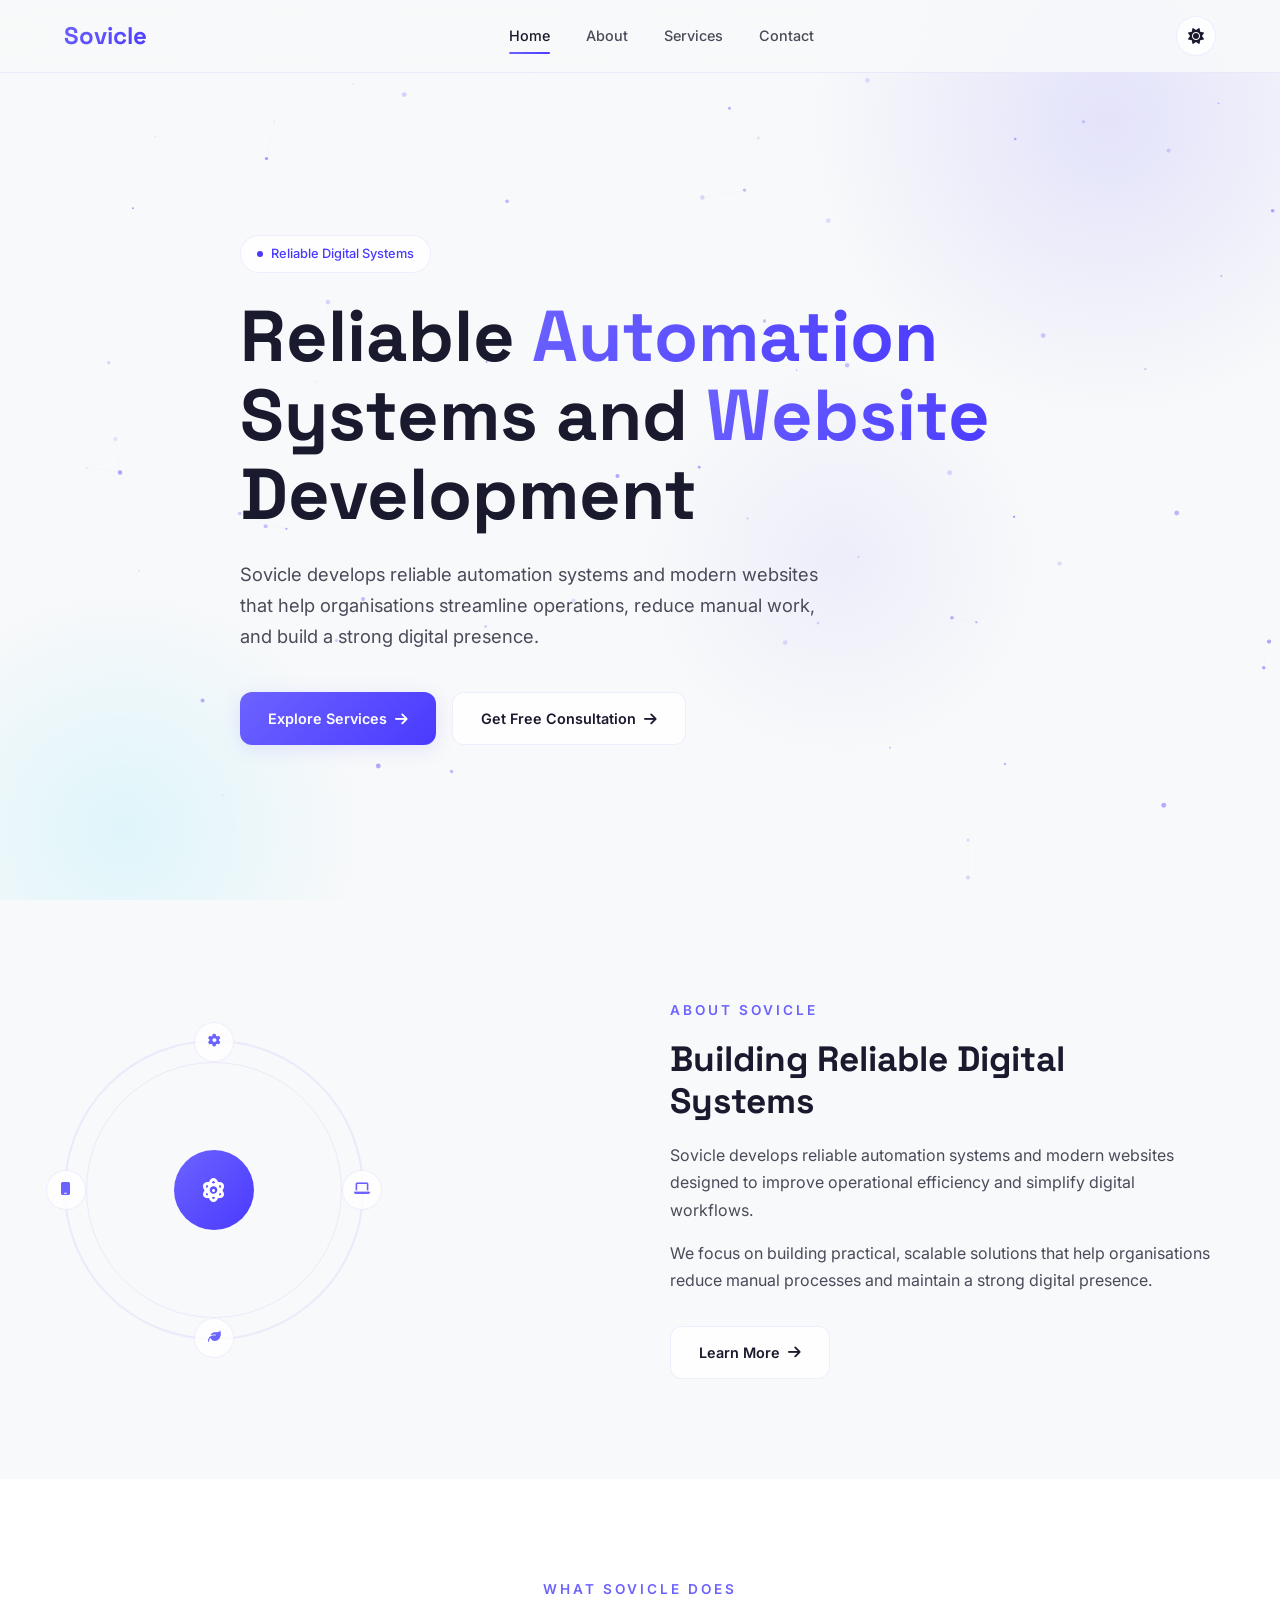
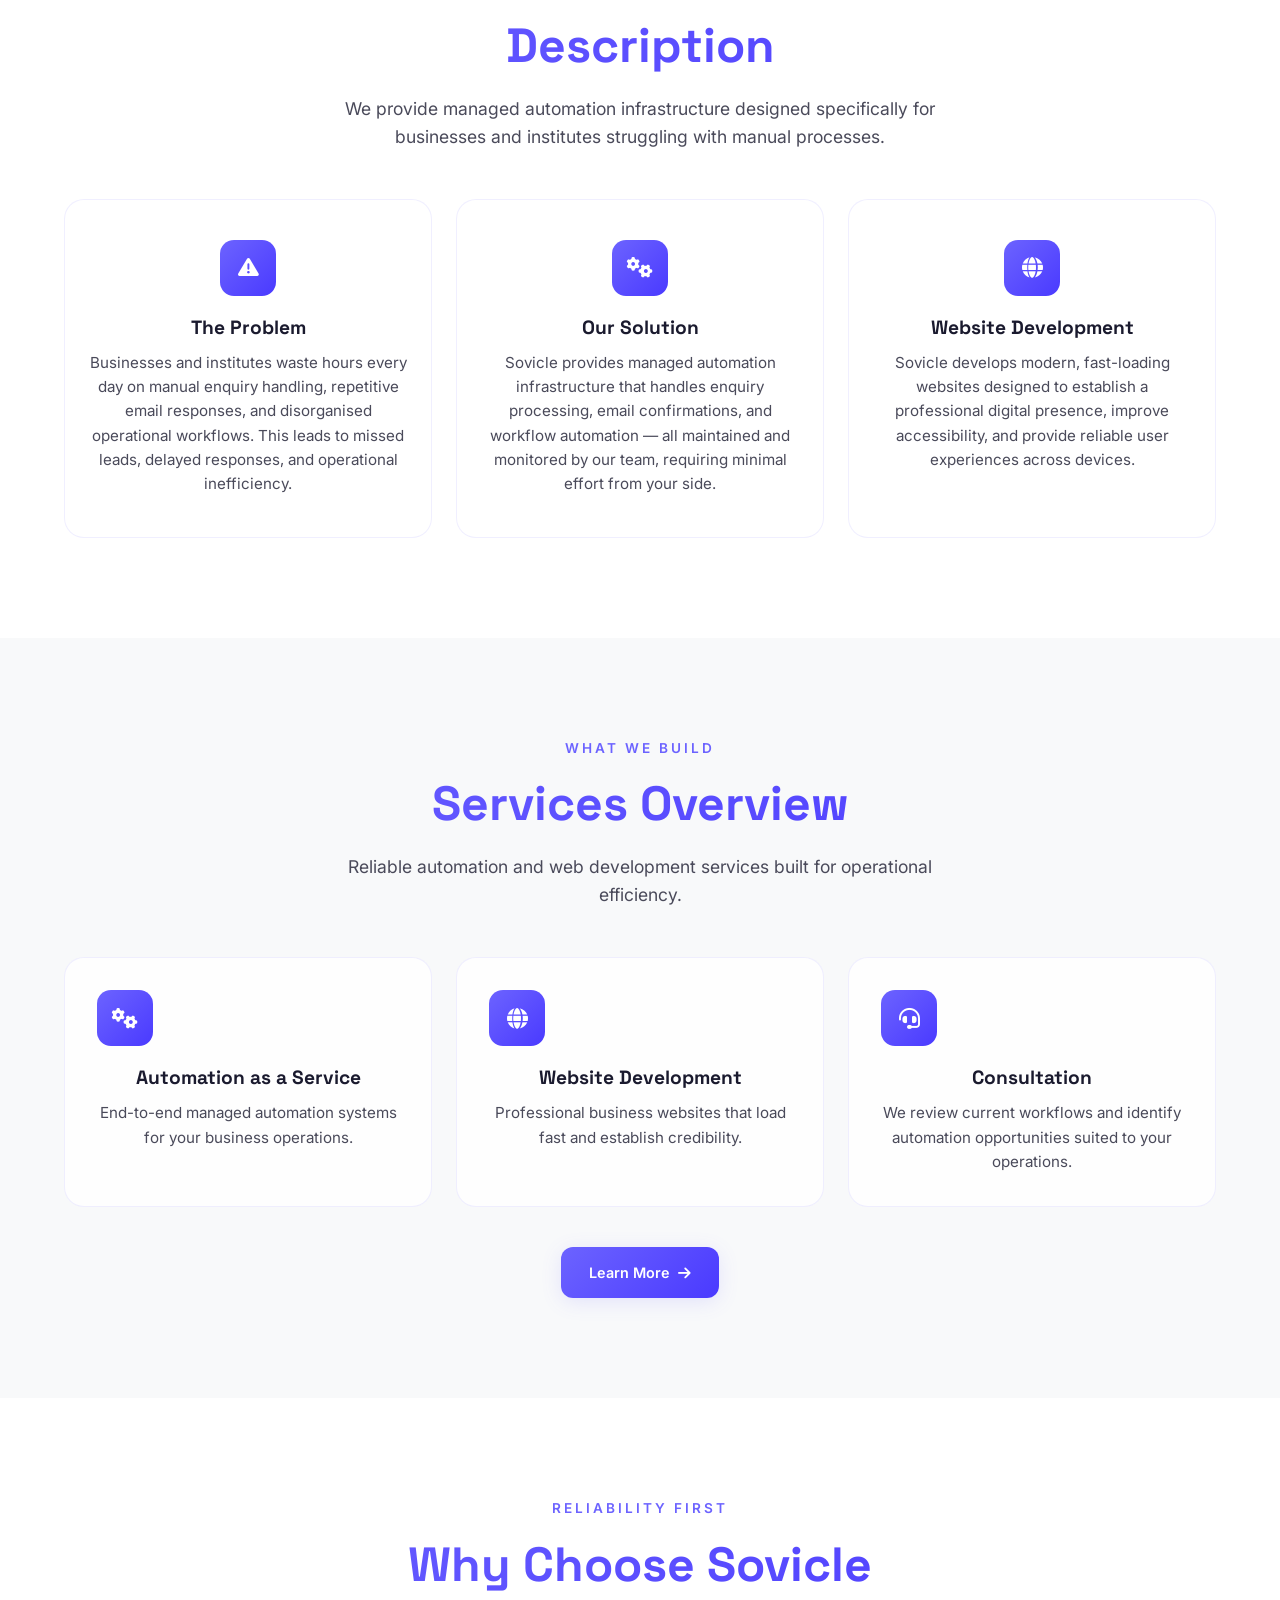
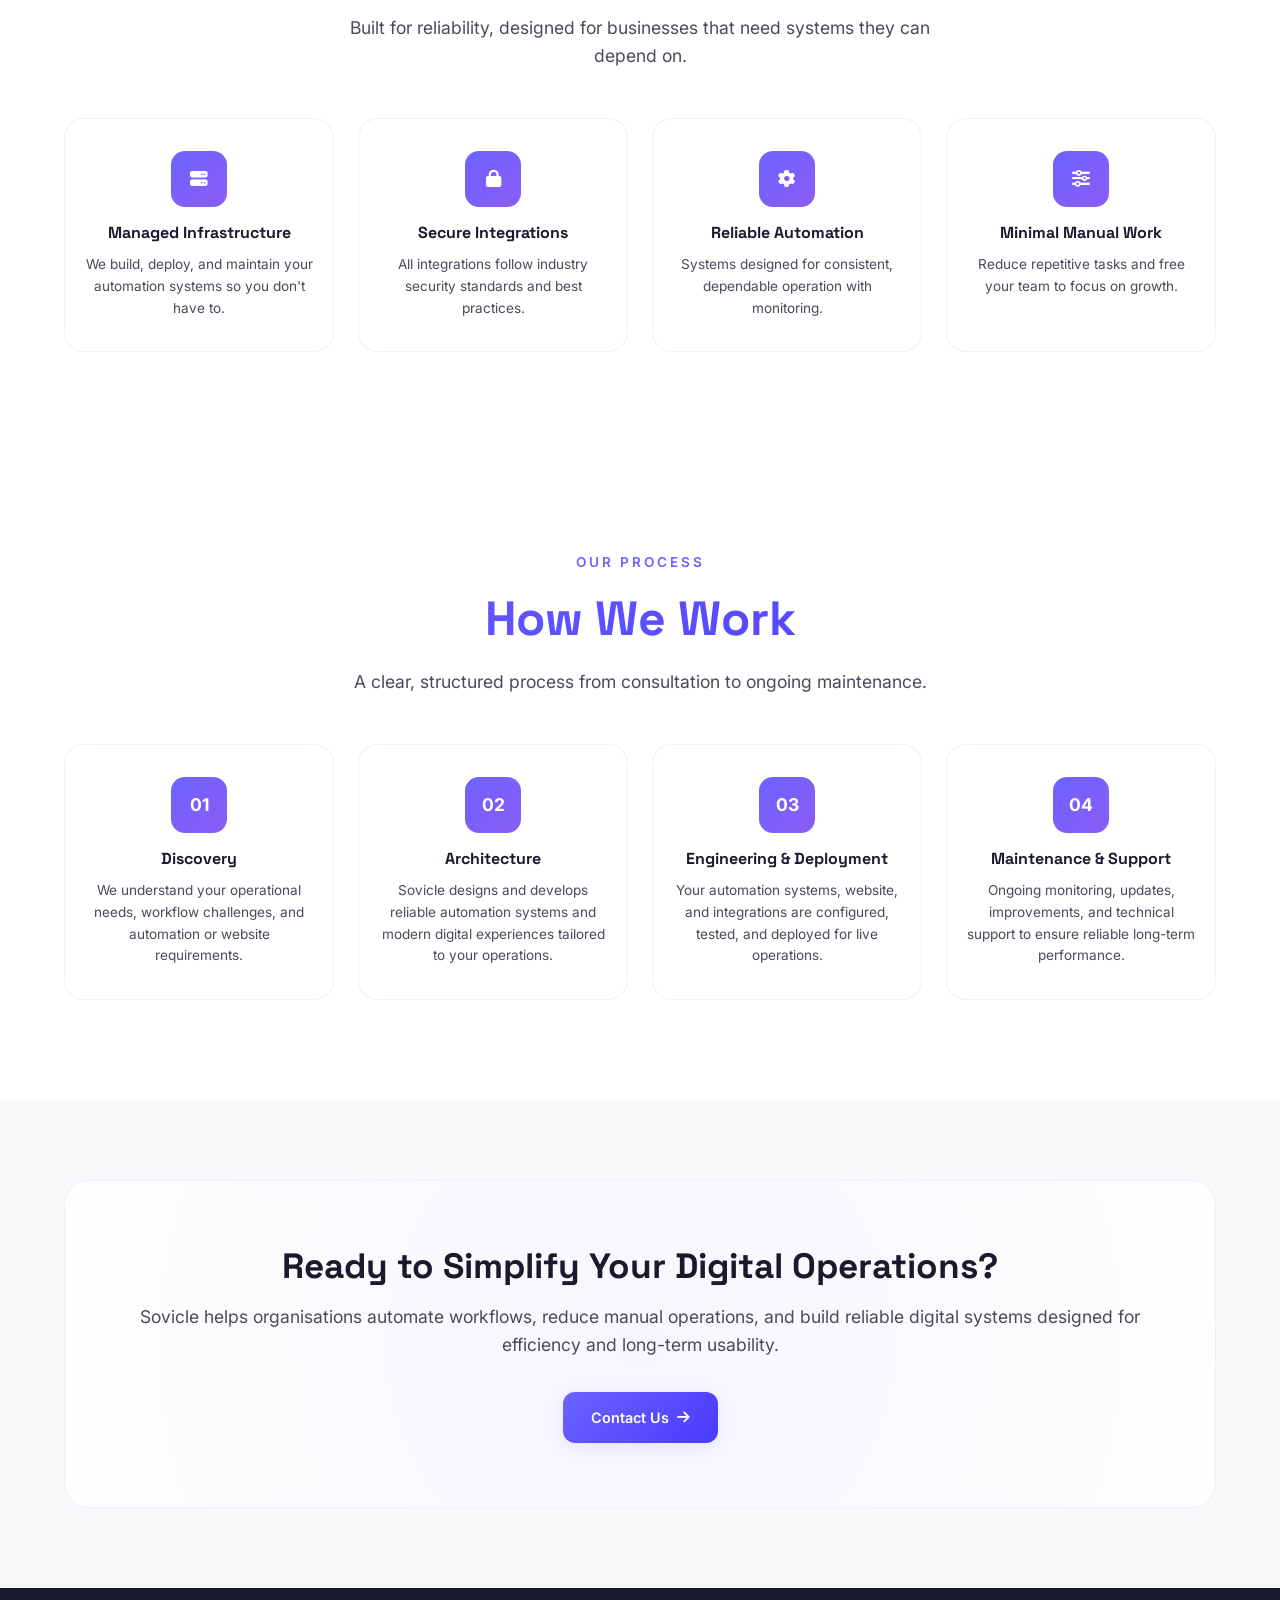
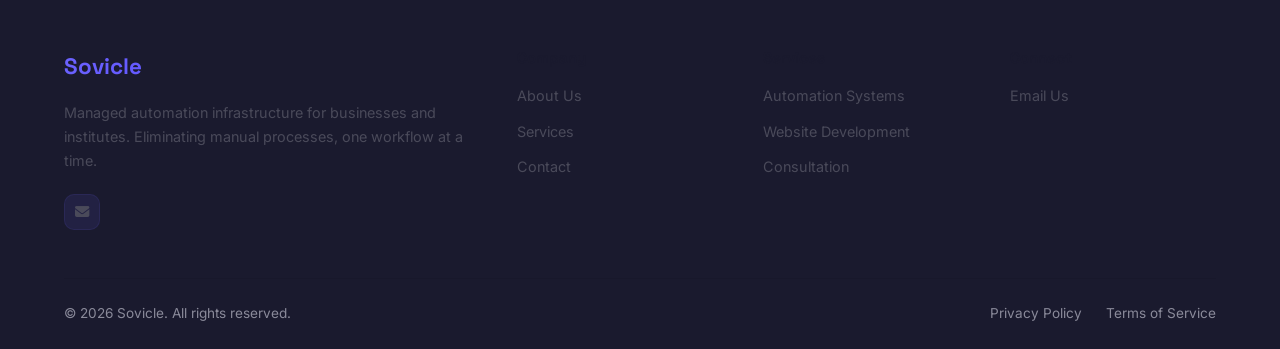
<file: index.html>
<!DOCTYPE html>
<html lang="en">
<head>
  <meta charset="UTF-8">
  <meta name="viewport" content="width=device-width, initial-scale=1.0">
  <meta name="description" content="Sovicle - Pioneering digital sovereignty, automation, and intelligent systems for the future of technology.">
  <meta name="keywords" content="Sovicle, digital sovereignty, automation, intelligent systems, future technology">
  <title>Sovicle</title>
  <link rel="stylesheet" href="https://cdnjs.cloudflare.com/ajax/libs/font-awesome/6.5.2/css/all.min.css">
  <link rel="stylesheet" href="style.css">
  <link rel="icon" type="image/png" href="favicon.png">
</head>
<body>
  <!-- Navbar -->
  <nav class="navbar">
    <div class="container">
      <a href="index" class="nav-brand">Sovicle</a>
      <div class="nav-links">
        <a href="index" class="active">Home</a>
        <a href="about">About</a>
        <a href="services">Services</a>
        <a href="contact">Contact</a>
      </div>
      <div class="nav-actions">
        <button class="theme-toggle" aria-label="Toggle theme">
          <i class="fas fa-moon"></i>
          <i class="fas fa-sun"></i>
        </button>
        <div class="hamburger" aria-label="Menu">
          <span></span>
          <span></span>
          <span></span>
        </div>
      </div>
    </div>
  </nav>

  <!-- Hero Section -->
  <section class="hero">
    <div class="hero-bg">
      <div class="hero-gradient-1"></div>
      <div class="hero-gradient-2"></div>
      <div class="hero-gradient-3"></div>
      <canvas id="particles-canvas"></canvas>
    </div>
    <div class="container">
      <div class="hero-content">
        <div class="hero-label">
          <span class="dot"></span>
          Reliable Digital Systems
        </div>
        <h1>Reliable <span class="gradient-text">Automation </span>Systems and <span class="gradient-text">Website </span>Development</h1>
        <p class="hero-description">Sovicle develops reliable automation systems and modern websites that help organisations streamline operations, reduce manual work, and build a strong digital presence.</p>
        <div class="hero-buttons">
          <a href="services" class="btn btn-primary">Explore Services <i class="fas fa-arrow-right"></i></a>
          <a href="contact" class="btn btn-secondary">Get Free Consultation <i class="fas fa-arrow-right"></i></a>
        </div>
      </div>
    </div>
  </section>

  <!-- About -->
  <section class="section">
    <div class="container">
      <div class="about-grid reveal">
        <div class="ecosystem-circle">
          <div class="ecosystem-center"><i class="fas fa-atom"></i></div>
          <div class="ecosystem-node"><i class="fas fa-cog"></i></div>
          <div class="ecosystem-node"><i class="fas fa-laptop"></i></div>
          <div class="ecosystem-node"><i class="fas fa-leaf"></i></div>
          <div class="ecosystem-node"><i class="fas fa-mobile"></i></div>
        </div>
        <div class="about-text">
          <span class="section-label">About Sovicle</span>
          <h2>Building Reliable Digital Systems</h2>
          <p>Sovicle develops reliable automation systems and modern websites designed to improve operational efficiency and simplify digital workflows.</p>
          <p>We focus on building practical, scalable solutions that help organisations reduce manual processes and maintain a strong digital presence.</p>
          <a href="about" class="btn btn-secondary" style="margin-top: 16px;">Learn More <i class="fas fa-arrow-right"></i></a>
        </div>
      </div>
    </div>
  </section>


    <!-- what sovv build -->
  <section class="section" style="background: var(--bg-secondary);">
    <div class="container text-center">
      <span class="section-label reveal">What Sovicle does</span>
      <h2 class="section-title reveal">Description</h2>
      <p class="section-subtitle reveal">We provide managed automation infrastructure designed specifically for businesses and institutes struggling with manual processes.</p>
      <div class="vision-cards">
        <div class="card vision-card reveal">
          <div class="card-icon"><i class="fas fa-triangle-exclamation"></i></div>
          <h3>The Problem</h3>
          <p>Businesses and institutes waste hours every day on manual enquiry handling, repetitive email responses, and disorganised operational workflows. This leads to missed leads, delayed responses, and operational inefficiency.</p>
        </div>
        <div class="card vision-card reveal">
          <div class="card-icon"><i class="fas fa-gears"></i></div>
          <h3>Our Solution</h3>
          <p>Sovicle provides managed automation infrastructure that handles enquiry processing, email confirmations, and workflow automation — all maintained and monitored by our team, requiring minimal effort from your side.</p>
        </div>
        <div class="card vision-card reveal">
          <div class="card-icon"><i class="fas fa-globe"></i></div>
          <h3>Website Development</h3>
          <p>Sovicle develops modern, fast-loading websites designed to establish a professional digital presence, improve accessibility, and provide reliable user experiences across devices.</p>
        </div>
      </div>
    </div>
  </section>

  <!-- Services Overview -->
  <section class="section">
    <div class="container text-center">
      <span class="section-label reveal">What We Build</span>
      <h2 class="section-title reveal">Services Overview</h2>
      <p class="section-subtitle reveal">Reliable automation and web development services built for operational efficiency.</p>
      <div class="grid-3">
        <div class="card reveal">
          <div class="card-icon"><i class="fas fa-gears"></i></div>
          <h3>Automation as a Service</h3>
          <p>End-to-end managed automation systems for your business operations.</p>
        </div>
        <div class="card reveal">
          <div class="card-icon"><i class="fas fa-globe"></i></div>
          <h3>Website Development</h3>
          <p>Professional business websites that load fast and establish credibility.</p>
        </div>
        <div class="card reveal">
          <div class="card-icon"><i class="fas fa-headset"></i></div>
          <h3>Consultation</h3>
          <p>We review current workflows and identify automation opportunities suited to your operations.</p>
        </div>
      </div>
      <a href="services" class="btn btn-primary reveal" style="margin-top: 40px;">Learn More <i class="fas fa-arrow-right"></i></a>
    </div>
  </section>

  <!-- why inx -->
  <section class="section" style="background: var(--bg-secondary);">
    <div class="container text-center">
      <span class="section-label reveal">Reliability First</span>
      <h2 class="section-title reveal">Why Choose Sovicle</h2>
      <p class="section-subtitle reveal">Built for reliability, designed for businesses that need systems they can depend on.</p>
      <div class="grid-4">
        <div class="card reveal" style="text-align: center; padding: 32px 20px;">
          <div class="card-icon" style="margin: 0 auto 16px; background: linear-gradient(135deg, #6c63ff, #8b5cf6);"><span style="font-weight: 700; font-size: 1.1rem;"><i class="fas fa-server"></i></span></div>
          <h3 style="font-size: 1rem;">Managed Infrastructure</h3>
          <p style="font-size: 0.85rem;">We build, deploy, and maintain your automation systems so you don't have to.</p>
        </div>
        <div class="card reveal" style="text-align: center; padding: 32px 20px;">
          <div class="card-icon" style="margin: 0 auto 16px; background: linear-gradient(135deg, #6c63ff, #8b5cf6);"><span style="font-weight: 700; font-size: 1.1rem;"><i class="fas fa-lock"></i></span></div>
          <h3 style="font-size: 1rem;">Secure Integrations</h3>
          <p style="font-size: 0.85rem;">All integrations follow industry security standards and best practices.</p>
        </div>
        <div class="card reveal" style="text-align: center; padding: 32px 20px;">
          <div class="card-icon" style="margin: 0 auto 16px; background: linear-gradient(135deg, #6c63ff, #8b5cf6);"><span style="font-weight: 700; font-size: 1.1rem;"><i class="fas fa-gear"></i></span></div>
          <h3 style="font-size: 1rem;">Reliable Automation</h3>
          <p style="font-size: 0.85rem;">Systems designed for consistent, dependable operation with monitoring.</p>
        </div>
        <div class="card reveal" style="text-align: center; padding: 32px 20px;">
          <div class="card-icon" style="margin: 0 auto 16px; background: linear-gradient(135deg, #6c63ff, #8b5cf6);"><span style="font-weight: 700; font-size: 1.1rem;"><i class="fas fa-sliders"></i></span></div>
          <h3 style="font-size: 1rem;">Minimal Manual Work</h3>
          <p style="font-size: 0.85rem;">Reduce repetitive tasks and free your team to focus on growth.</p>
        </div>
      </div>
    </div>
  </section>

  <!-- Process Section -->
  <section class="section" style="background: var(--bg-secondary);">
    <div class="container text-center">
      <span class="section-label reveal">Our Process</span>
      <h2 class="section-title reveal">How We Work</h2>
      <p class="section-subtitle reveal">A clear, structured process from consultation to ongoing maintenance.</p>
      <div class="grid-4">
        <div class="card reveal" style="text-align: center; padding: 32px 20px;">
          <div class="card-icon" style="margin: 0 auto 16px; background: linear-gradient(135deg, #6c63ff, #8b5cf6);"><span style="font-weight: 700; font-size: 1.1rem;">01</span></div>
          <h3 style="font-size: 1rem;">Discovery</h3>
          <p style="font-size: 0.85rem;">We understand your operational needs, workflow challenges, and automation or website requirements.</p>
        </div>
        <div class="card reveal" style="text-align: center; padding: 32px 20px;">
          <div class="card-icon" style="margin: 0 auto 16px; background: linear-gradient(135deg, #6c63ff, #8b5cf6);"><span style="font-weight: 700; font-size: 1.1rem;">02</span></div>
          <h3 style="font-size: 1rem;">Architecture</h3>
          <p style="font-size: 0.85rem;">Sovicle designs and develops reliable automation systems and modern digital experiences tailored to your operations.</p>
        </div>
        <div class="card reveal" style="text-align: center; padding: 32px 20px;">
          <div class="card-icon" style="margin: 0 auto 16px; background: linear-gradient(135deg, #6c63ff, #8b5cf6);"><span style="font-weight: 700; font-size: 1.1rem;">03</span></div>
          <h3 style="font-size: 1rem;">Engineering & Deployment</h3>
          <p style="font-size: 0.85rem;">Your automation systems, website, and integrations are configured, tested, and deployed for live operations.</p>
        </div>
        <div class="card reveal" style="text-align: center; padding: 32px 20px;">
          <div class="card-icon" style="margin: 0 auto 16px; background: linear-gradient(135deg, #6c63ff, #8b5cf6);"><span style="font-weight: 700; font-size: 1.1rem;">04</span></div>
          <h3 style="font-size: 1rem;">Maintenance & Support</h3>
          <p style="font-size: 0.85rem;">Ongoing monitoring, updates, improvements, and technical support to ensure reliable long-term performance.</p>
        </div>
      </div>
    </div>
  </section>

  <!-- CTA Section -->
  <section class="section cta-section">
    <div class="container">
      <div class="cta-box reveal">
        <h2>Ready to Simplify Your Digital Operations?</h2>
        <p>Sovicle helps organisations automate workflows, reduce manual operations, and build reliable digital systems designed for efficiency and long-term usability.</p>
        <a href="contact" class="btn btn-primary">Contact Us <i class="fas fa-arrow-right"></i></a>
      </div>
    </div>
  </section>

  <!-- Footer -->
  <footer class="footer">
    <div class="container">
      <div class="footer-grid">
        <div>
          <div class="footer-brand">Sovicle</div>
          <p class="footer-desc">Managed automation infrastructure for businesses and institutes. Eliminating manual processes, one workflow at a time.</p>
          <div class="footer-social">
            <a href="mailto:soviclehq@gmail.com" aria-label="Email"><i class="fas fa-envelope"></i></a>
          </div>
        </div>
        <div class="footer-column">
          <h4>Company</h4>
          <ul>
            <li><a href="about">About Us</a></li>
            <li><a href="services">Services</a></li>
            <li><a href="contact">Contact</a></li>
          </ul>
        </div>
        <div class="footer-column">
          <h4>Services</h4>
          <ul>
            <li><a href="services">Automation Systems</a></li>
            <li><a href="services">Website Development</a></li>
            <li><a href="services">Consultation</a></li>
          </ul>
        </div>
        <div class="footer-column">
          <h4>Connect</h4>
          <ul>
            <li><a href="mailto:soviclehq@gmail.com">Email Us</a></li>
          </ul>
        </div>
      </div>
      <div class="footer-bottom">
        <p>&copy; 2026 Sovicle. All rights reserved.</p>
        <div class="footer-bottom-links">
          <a href="privacy-policy">Privacy Policy</a>
          <a href="terms">Terms of Service</a>
        </div>
      </div>
    </div>
  </footer>

  <script src="script.js"></script>
</body>
</html>
</file>
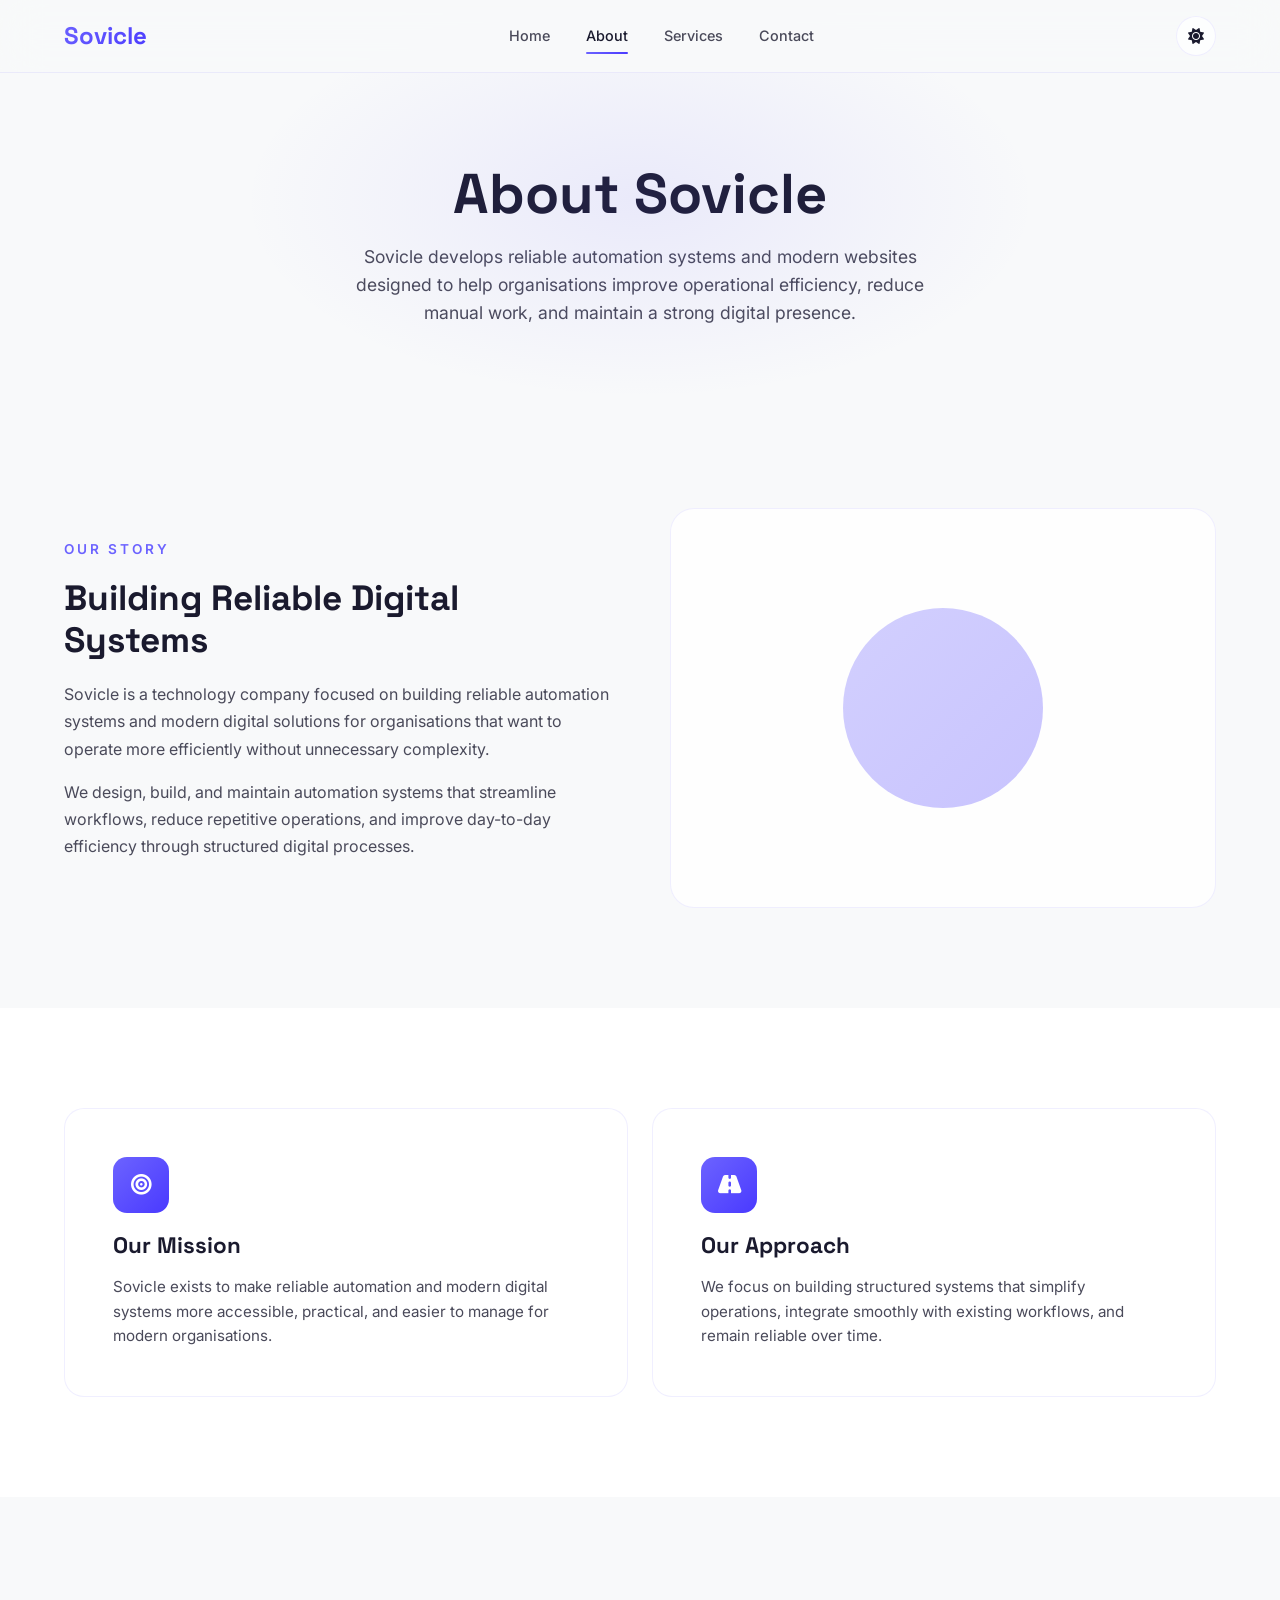
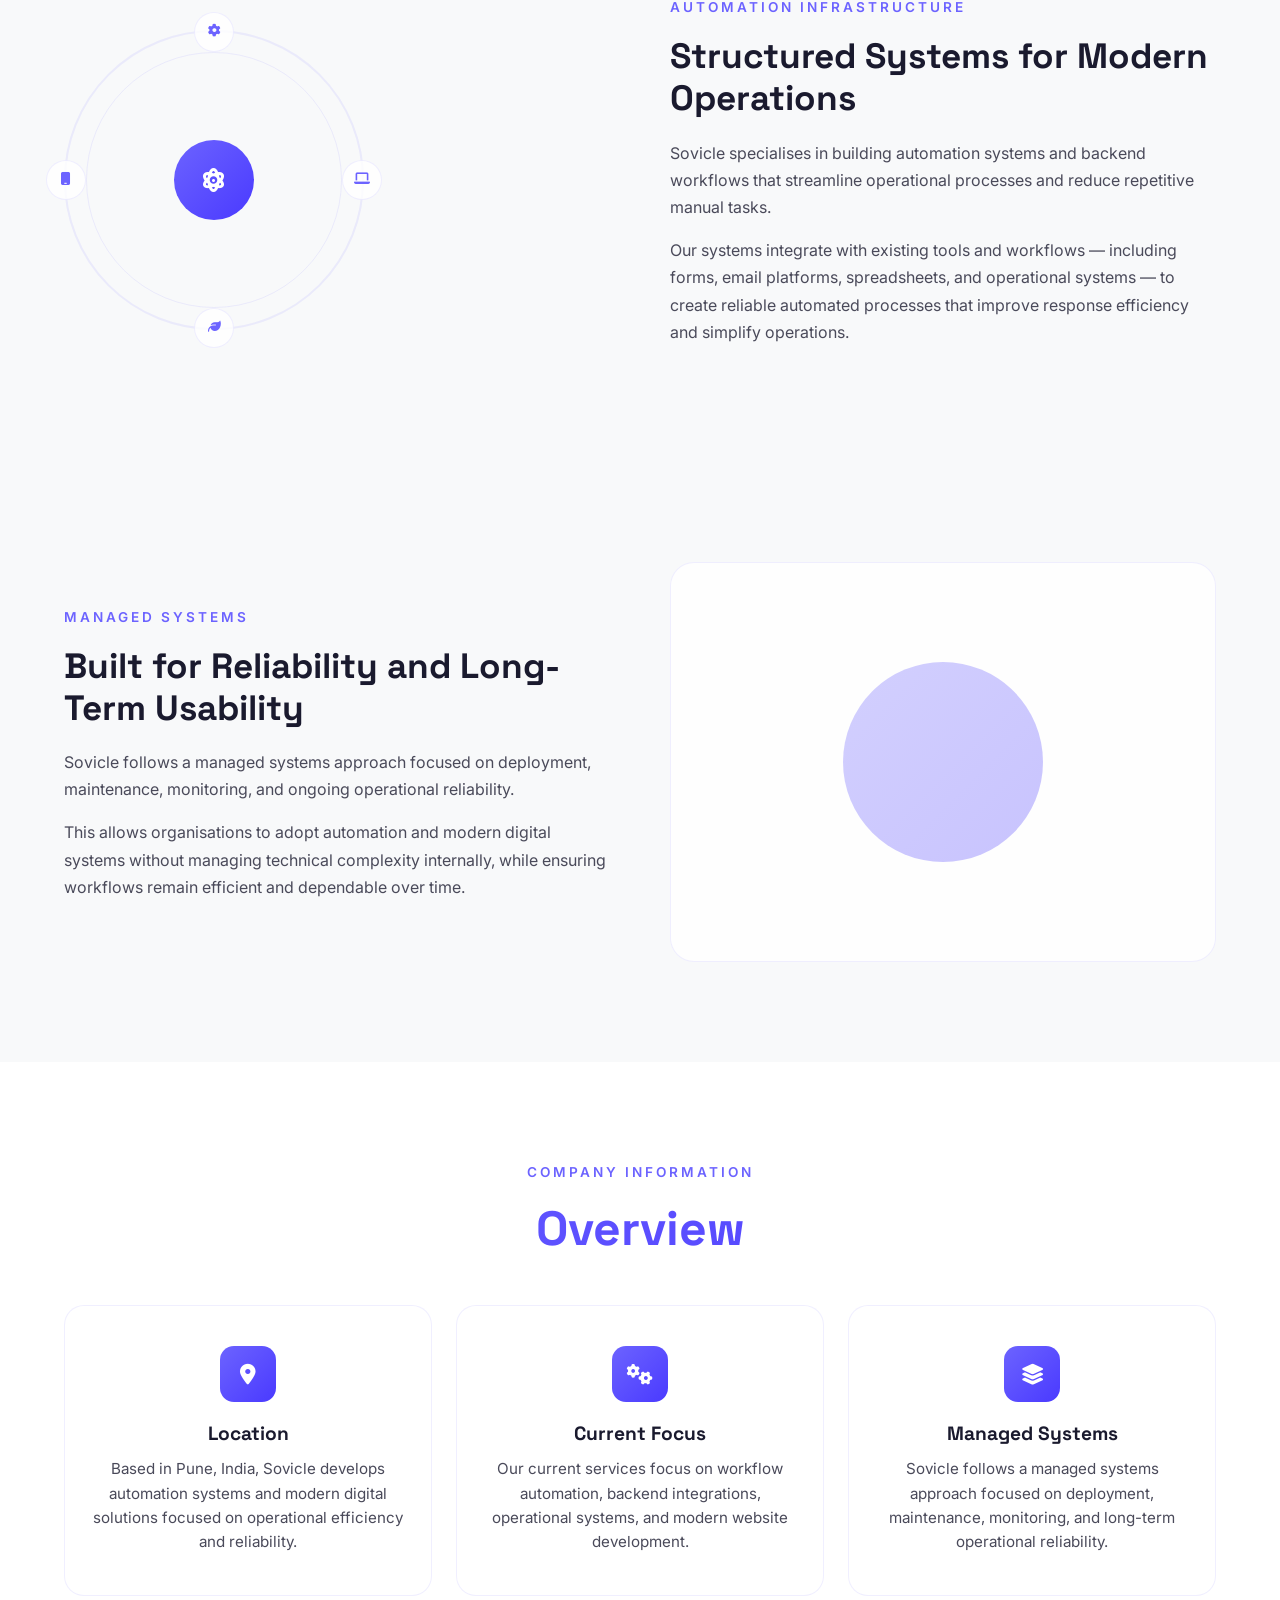
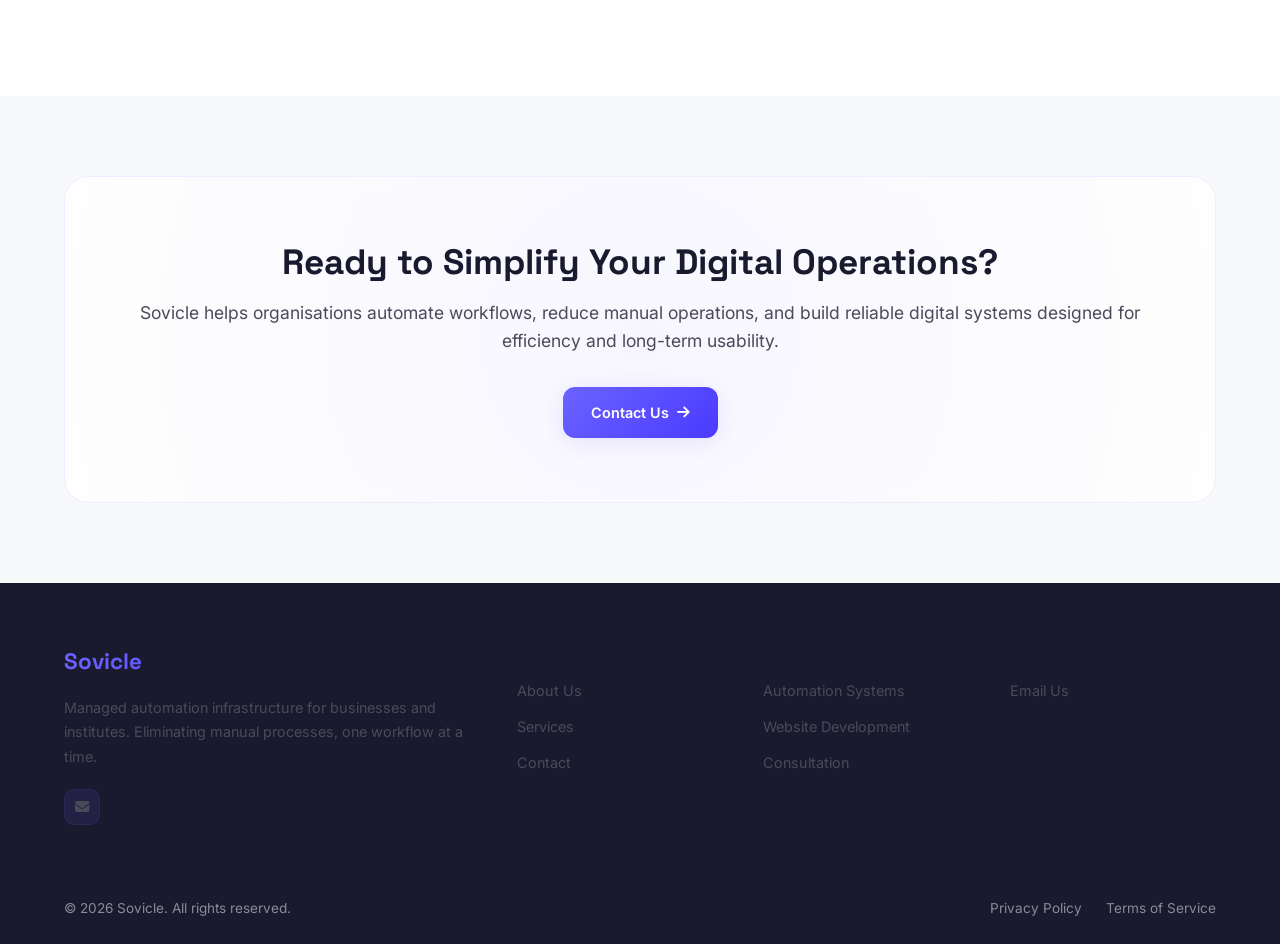
<file: about.html>
<!DOCTYPE html>
<html lang="en">
<head>
  <meta charset="UTF-8">
  <meta name="viewport" content="width=device-width, initial-scale=1.0">
  <meta name="description" content="Sovicle - Pioneering digital sovereignty, automation, and intelligent systems for the future of technology.">
  <meta name="keywords" content="Sovicle, digital sovereignty, automation, intelligent systems, future technology">
  <title>About - Sovicle</title>
  <link rel="stylesheet" href="https://cdnjs.cloudflare.com/ajax/libs/font-awesome/6.5.2/css/all.min.css">
  <link rel="stylesheet" href="style.css">
  <link rel="icon" type="image/png" href="favicon.png">
</head>
<body>
  <!-- Navbar -->
  <nav class="navbar">
    <div class="container">
      <a href="index" class="nav-brand">Sovicle</a>
      <div class="nav-links">
        <a href="index">Home</a>
        <a href="about" class="active">About</a>
        <a href="services">Services</a>
        <a href="contact">Contact</a>
      </div>
      <div class="nav-actions">
        <button class="theme-toggle" aria-label="Toggle theme">
          <i class="fas fa-moon"></i>
          <i class="fas fa-sun"></i>
        </button>
        <div class="hamburger" aria-label="Menu">
          <span></span>
          <span></span>
          <span></span>
        </div>
      </div>
    </div>
  </nav>

  <!-- Page Hero -->
  <section class="page-hero">
    <h1>About <span class="gradient-text">Sovicle</span></h1>
    <p>Sovicle develops reliable automation systems and modern websites designed to help organisations improve operational efficiency, reduce manual work, and maintain a strong digital presence.</p>
  </section>

  <!-- Company Story -->
  <section class="section">
    <div class="container">
      <div class="about-grid reveal">
        <div class="about-text">
          <span class="section-label">Our Story</span>
          <h2>Building Reliable Digital Systems</h2>
          <p>Sovicle is a technology company focused on building reliable automation systems and modern digital solutions for organisations that want to operate more efficiently without unnecessary complexity.</p>
          <p>We design, build, and maintain automation systems that streamline workflows, reduce repetitive operations, and improve day-to-day efficiency through structured digital processes.</p>
        </div>
        <div class="about-visual">
          <div class="about-visual-inner"></div>
        </div>
      </div>
    </div>
  </section>

  <!-- Mission & Vision -->
  <section class="section" style="background: var(--bg-secondary);">
    <div class="container">
      <div class="grid-2">
        <div class="card reveal" style="padding: 48px;">
          <div class="card-icon"><i class="fas fa-bullseye"></i></div>
          <h3 style="font-size: 1.4rem; margin-bottom: 16px;">Our Mission</h3>
          <p>Sovicle exists to make reliable automation and modern digital systems more accessible, practical, and easier to manage for modern organisations.</p>
        </div>
        <div class="card reveal" style="padding: 48px;">
          <div class="card-icon"><i class="fas fa-road"></i></div>
          <h3 style="font-size: 1.4rem; margin-bottom: 16px;">Our Approach</h3>
          <p>We focus on building structured systems that simplify operations, integrate smoothly with existing workflows, and remain reliable over time.</p>
        </div>
      </div>
    </div>
  </section>

  <!-- Automation infra -->
  <section class="section">
    <div class="container">
      <div class="about-grid reveal">
        <div class="ecosystem-circle">
          <div class="ecosystem-center"><i class="fas fa-atom"></i></div>
          <div class="ecosystem-node"><i class="fas fa-cog"></i></div>
          <div class="ecosystem-node"><i class="fas fa-laptop"></i></div>
          <div class="ecosystem-node"><i class="fas fa-leaf"></i></div>
          <div class="ecosystem-node"><i class="fas fa-mobile"></i></div>
        </div>
        <div class="about-text">
          <span class="section-label">Automation Infrastructure</span>
          <h2>Structured Systems for Modern Operations</h2>
          <p>Sovicle specialises in building automation systems and backend workflows that streamline operational processes and reduce repetitive manual tasks.</p>
          <p>Our systems integrate with existing tools and workflows — including forms, email platforms, spreadsheets, and operational systems — to create reliable automated processes that improve response efficiency and simplify operations.</p>
        </div>
      </div>
    </div>
  </section>
  
  <!-- managed systems -->
  <section class="section">
    <div class="container">
      <div class="about-grid reveal">
        <div class="about-text">
          <span class="section-label">Managed Systems</span>
          <h2>Built for Reliability and Long-Term Usability</h2>
          <p>Sovicle follows a managed systems approach focused on deployment, maintenance, monitoring, and ongoing operational reliability.</p>
          <p>This allows organisations to adopt automation and modern digital systems without managing technical complexity internally, while ensuring workflows remain efficient and dependable over time.</p>
        </div>
        <div class="about-visual">
          <div class="about-visual-inner"></div>
        </div>
      </div>
    </div>
  </section>

    <!-- Company Overview -->
  <section class="section" style="background: var(--bg-secondary);">
    <div class="container text-center">
      <span class="section-label reveal">Company Information</span>
      <h2 class="section-title reveal">Overview</h2>
      <p class="section-subtitle reveal"></p>
      <div class="vision-cards">
        <div class="card vision-card reveal">
          <div class="card-icon"><i class="fas fa-location-dot"></i></div>
          <h3>Location</h3>
          <p>Based in Pune, India, Sovicle develops automation systems and modern digital solutions focused on operational efficiency and reliability.</p>
        </div>
        <div class="card vision-card reveal">
          <div class="card-icon"><i class="fas fa-gears"></i></div>
          <h3>Current Focus</h3>
          <p>Our current services focus on workflow automation, backend integrations, operational systems, and modern website development.</p>
        </div>
        <div class="card vision-card reveal">
          <div class="card-icon"><i class="fas fa-layer-group"></i></div>
          <h3>Managed Systems</h3>
          <p>Sovicle follows a managed systems approach focused on deployment, maintenance, monitoring, and long-term operational reliability.</p>
        </div>
      </div>
    </div>
  </section>


  <!-- CTA Section -->
  <section class="section cta-section">
    <div class="container">
      <div class="cta-box reveal">
        <h2>Ready to Simplify Your Digital Operations?</h2>
        <p>Sovicle helps organisations automate workflows, reduce manual operations, and build reliable digital systems designed for efficiency and long-term usability.</p>
        <a href="contact" class="btn btn-primary">Contact Us <i class="fas fa-arrow-right"></i></a>
      </div>
    </div>
  </section>

  <!-- Footer -->
  <footer class="footer">
    <div class="container">
      <div class="footer-grid">
        <div>
          <div class="footer-brand">Sovicle</div>
          <p class="footer-desc">Managed automation infrastructure for businesses and institutes. Eliminating manual processes, one workflow at a time.</p>
          <div class="footer-social">
            <a href="mailto:soviclehq@gmail.com" aria-label="Email"><i class="fas fa-envelope"></i></a>
          </div>
        </div>
        <div class="footer-column">
          <h4>Company</h4>
          <ul>
            <li><a href="about">About Us</a></li>
            <li><a href="services">Services</a></li>
            <li><a href="contact">Contact</a></li>
          </ul>
        </div>
        <div class="footer-column">
          <h4>Services</h4>
          <ul>
            <li><a href="services">Automation Systems</a></li>
            <li><a href="services">Website Development</a></li>
            <li><a href="services">Consultation</a></li>
          </ul>
        </div>
        <div class="footer-column">
          <h4>Connect</h4>
          <ul>
            <li><a href="mailto:soviclehq@gmail.com">Email Us</a></li>
          </ul>
        </div>
      </div>
      <div class="footer-bottom">
        <p>&copy; 2026 Sovicle. All rights reserved.</p>
        <div class="footer-bottom-links">
          <a href="privacy-policy">Privacy Policy</a>
          <a href="terms">Terms of Service</a>
        </div>
      </div>
    </div>
  </footer>

  <script src="script.js"></script>
</body>
</html>
</file>
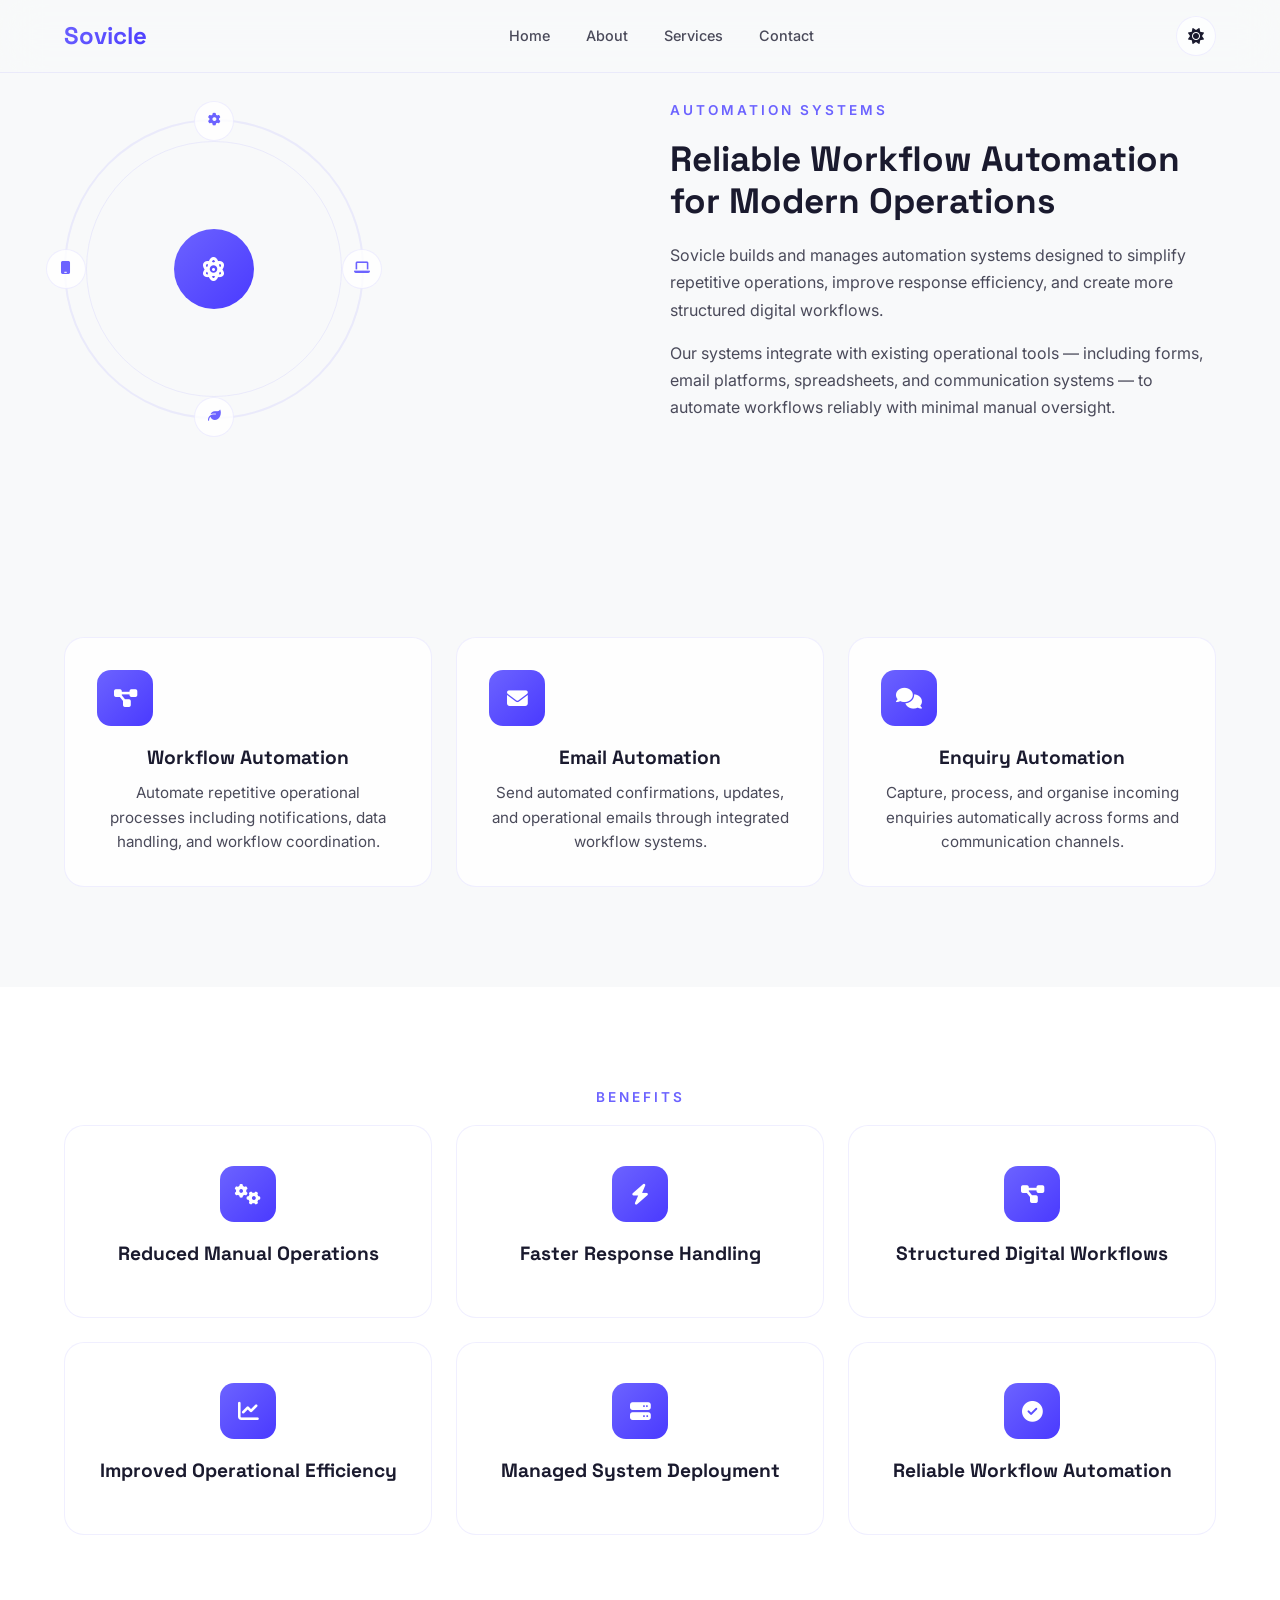
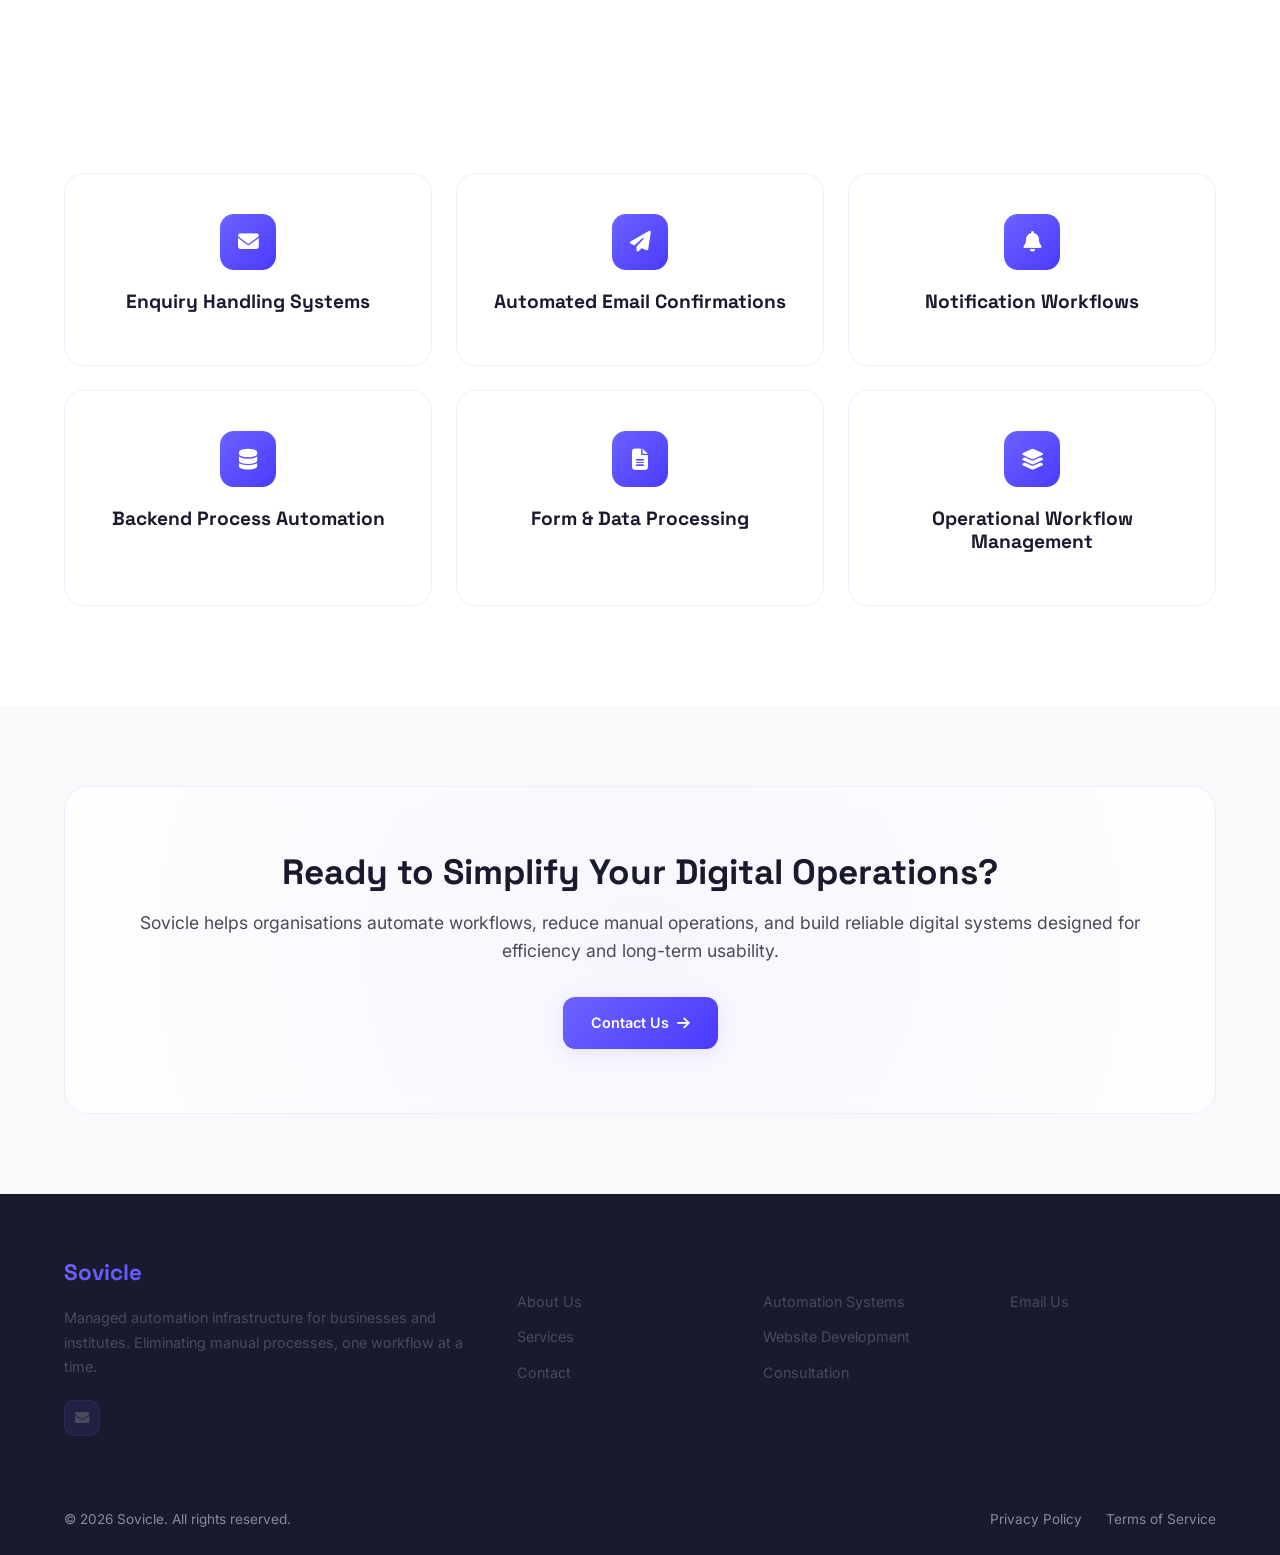
<file: automation-systems.html>
<!DOCTYPE html>
<html lang="en">
<head>
  <meta charset="UTF-8">
  <meta name="viewport" content="width=device-width, initial-scale=1.0">
  <meta name="description" content="Sovicle - Pioneering digital sovereignty, automation, and intelligent systems for the future of technology.">
  <meta name="keywords" content="Sovicle, digital sovereignty, automation, intelligent systems, future technology">
  <title>Automation Systems - Sovicle</title>
  <link rel="stylesheet" href="https://cdnjs.cloudflare.com/ajax/libs/font-awesome/6.5.2/css/all.min.css">
  <link rel="stylesheet" href="style.css">
  <link rel="icon" type="image/png" href="favicon.png">
</head>
<body>
  <!-- Navbar -->
  <nav class="navbar">
    <div class="container">
      <a href="index" class="nav-brand">Sovicle</a>
      <div class="nav-links">
        <a href="index">Home</a>
        <a href="about">About</a>
        <a href="services">Services</a>
        <a href="contact">Contact</a>
      </div>
      <div class="nav-actions">
        <button class="theme-toggle" aria-label="Toggle theme">
          <i class="fas fa-moon"></i>
          <i class="fas fa-sun"></i>
        </button>
        <div class="hamburger" aria-label="Menu">
          <span></span>
          <span></span>
          <span></span>
        </div>
      </div>
    </div>
  </nav>

    <!-- About -->
  <section class="section">
    <div class="container">
      <div class="about-grid reveal">
        <div class="ecosystem-circle">
          <div class="ecosystem-center"><i class="fas fa-atom"></i></div>
          <div class="ecosystem-node"><i class="fas fa-cog"></i></div>
          <div class="ecosystem-node"><i class="fas fa-laptop"></i></div>
          <div class="ecosystem-node"><i class="fas fa-leaf"></i></div>
          <div class="ecosystem-node"><i class="fas fa-mobile"></i></div>
        </div>
        <div class="about-text">
          <span class="section-label">Automation Systems</span>
          <h2>Reliable Workflow Automation for Modern Operations</h2>
          <p>Sovicle builds and manages automation systems designed to simplify repetitive operations, improve response efficiency, and create more structured digital workflows.</p>
          <p>Our systems integrate with existing operational tools — including forms, email platforms, spreadsheets, and communication systems — to automate workflows reliably with minimal manual oversight.</p>
        </div>
      </div>
    </div>
  </section>

  <!-- Cards -->
  <section class="section">
    <div class="container text-center">
      <div class="grid-3">
        <div class="card reveal">
          <div class="card-icon"><i class="fas fa-diagram-project"></i></div>
          <h3>Workflow Automation</h3>
          <p>Automate repetitive operational processes including notifications, data handling, and workflow coordination.</p>
        </div>
        <div class="card reveal">
          <div class="card-icon"><i class="fas fa-envelope"></i></div>
          <h3>Email Automation</h3>
          <p>Send automated confirmations, updates, and operational emails through integrated workflow systems.</p>
        </div>
        <div class="card reveal">
          <div class="card-icon"><i class="fas fa-comments"></i></div>
          <h3>Enquiry Automation</h3>
          <p>Capture, process, and organise incoming enquiries automatically across forms and communication channels.</p>
        </div>
      </div>
    </div>
  </section>


<!-- Benefits -->
  <section class="section" style="background: var(--bg-secondary);">
    <div class="container text-center">
      <span class="section-label reveal">Benefits</span>
      <div class="vision-cards">
        <div class="card vision-card reveal">
          <div class="card-icon"><i class="fas fa-gears"></i></div>
          <h3>Reduced Manual Operations</h3>
        </div>
        <div class="card vision-card reveal">
          <div class="card-icon"><i class="fas fa-bolt"></i></div>
          <h3>Faster Response Handling</h3>
        </div>
        <div class="card vision-card reveal">
          <div class="card-icon"><i class="fas fa-diagram-project"></i></div>
          <h3>Structured Digital Workflows</h3>
        </div>
        <div class="card vision-card reveal">
          <div class="card-icon"><i class="fas fa-chart-line"></i></div>
          <h3>Improved Operational Efficiency</h3>
        </div>
        <div class="card vision-card reveal">
          <div class="card-icon"><i class="fas fa-server"></i></div>
          <h3>Managed System Deployment</h3>
        </div>
        <div class="card vision-card reveal">
          <div class="card-icon"><i class="fas fa-check-circle"></i></div>
          <h3>Reliable Workflow Automation</h3>
        </div>
      </div>
    </div>
  </section>

<!-- Use Cases -->
  <section class="section" style="background: var(--bg-secondary);">
    <div class="container text-center">
      <span class="section-label reveal">Use Cases</span>
      <div class="vision-cards">
        <div class="card vision-card reveal">
          <div class="card-icon"><i class="fas fa-envelope"></i></div>
          <h3>Enquiry Handling Systems</h3>
        </div>
        <div class="card vision-card reveal">
          <div class="card-icon"><i class="fas fa-paper-plane"></i></div>
          <h3>Automated Email Confirmations</h3>
        </div>
        <div class="card vision-card reveal">
          <div class="card-icon"><i class="fas fa-bell"></i></div>
          <h3>Notification Workflows</h3>
        </div>
        <div class="card vision-card reveal">
          <div class="card-icon"><i class="fas fa-database"></i></div>
          <h3>Backend Process Automation</h3>
        </div>
        <div class="card vision-card reveal">
          <div class="card-icon"><i class="fas fa-file-lines"></i></div>
          <h3>Form & Data Processing</h3>
        </div>
        <div class="card vision-card reveal">
          <div class="card-icon"><i class="fas fa-layer-group"></i></div>
          <h3>Operational Workflow Management</h3>
        </div>
      </div>
    </div>
  </section>

  <!-- CTA Section -->
  <section class="section cta-section">
    <div class="container">
      <div class="cta-box reveal">
        <h2>Ready to Simplify Your Digital Operations?</h2>
        <p>Sovicle helps organisations automate workflows, reduce manual operations, and build reliable digital systems designed for efficiency and long-term usability.</p>
        <a href="contact" class="btn btn-primary">Contact Us <i class="fas fa-arrow-right"></i></a>
      </div>
    </div>
  </section>

  <!-- Footer -->
  <footer class="footer">
    <div class="container">
      <div class="footer-grid">
        <div>
          <div class="footer-brand">Sovicle</div>
          <p class="footer-desc">Managed automation infrastructure for businesses and institutes. Eliminating manual processes, one workflow at a time.</p>
          <div class="footer-social">
            <a href="mailto:soviclehq@gmail.com" aria-label="Email"><i class="fas fa-envelope"></i></a>
          </div>
        </div>
        <div class="footer-column">
          <h4>Company</h4>
          <ul>
            <li><a href="about">About Us</a></li>
            <li><a href="services">Services</a></li>
            <li><a href="contact">Contact</a></li>
          </ul>
        </div>
        <div class="footer-column">
          <h4>Services</h4>
          <ul>
            <li><a href="services">Automation Systems</a></li>
            <li><a href="services">Website Development</a></li>
            <li><a href="services">Consultation</a></li>
          </ul>
        </div>
        <div class="footer-column">
          <h4>Connect</h4>
          <ul>
            <li><a href="mailto:soviclehq@gmail.com">Email Us</a></li>
          </ul>
        </div>
      </div>
      <div class="footer-bottom">
        <p>&copy; 2026 Sovicle. All rights reserved.</p>
        <div class="footer-bottom-links">
          <a href="privacy-policy">Privacy Policy</a>
          <a href="terms">Terms of Service</a>
        </div>
      </div>
    </div>
  </footer>

  <script src="script.js"></script>
</body>
</html>
</file>
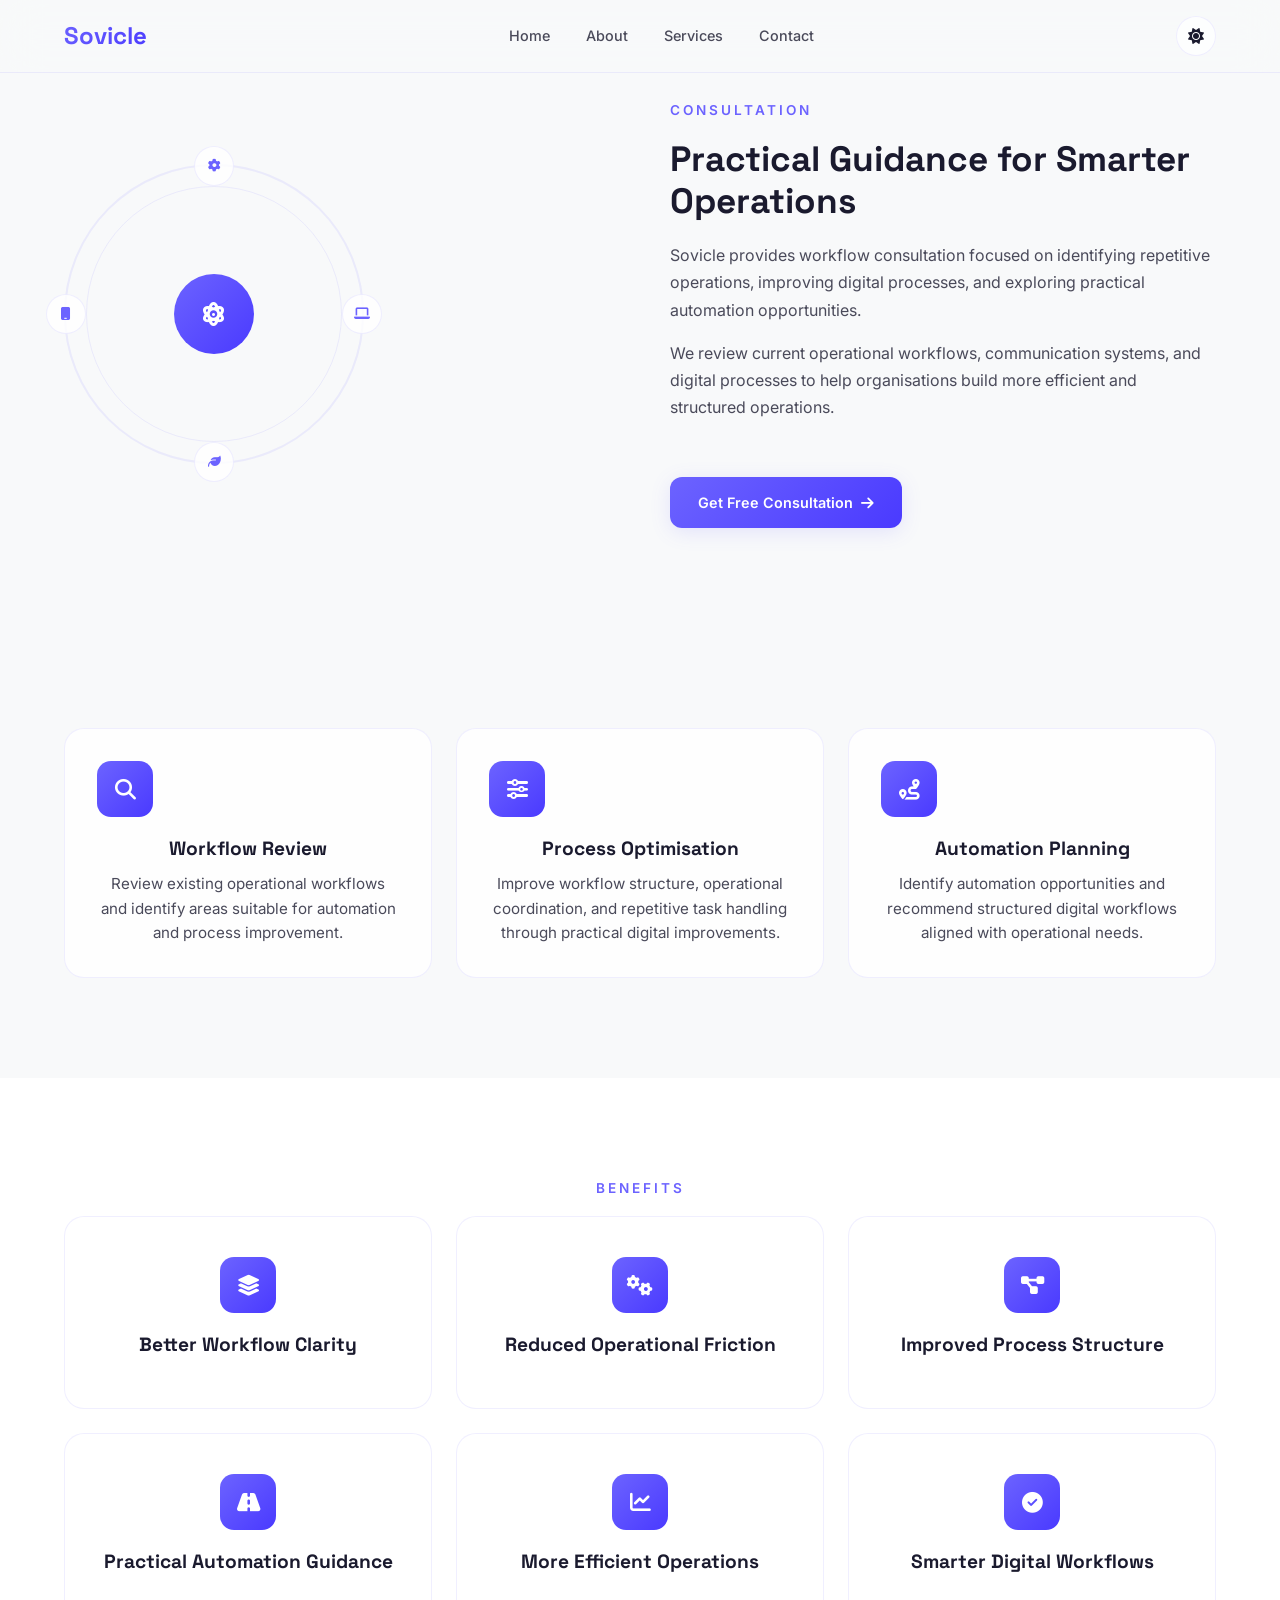
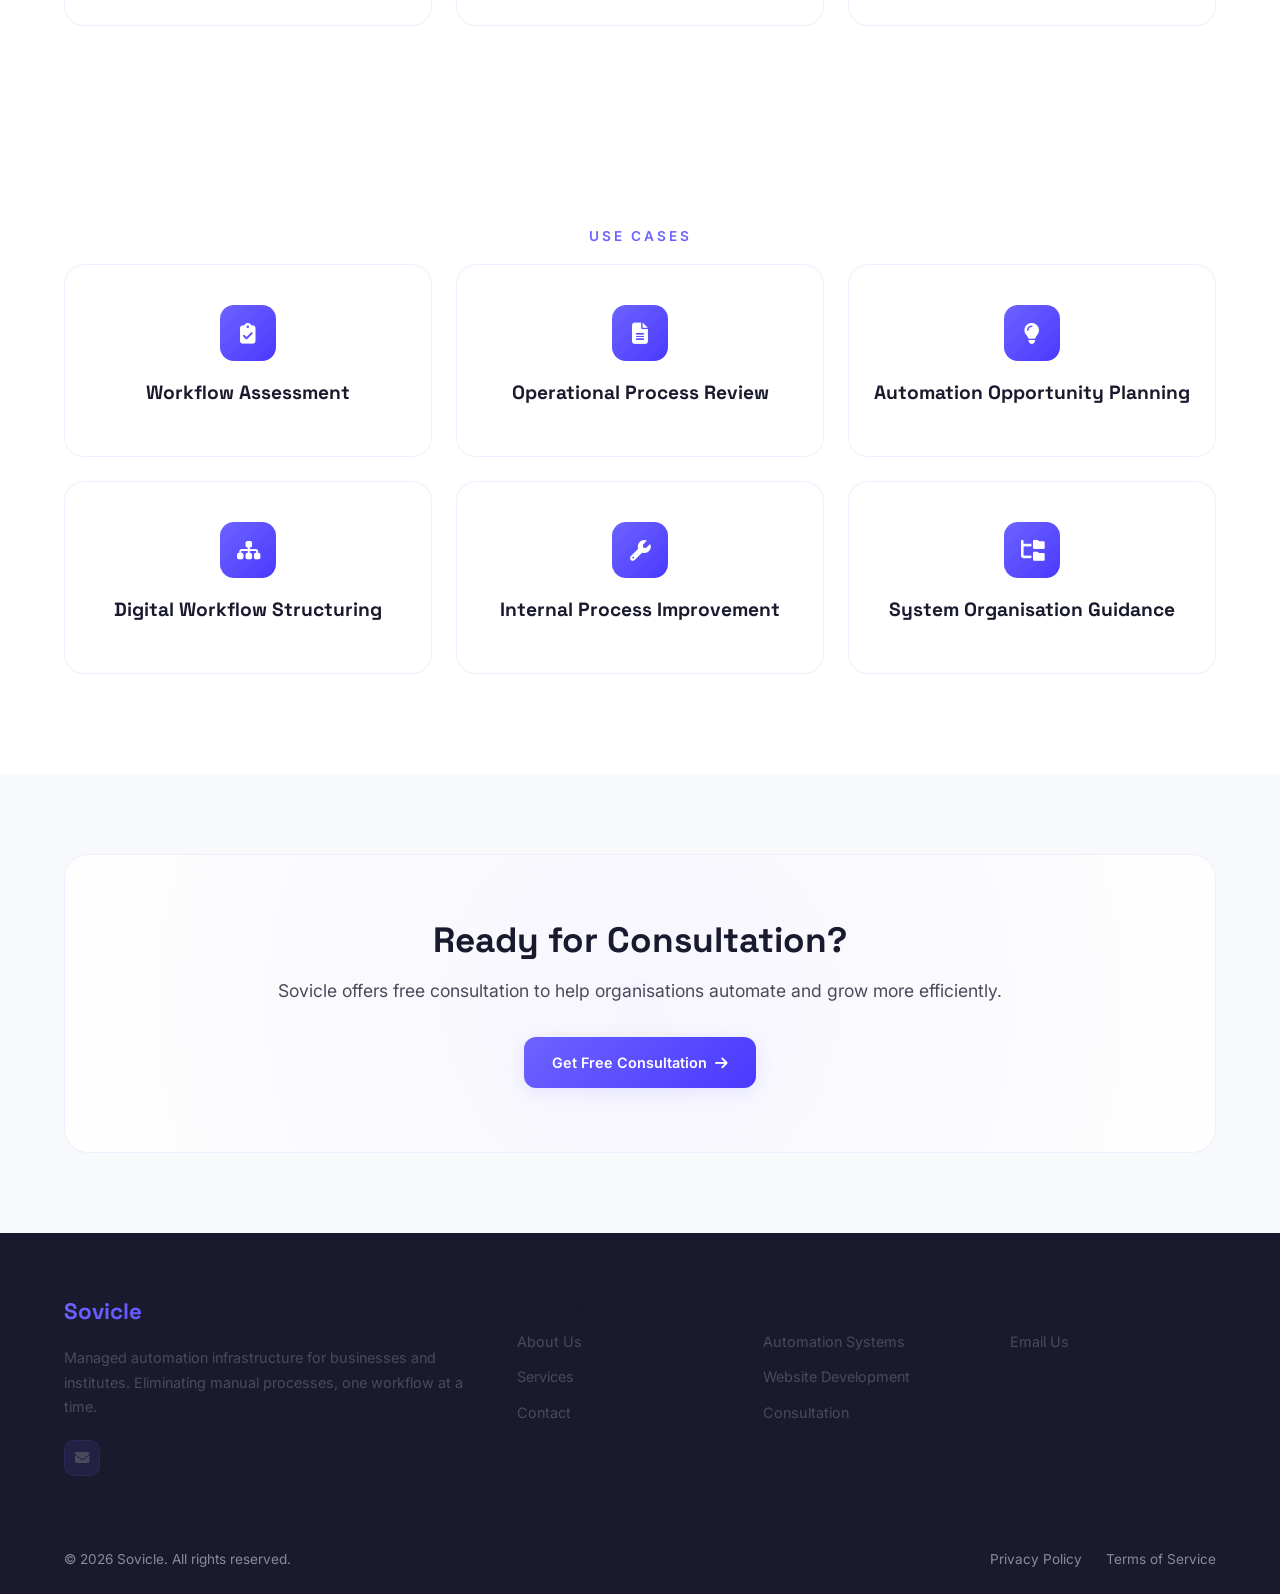
<file: consultation.html>
<!DOCTYPE html>
<html lang="en">
<head>
  <meta charset="UTF-8">
  <meta name="viewport" content="width=device-width, initial-scale=1.0">
  <meta name="description" content="Sovicle - Pioneering digital sovereignty, automation, and intelligent systems for the future of technology.">
  <meta name="keywords" content="Sovicle, digital sovereignty, automation, intelligent systems, future technology">
  <title>Consultation - Sovicle</title>
  <link rel="stylesheet" href="https://cdnjs.cloudflare.com/ajax/libs/font-awesome/6.5.2/css/all.min.css">
  <link rel="stylesheet" href="style.css">
  <link rel="icon" type="image/png" href="favicon.png">
</head>
<body>
  <!-- Navbar -->
  <nav class="navbar">
    <div class="container">
      <a href="index" class="nav-brand">Sovicle</a>
      <div class="nav-links">
        <a href="index">Home</a>
        <a href="about">About</a>
        <a href="services">Services</a>
        <a href="contact">Contact</a>
      </div>
      <div class="nav-actions">
        <button class="theme-toggle" aria-label="Toggle theme">
          <i class="fas fa-moon"></i>
          <i class="fas fa-sun"></i>
        </button>
        <div class="hamburger" aria-label="Menu">
          <span></span>
          <span></span>
          <span></span>
        </div>
      </div>
    </div>
  </nav>

    <!-- About -->
  <section class="section">
    <div class="container">
      <div class="about-grid reveal">
        <div class="ecosystem-circle">
          <div class="ecosystem-center"><i class="fas fa-atom"></i></div>
          <div class="ecosystem-node"><i class="fas fa-cog"></i></div>
          <div class="ecosystem-node"><i class="fas fa-laptop"></i></div>
          <div class="ecosystem-node"><i class="fas fa-leaf"></i></div>
          <div class="ecosystem-node"><i class="fas fa-mobile"></i></div>
        </div>
        <div class="about-text">
          <span class="section-label">Consultation</span>
          <h2>Practical Guidance for Smarter Operations</h2>
          <p>Sovicle provides workflow consultation focused on identifying repetitive operations, improving digital processes, and exploring practical automation opportunities.</p>
          <p>We review current operational workflows, communication systems, and digital processes to help organisations build more efficient and structured operations.</p>
          <a href="contact" class="btn btn-primary reveal" style="margin-top: 40px;">Get Free Consultation <i class="fas fa-arrow-right"></i></a>
        </div>
      </div>
    </div>
  </section>

<!-- Cards -->
  <section class="section">
    <div class="container text-center">
      <div class="grid-3">
        <div class="card reveal">
          <div class="card-icon"><i class="fas fa-magnifying-glass"></i></div>
          <h3>Workflow Review</h3>
          <p>Review existing operational workflows and identify areas suitable for automation and process improvement.</p>
        </div>
        <div class="card reveal">
          <div class="card-icon"><i class="fas fa-sliders"></i></div>
          <h3>Process Optimisation</h3>
          <p>Improve workflow structure, operational coordination, and repetitive task handling through practical digital improvements.</p>
        </div>
        <div class="card reveal">
          <div class="card-icon"><i class="fas fa-route"></i></div>
          <h3>Automation Planning</h3>
          <p>Identify automation opportunities and recommend structured digital workflows aligned with operational needs.</p>
        </div>
      </div>
    </div>
  </section>


<!-- Benefits -->
  <section class="section" style="background: var(--bg-secondary);">
    <div class="container text-center">
      <span class="section-label reveal">Benefits</span>
      <div class="vision-cards">
        <div class="card vision-card reveal">
          <div class="card-icon"><i class="fas fa-layer-group"></i></div>
          <h3>Better Workflow Clarity</h3>
        </div>
        <div class="card vision-card reveal">
          <div class="card-icon"><i class="fas fa-gears"></i></div>
          <h3>Reduced Operational Friction</h3>
        </div>
        <div class="card vision-card reveal">
          <div class="card-icon"><i class="fas fa-diagram-project"></i></div>
          <h3>Improved Process Structure</h3>
        </div>
        <div class="card vision-card reveal">
          <div class="card-icon"><i class="fas fa-road"></i></div>
          <h3>Practical Automation Guidance</h3>
        </div>
        <div class="card vision-card reveal">
          <div class="card-icon"><i class="fas fa-chart-line"></i></div>
          <h3>More Efficient Operations</h3>
        </div>
        <div class="card vision-card reveal">
          <div class="card-icon"><i class="fas fa-check-circle"></i></div>
          <h3>Smarter Digital Workflows</h3>
        </div>
      </div>
    </div>
  </section>

<!-- Use Cases -->
  <section class="section" style="background: var(--bg-secondary);">
    <div class="container text-center">
      <span class="section-label reveal">Use Cases</span>
      <div class="vision-cards">
        <div class="card vision-card reveal">
          <div class="card-icon"><i class="fas fa-clipboard-check"></i></div>
          <h3>Workflow Assessment</h3>
        </div>
        <div class="card vision-card reveal">
          <div class="card-icon"><i class="fas fa-file-lines"></i></div>
          <h3>Operational Process Review</h3>
        </div>
        <div class="card vision-card reveal">
          <div class="card-icon"><i class="fas fa-lightbulb"></i></div>
          <h3>Automation Opportunity Planning</h3>
        </div>
        <div class="card vision-card reveal">
          <div class="card-icon"><i class="fas fa-sitemap"></i></div>
          <h3>Digital Workflow Structuring</h3>
        </div>
        <div class="card vision-card reveal">
          <div class="card-icon"><i class="fas fa-wrench"></i></div>
          <h3>Internal Process Improvement</h3>
        </div>
        <div class="card vision-card reveal">
          <div class="card-icon"><i class="fas fa-folder-tree"></i></div>
          <h3>System Organisation Guidance</h3>
        </div>
      </div>
    </div>
  </section>

  <!-- CTA Section -->
  <section class="section cta-section">
    <div class="container">
      <div class="cta-box reveal">
        <h2>Ready for Consultation?</h2>
        <p>Sovicle offers free consultation to help organisations automate and grow more efficiently.</p>
        <a href="contact" class="btn btn-primary">Get Free Consultation <i class="fas fa-arrow-right"></i></a>
      </div>
    </div>
  </section>

  <!-- Footer -->
  <footer class="footer">
    <div class="container">
      <div class="footer-grid">
        <div>
          <div class="footer-brand">Sovicle</div>
          <p class="footer-desc">Managed automation infrastructure for businesses and institutes. Eliminating manual processes, one workflow at a time.</p>
          <div class="footer-social">
            <a href="mailto:soviclehq@gmail.com" aria-label="Email"><i class="fas fa-envelope"></i></a>
          </div>
        </div>
        <div class="footer-column">
          <h4>Company</h4>
          <ul>
            <li><a href="about">About Us</a></li>
            <li><a href="services">Services</a></li>
            <li><a href="contact">Contact</a></li>
          </ul>
        </div>
        <div class="footer-column">
          <h4>Services</h4>
          <ul>
            <li><a href="services">Automation Systems</a></li>
            <li><a href="services">Website Development</a></li>
            <li><a href="services">Consultation</a></li>
          </ul>
        </div>
        <div class="footer-column">
          <h4>Connect</h4>
          <ul>
            <li><a href="mailto:soviclehq@gmail.com">Email Us</a></li>
          </ul>
        </div>
      </div>
      <div class="footer-bottom">
        <p>&copy; 2026 Sovicle. All rights reserved.</p>
        <div class="footer-bottom-links">
          <a href="privacy-policy">Privacy Policy</a>
          <a href="terms">Terms of Service</a>
        </div>
      </div>
    </div>
  </footer>

  <script src="script.js"></script>
</body>
</html>
</file>
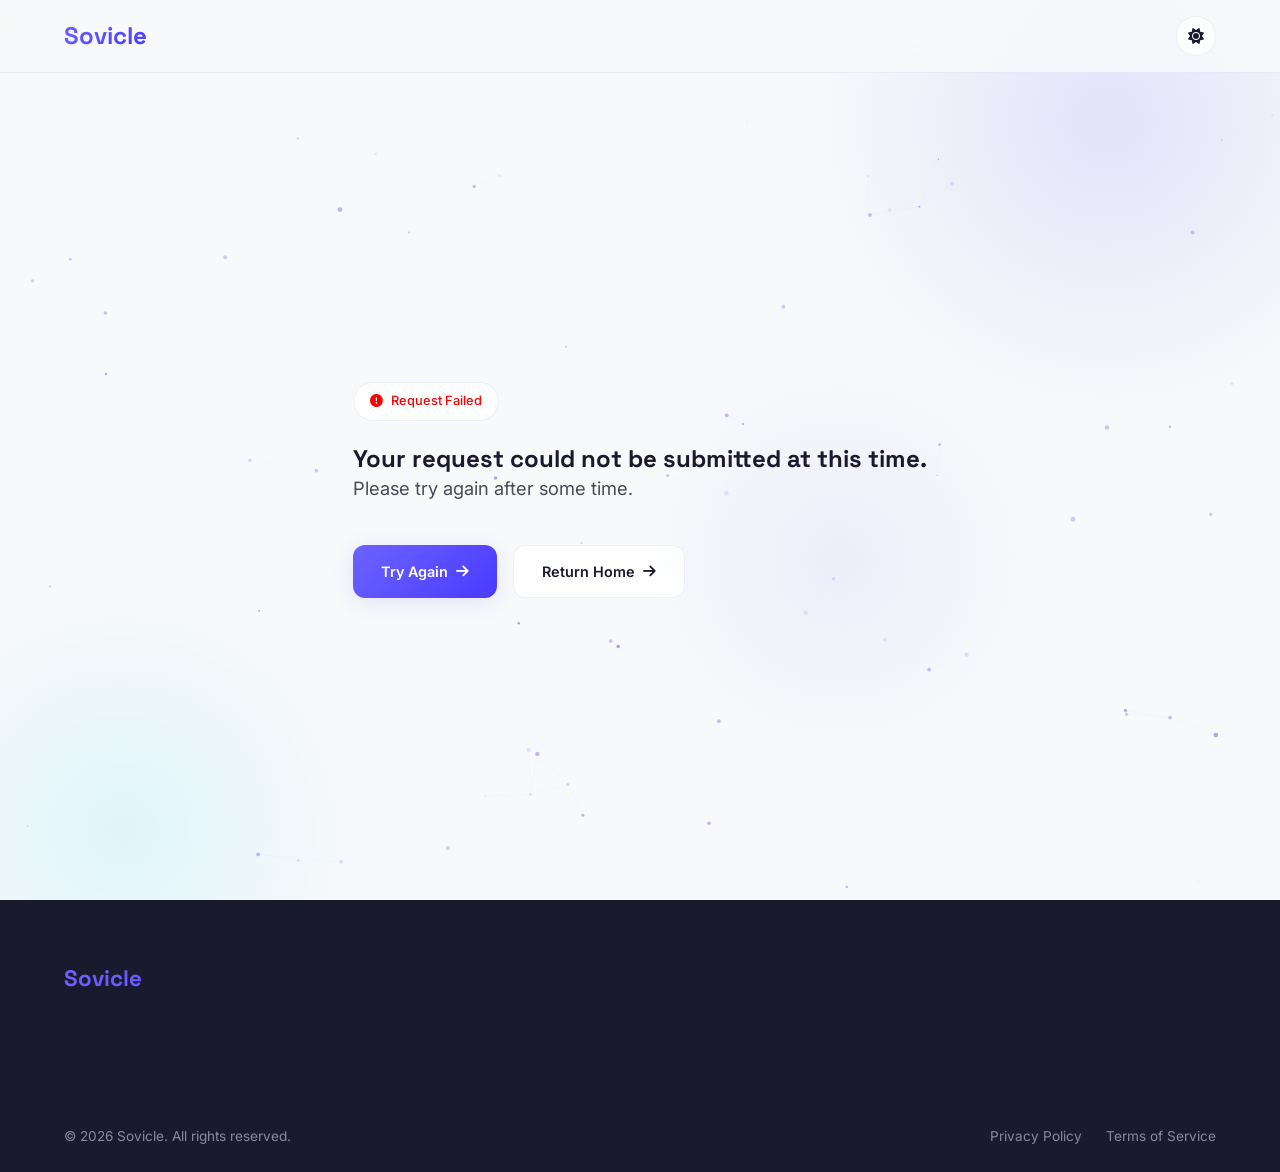
<file: contact-error.html>
<!DOCTYPE html>
<html lang="en">
<head>
  <meta charset="UTF-8">
  <meta name="viewport" content="width=device-width, initial-scale=1.0">
  <meta name="description" content="Sovicle - Pioneering digital sovereignty, automation, and intelligent systems for the future of technology.">
  <meta name="keywords" content="Sovicle, digital sovereignty, automation, intelligent systems, future technology">
  <title>Request Failed - Sovicle</title>
  <link rel="stylesheet" href="https://cdnjs.cloudflare.com/ajax/libs/font-awesome/6.5.2/css/all.min.css">
  <link rel="stylesheet" href="style.css">
  <link rel="icon" type="image/png" href="favicon.png">
</head>
<body>
  <!-- Navbar -->
  <nav class="navbar">
    <div class="container">
      <a href="index" class="nav-brand">Sovicle</a>
      <div class="nav-actions">
        <button class="theme-toggle" aria-label="Toggle theme">
          <i class="fas fa-moon"></i>
          <i class="fas fa-sun"></i>
        </button>
      </div>
    </div>
  </nav>

  <!-- Hero Section -->
  <section class="hero">
    <div class="hero-bg">
      <div class="hero-gradient-1"></div>
      <div class="hero-gradient-2"></div>
      <div class="hero-gradient-3"></div>
      <canvas id="particles-canvas"></canvas>
    </div>
    <div class="container">
      <div class="hero-content">
        <div class="hero-label" style="color: red;">
          <i class="fas fa-circle-exclamation"></i>
          Request Failed
        </div>
        <h2>Your request could not be submitted at this time.</h2>
        <p class="hero-description">Please try again after some time.</p>
        <div class="hero-buttons">
          <a href="contact" class="btn btn-primary">Try Again <i class="fas fa-arrow-right"></i></a>
          <a href="index" class="btn btn-secondary">Return Home <i class="fas fa-arrow-right"></i></a>
        </div>
      </div>
    </div>
  </section>

  <!-- Footer -->
  <footer class="footer">
    <div class="container">
      <div class="footer-grid">
          <div class="footer-brand">Sovicle</div>
        <div>
        </div>
        <div class="footer-column">
        </div>
        <div class="footer-column">
        </div>
        <div class="footer-column">
        </div>
    </div>
      <div class="footer-bottom">
        <p>&copy; 2026 Sovicle. All rights reserved.</p>
        <div class="footer-bottom-links">
          <a href="privacy-policy">Privacy Policy</a>
          <a href="terms">Terms of Service</a>
        </div>
      </div>
    </div>
  </footer>

  <script src="script.js"></script>
</body>
</html>
</file>
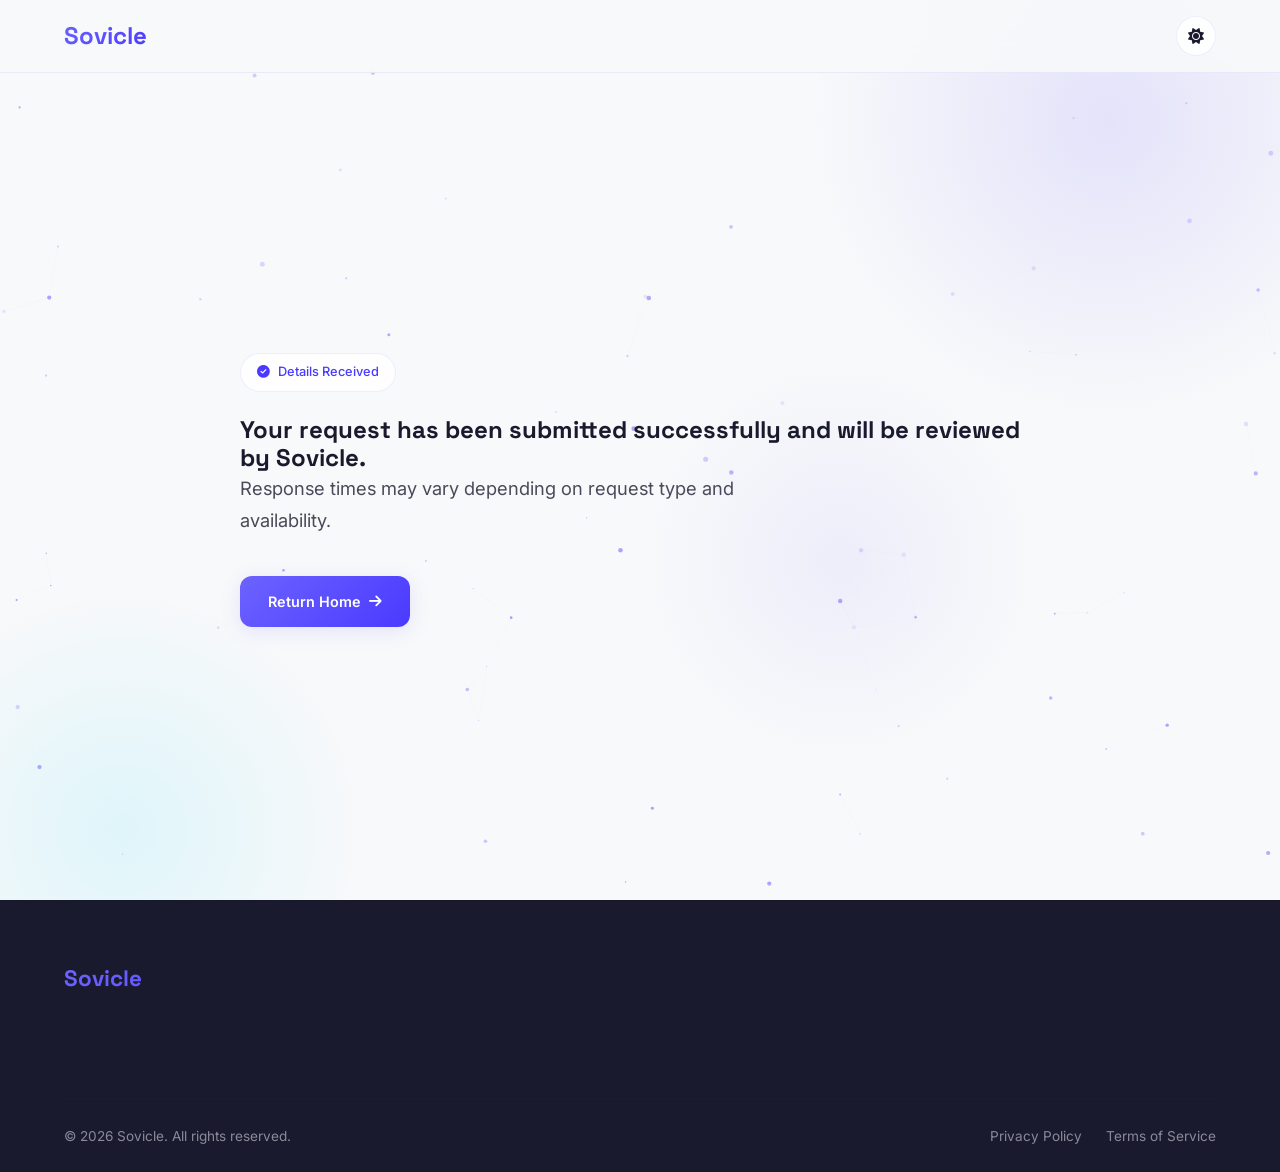
<file: contact-success.html>
<!DOCTYPE html>
<html lang="en">
<head>
  <meta charset="UTF-8">
  <meta name="viewport" content="width=device-width, initial-scale=1.0">
  <meta name="description" content="Sovicle - Pioneering digital sovereignty, automation, and intelligent systems for the future of technology.">
  <meta name="keywords" content="Sovicle, digital sovereignty, automation, intelligent systems, future technology">
  <title>Details Received - Sovicle</title>
  <link rel="stylesheet" href="https://cdnjs.cloudflare.com/ajax/libs/font-awesome/6.5.2/css/all.min.css">
  <link rel="stylesheet" href="style.css">
  <link rel="icon" type="image/png" href="favicon.png">
</head>
<body>
  <!-- Navbar -->
  <nav class="navbar">
    <div class="container">
      <a href="index" class="nav-brand">Sovicle</a>
      <div class="nav-actions">
        <button class="theme-toggle" aria-label="Toggle theme">
          <i class="fas fa-moon"></i>
          <i class="fas fa-sun"></i>
        </button>
      </div>
    </div>
  </nav>

  <!-- Hero Section -->
  <section class="hero">
    <div class="hero-bg">
      <div class="hero-gradient-1"></div>
      <div class="hero-gradient-2"></div>
      <div class="hero-gradient-3"></div>
      <canvas id="particles-canvas"></canvas>
    </div>
    <div class="container">
      <div class="hero-content">
        <div class="hero-label">
          <i class="fas fa-check-circle"></i>
          Details Received
        </div>
        <h2>Your request has been submitted successfully and will be reviewed by Sovicle.</h2>
        <p class="hero-description">Response times may vary depending on request type and availability.</p>
        <div class="hero-buttons">
          <a href="index" class="btn btn-primary">Return Home <i class="fas fa-arrow-right"></i></a>
        </div>
      </div>
    </div>
  </section>

  <!-- Footer -->
  <footer class="footer">
    <div class="container">
      <div class="footer-grid">
          <div class="footer-brand">Sovicle</div>
        <div>
        </div>
        <div class="footer-column">
        </div>
        <div class="footer-column">
        </div>
        <div class="footer-column">
        </div>
    </div>
      <div class="footer-bottom">
        <p>&copy; 2026 Sovicle. All rights reserved.</p>
        <div class="footer-bottom-links">
          <a href="privacy-policy">Privacy Policy</a>
          <a href="terms">Terms of Service</a>
        </div>
      </div>
    </div>
  </footer>

  <script src="script.js"></script>
</body>
</html>
</file>
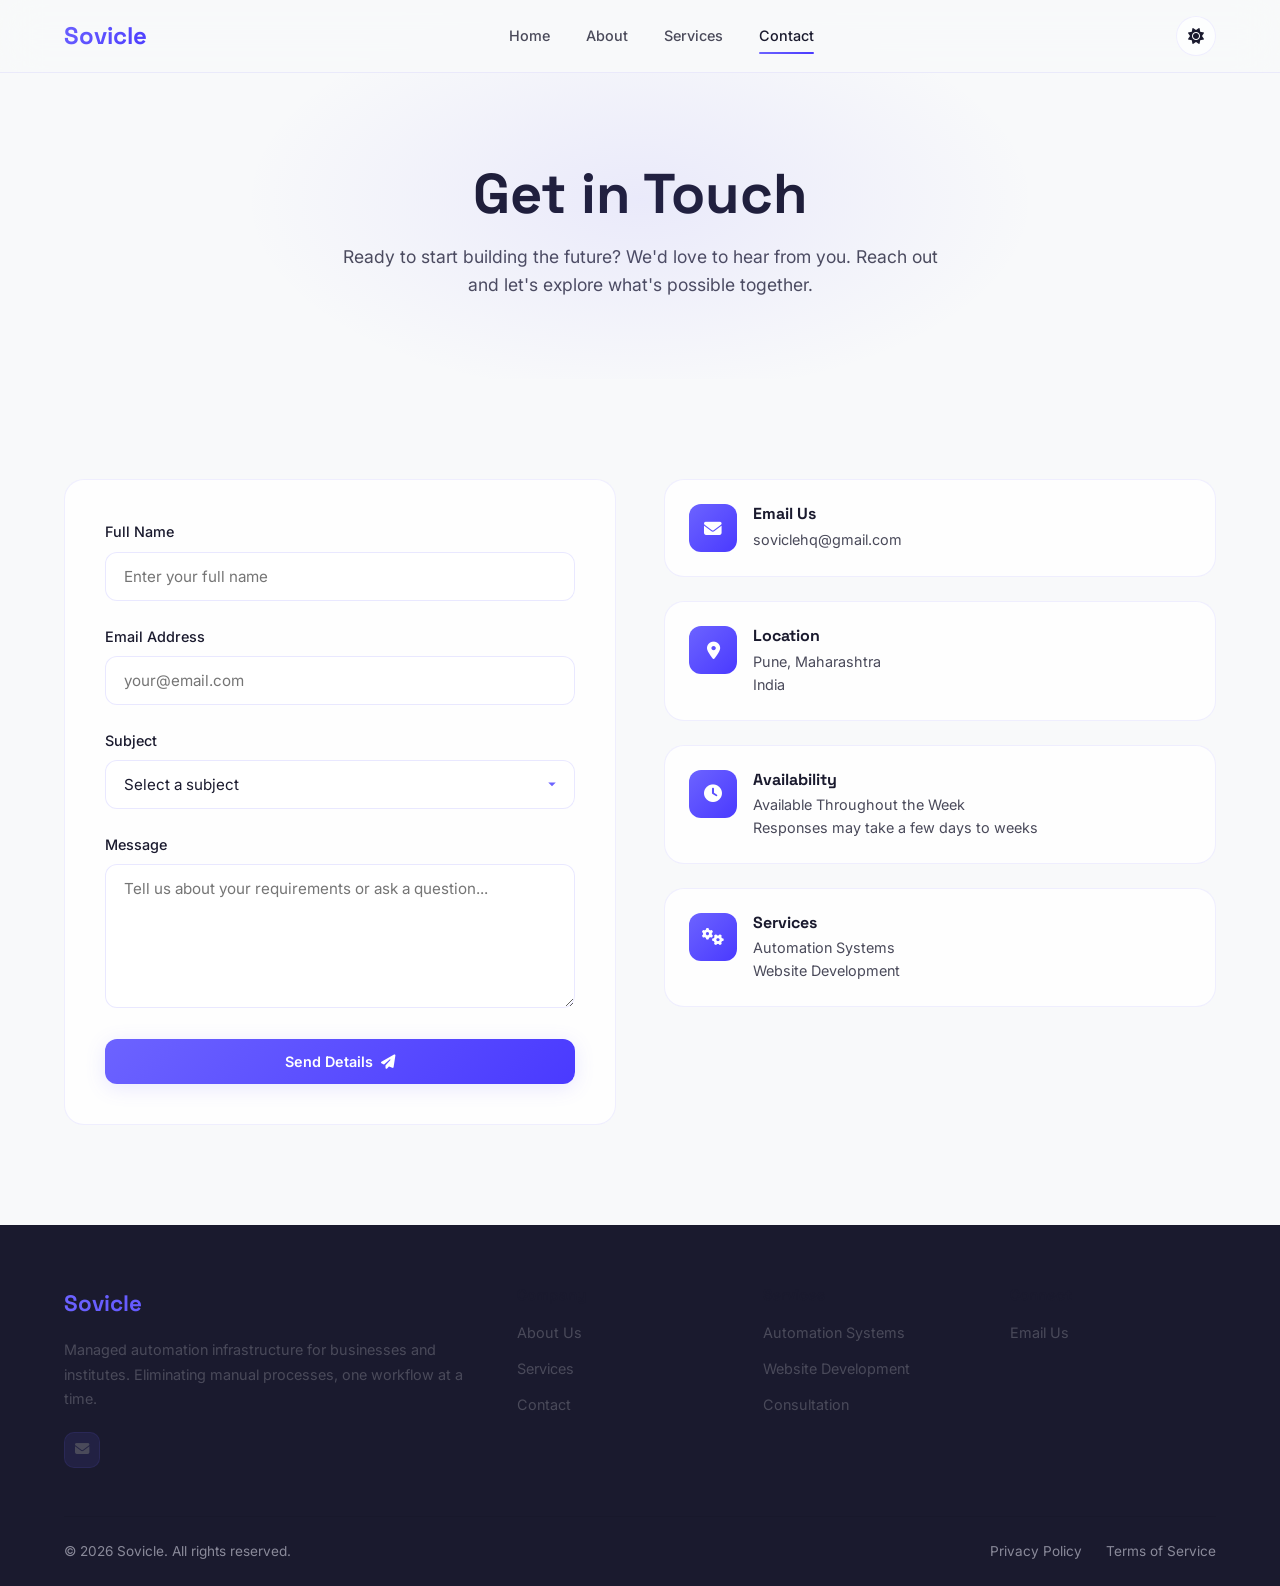
<file: contact.html>
<!DOCTYPE html>
<html lang="en">
<head>
  <meta charset="UTF-8">
  <meta name="viewport" content="width=device-width, initial-scale=1.0">
  <meta name="description" content="Contact Sovicle - Get in touch with our team to discuss your technology needs.">
  <title>Contact — Sovicle</title>
  <link rel="stylesheet" href="https://cdnjs.cloudflare.com/ajax/libs/font-awesome/6.5.2/css/all.min.css">
  <link rel="stylesheet" href="style.css">
  <link rel="icon" type="image/png" href="favicon.png">
</head>
<body>
  <!-- Navbar -->
  <nav class="navbar">
    <div class="container">
      <a href="index.html" class="nav-brand">Sovicle</a>
      <div class="nav-links">
        <a href="index.html">Home</a>
        <a href="about.html">About</a>
        <a href="services.html">Services</a>
        <a href="contact.html" class="active">Contact</a>
      </div>
      <div class="nav-actions">
        <button class="theme-toggle" aria-label="Toggle theme">
          <i class="fas fa-moon"></i>
          <i class="fas fa-sun"></i>
        </button>
        <div class="hamburger" aria-label="Menu">
          <span></span>
          <span></span>
          <span></span>
        </div>
      </div>
    </div>
  </nav>

  <!-- Page Hero -->
  <section class="page-hero">
    <h1>Get in <span class="gradient-text">Touch</span></h1>
    <p>Ready to start building the future? We'd love to hear from you. Reach out and let's explore what's possible together.</p>
  </section>

  <!-- Contact Section -->
  <section class="section">
    <div class="container">
      <div class="contact-grid">
        <!-- Contact Form -->
        <form id="contact-form" class="contact-form reveal">
          <div class="form-group">
            <label for="name">Full Name</label>
            <input type="text" id="name" name="name" placeholder="Enter your full name" required>
            <span class="form-error"></span>
          </div>
          <div class="form-group">
            <label for="email">Email Address</label>
            <input type="email" id="email" name="email" placeholder="your@email.com" required>
            <span class="form-error"></span>
          </div>
<div class="form-group">
  <label for="subject">Subject</label>
  <select id="subject" name="subject" required>
    <option value="" disabled selected hidden>Select a subject</option>
    <option value="automation">Automation Systems</option>
    <option value="website">Website Development</option>
    <option value="consultation">Consultation</option>
    <option value="support">Support & Assistance</option>
    <option value="other">Other</option>
  </select>
  <span class="form-error"></span>
</div>          <div class="form-group">
            <label for="message">Message</label>
            <textarea id="message" name="message" placeholder="Tell us about your requirements or ask a question..." rows="6" required></textarea>
            <span class="form-error"></span>
          </div>
          <button type="submit" class="btn btn-primary btn-submit" style="width: 100%; justify-content: center;">
            Send Details <i class="fas fa-paper-plane"></i>
          </button>
          <div class="form-success">
            <i class="fas fa-check-circle"></i> Message sent successfully! Redirecting...
          </div>
        </form>

        <!-- Contact Info -->
        <div class="contact-info">
          <div class="card contact-card reveal">
            <div class="contact-card-icon"><i class="fas fa-envelope"></i></div>
            <div>
              <h4>Email Us</h4>
              <p><a href="mailto:soviclehq@gmail.com">soviclehq@gmail.com</a></p>
            </div>
          </div>
<div class="card contact-card reveal">
  <div class="contact-card-icon"><i class="fas fa-location-dot"></i></div>
  <div>
    <h4>Location</h4>
    <p>Pune, Maharashtra</p>
    <p>India</p>
  </div>
</div>
<div class="card contact-card reveal">
  <div class="contact-card-icon"><i class="fas fa-clock"></i></div>
  <div>
    <h4>Availability</h4>
    <p>Available Throughout the Week</p>
    <p>Responses may take a few days to weeks</p>
  </div>
</div>
<div class="card contact-card reveal">
  <div class="contact-card-icon"><i class="fas fa-gears"></i></div>
  <div>
    <h4>Services</h4>
    <p>Automation Systems</p>
    <p>Website Development</p>
  </div>
</div>
        </div>
      </div>
    </div>
  </section>

  <!-- Footer -->
  <footer class="footer">
    <div class="container">
      <div class="footer-grid">
        <div>
          <div class="footer-brand">Sovicle</div>
          <p class="footer-desc">Managed automation infrastructure for businesses and institutes. Eliminating manual processes, one workflow at a time.</p>
          <div class="footer-social">
            <a href="mailto:soviclehq@gmail.com" aria-label="Email"><i class="fas fa-envelope"></i></a>
          </div>
        </div>
        <div class="footer-column">
          <h4>Company</h4>
          <ul>
            <li><a href="about">About Us</a></li>
            <li><a href="services">Services</a></li>
            <li><a href="contact">Contact</a></li>
          </ul>
        </div>
        <div class="footer-column">
          <h4>Services</h4>
          <ul>
            <li><a href="services">Automation Systems</a></li>
            <li><a href="services">Website Development</a></li>
            <li><a href="services">Consultation</a></li>
          </ul>
        </div>
        <div class="footer-column">
          <h4>Connect</h4>
          <ul>
            <li><a href="mailto:soviclehq@gmail.com">Email Us</a></li>
          </ul>
        </div>
      </div>
      <div class="footer-bottom">
        <p>&copy; 2026 Sovicle. All rights reserved.</p>
        <div class="footer-bottom-links">
          <a href="privacy-policy">Privacy Policy</a>
          <a href="terms">Terms of Service</a>
        </div>
      </div>
    </div>
  </footer>

  <script src="script.js"></script>
</body>
</html>
</file>
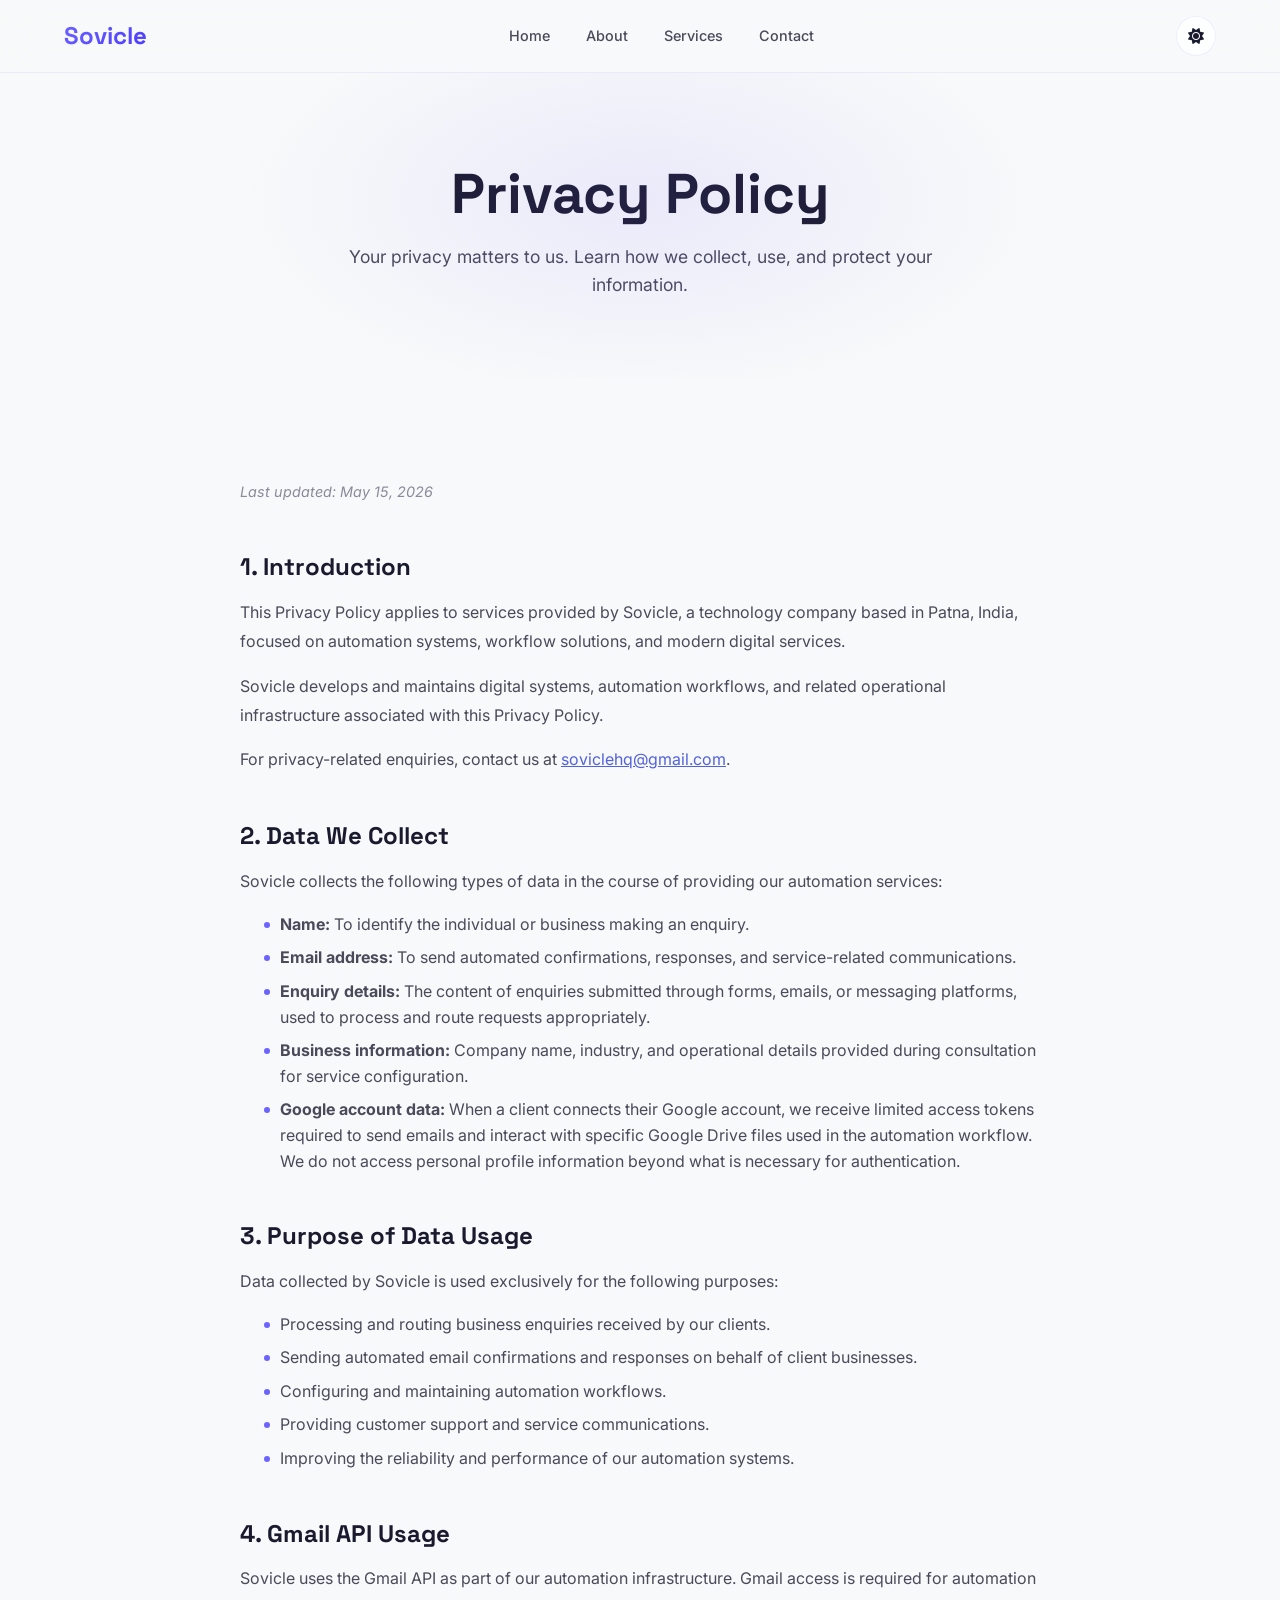
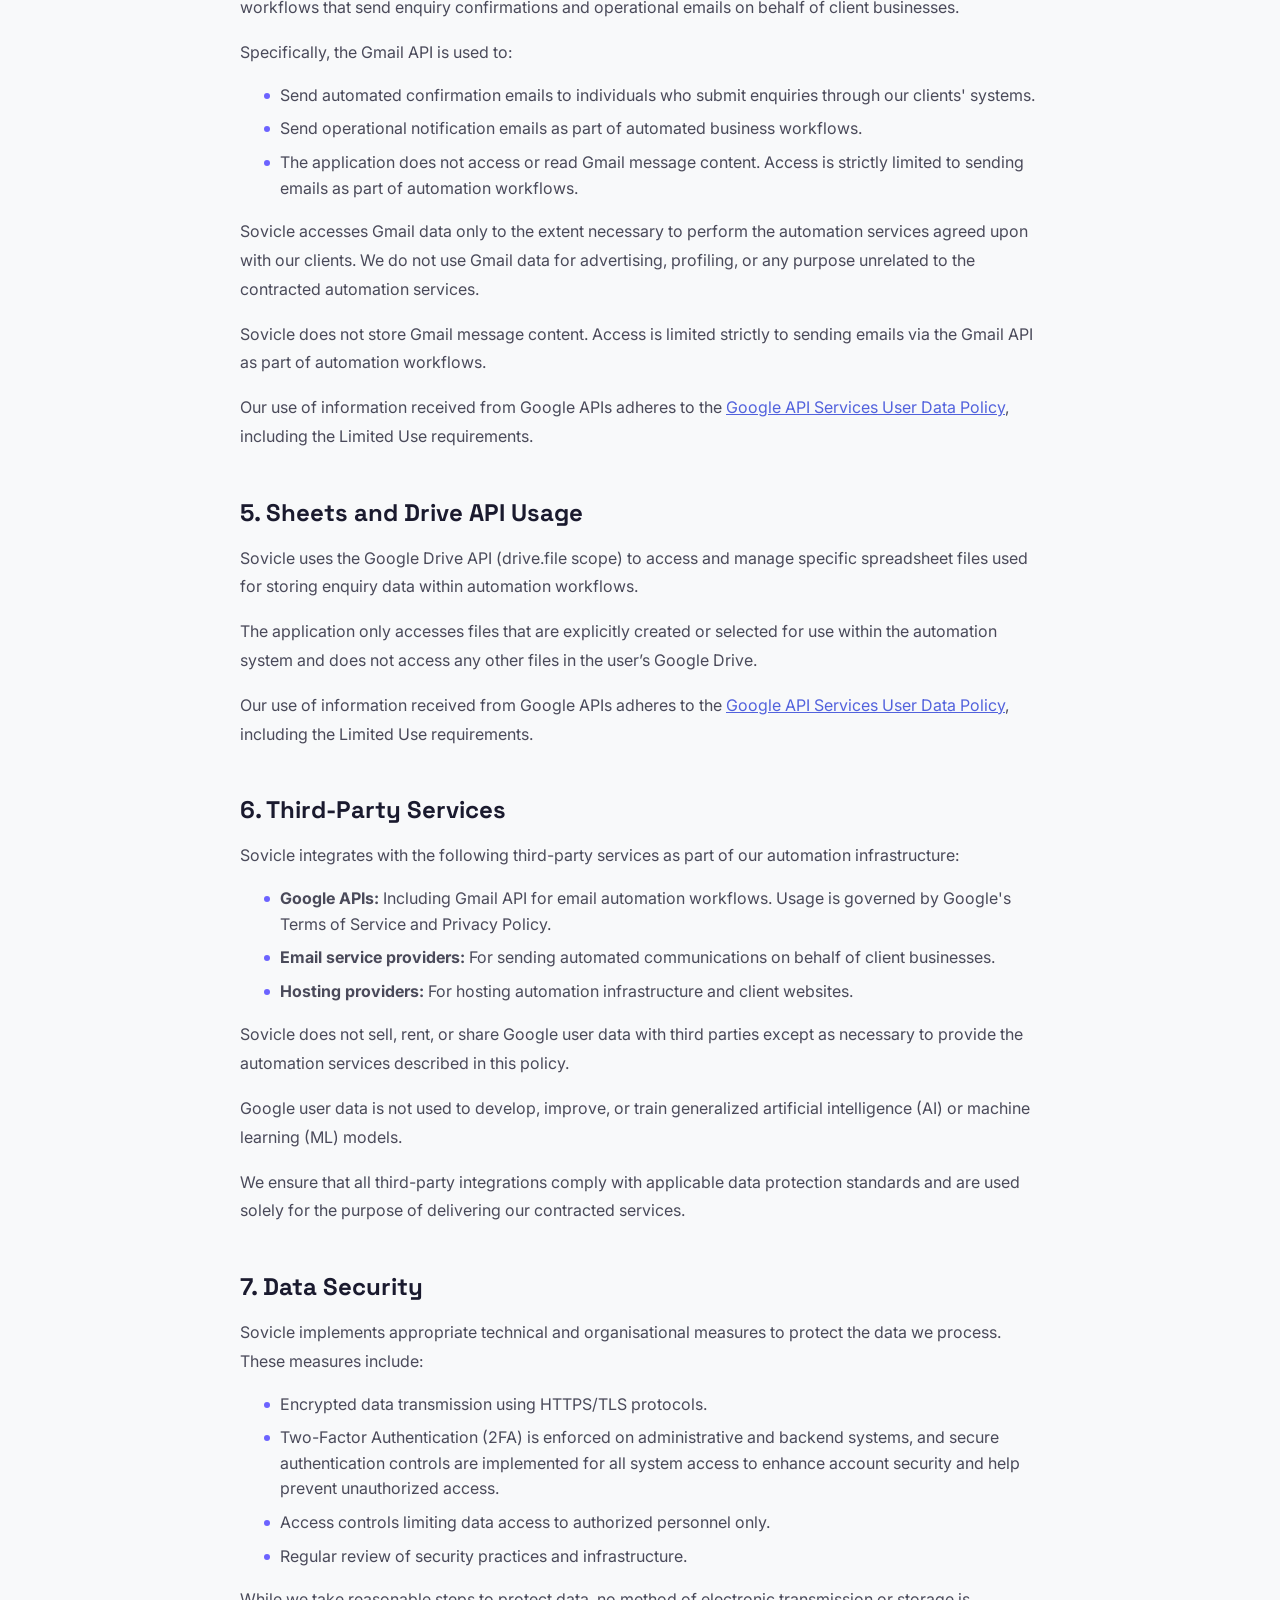
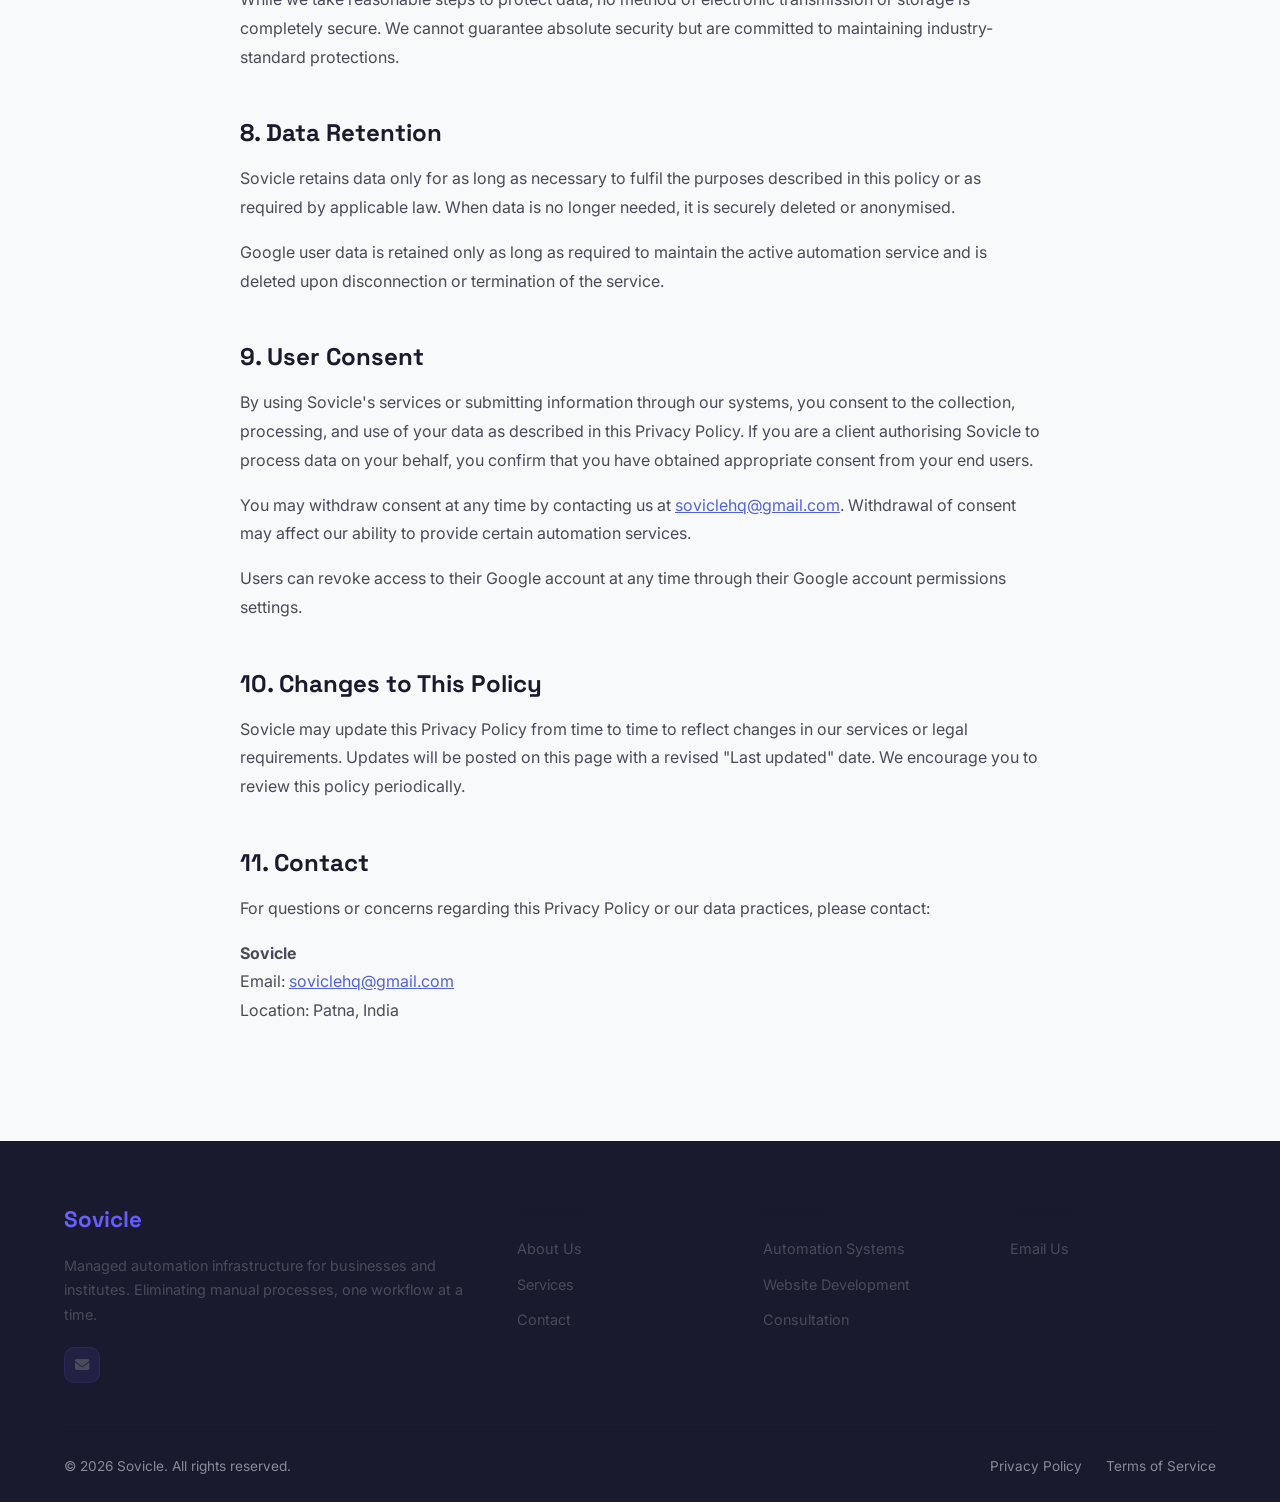
<file: privacy-policy.html>
<!DOCTYPE html>
<html lang="en">
<head>
  <meta charset="UTF-8">
  <meta name="viewport" content="width=device-width, initial-scale=1.0">
  <meta name="description" content="Sovicle - Pioneering digital sovereignty, automation, and intelligent systems for the future of technology.">
  <meta name="keywords" content="Sovicle, digital sovereignty, automation, intelligent systems, future technology">
  <title>Privacy Policy - Sovicle</title>
  <link rel="stylesheet" href="https://cdnjs.cloudflare.com/ajax/libs/font-awesome/6.5.2/css/all.min.css">
  <link rel="stylesheet" href="style.css">
  <link rel="icon" type="image/png" href="favicon.png">
</head>
<body>
  <!-- Navbar -->
  <nav class="navbar">
    <div class="container">
      <a href="index" class="nav-brand">Sovicle</a>
      <div class="nav-links">
        <a href="index">Home</a>
        <a href="about">About</a>
        <a href="services">Services</a>
        <a href="contact">Contact</a>
      </div>
      <div class="nav-actions">
        <button class="theme-toggle" aria-label="Toggle theme">
          <i class="fas fa-moon"></i>
          <i class="fas fa-sun"></i>
        </button>
        <div class="hamburger" aria-label="Menu">
          <span></span>
          <span></span>
          <span></span>
        </div>
      </div>
    </div>
  </nav>

  <!-- Page Hero -->
  <section class="page-hero">
    <h1>Privacy <span class="gradient-text">Policy</span></h1>
    <p>Your privacy matters to us. Learn how we collect, use, and protect your information.</p>
  </section>

  <!-- Privacy Content -->
  <section class="section">
    <div class="container">
      <div class="privacy-content reveal">
        <p class="last-updated">Last updated: May 15, 2026</p>

        <h2>1. Introduction</h2>
        <p>This Privacy Policy applies to services provided by Sovicle, a technology company based in Patna, India, focused on automation systems, workflow solutions, and modern digital services.</p>
        <p>Sovicle develops and maintains digital systems, automation workflows, and related operational infrastructure associated with this Privacy Policy.</p>
        <p>For privacy-related enquiries, contact us at <a href="mailto:soviclehq@gmail.com" style="color: #5262DD; text-decoration: underline;">soviclehq@gmail.com</a>.</p>

        <h2>2. Data We Collect</h2>
        <p>Sovicle collects the following types of data in the course of providing our automation services:</p>
        <ul>
          <li><b>Name:</b> To identify the individual or business making an enquiry.</li>
          <li><b>Email address:</b> To send automated confirmations, responses, and service-related communications.</li>
          <li><b>Enquiry details:</b> The content of enquiries submitted through forms, emails, or messaging platforms, used to process and route requests appropriately.</li>
          <li><b>Business information:</b> Company name, industry, and operational details provided during consultation for service configuration.</li>
          <li><b>Google account data:</b> When a client connects their Google account, we receive limited access tokens required to send emails and interact with specific Google Drive files used in the automation workflow. We do not access personal profile information beyond what is necessary for authentication.</li>
        </ul>

        <h2>3. Purpose of Data Usage</h2>
        <p>Data collected by Sovicle is used exclusively for the following purposes:</p>
        <ul>
          <li>Processing and routing business enquiries received by our clients.</li>
          <li>Sending automated email confirmations and responses on behalf of client businesses.</li>
          <li>Configuring and maintaining automation workflows.</li>
          <li>Providing customer support and service communications.</li>
          <li>Improving the reliability and performance of our automation systems.</li>
        </ul>

        <h2>4. Gmail API Usage</h2>
        <p>Sovicle uses the Gmail API as part of our automation infrastructure. Gmail access is required for automation workflows that send enquiry confirmations and operational emails on behalf of client businesses.</p>
        <p>Specifically, the Gmail API is used to:</p>
        <ul>
          <li>Send automated confirmation emails to individuals who submit enquiries through our clients' systems.</li>
          <li>Send operational notification emails as part of automated business workflows.</li>
          <li>The application does not access or read Gmail message content. Access is strictly limited to sending emails as part of automation workflows.</li>
        </ul>
        <p>Sovicle accesses Gmail data only to the extent necessary to perform the automation services agreed upon with our clients. We do not use Gmail data for advertising, profiling, or any purpose unrelated to the contracted automation services.</p>
        <p>Sovicle does not store Gmail message content. Access is limited strictly to sending emails via the Gmail API as part of automation workflows.</p>
        <p>Our use of information received from Google APIs adheres to the <a href="https://developers.google.com/terms/api-services-user-data-policy" target="_blank" rel="noopener noreferrer" style="color: #5262DD; text-decoration: underline;"> Google API Services User Data Policy</a>, including the Limited Use requirements.</p>

        <h2>5. Sheets and Drive API Usage</h2>
        <p>Sovicle uses the Google Drive API (drive.file scope) to access and manage specific spreadsheet files used for storing enquiry data within automation workflows.</p>
        <p>The application only accesses files that are explicitly created or selected for use within the automation system and does not access any other files in the user’s Google Drive.</p>
        <p>Our use of information received from Google APIs adheres to the <a href="https://developers.google.com/terms/api-services-user-data-policy" target="_blank" rel="noopener noreferrer" style="color: #5262DD; text-decoration: underline;"> Google API Services User Data Policy</a>, including the Limited Use requirements.</p>

        <h2>6. Third-Party Services</h2>
        <p>Sovicle integrates with the following third-party services as part of our automation infrastructure:</p>
        <ul>
          <li><b>Google APIs:</b> Including Gmail API for email automation workflows. Usage is governed by Google's Terms of Service and Privacy Policy.</li>
          <li><b>Email service providers:</b> For sending automated communications on behalf of client businesses.</li>
          <li><b>Hosting providers:</b> For hosting automation infrastructure and client websites.</li>
        </ul>
        <p>Sovicle does not sell, rent, or share Google user data with third parties except as necessary to provide the automation services described in this policy.</p>
        <p>Google user data is not used to develop, improve, or train generalized artificial intelligence (AI) or machine learning (ML) models.</p>
        <p>We ensure that all third-party integrations comply with applicable data protection standards and are used solely for the purpose of delivering our contracted services.</p>

        <h2>7. Data Security</h2>
        <p>Sovicle implements appropriate technical and organisational measures to protect the data we process. These measures include:</p>
        <ul>
          <li>Encrypted data transmission using HTTPS/TLS protocols.</li>
          <li>Two-Factor Authentication (2FA) is enforced on administrative and backend systems, and secure authentication controls are implemented for all system access to enhance account security and help prevent unauthorized access.</li>
          <li>Access controls limiting data access to authorized personnel only.</li>
          <li>Regular review of security practices and infrastructure.</li>
        </ul>
        <p>While we take reasonable steps to protect data, no method of electronic transmission or storage is completely secure. We cannot guarantee absolute security but are committed to maintaining industry-standard protections.</p>

        <h2>8. Data Retention</h2>
        <p>Sovicle retains data only for as long as necessary to fulfil the purposes described in this policy or as required by applicable law. When data is no longer needed, it is securely deleted or anonymised.</p>
        <p>Google user data is retained only as long as required to maintain the active automation service and is deleted upon disconnection or termination of the service.</p>

        <h2>9. User Consent</h2>
        <p>By using Sovicle's services or submitting information through our systems, you consent to the collection, processing, and use of your data as described in this Privacy Policy. If you are a client authorising Sovicle to process data on your behalf, you confirm that you have obtained appropriate consent from your end users.</p>
        <p>You may withdraw consent at any time by contacting us at <a href="mailto:soviclehq@gmail.com" style="color: #5262DD; text-decoration: underline;">soviclehq@gmail.com</a>. Withdrawal of consent may affect our ability to provide certain automation services.</p>
        <p>Users can revoke access to their Google account at any time through their Google account permissions settings.</p>

        <h2>10. Changes to This Policy</h2>
        <p>Sovicle may update this Privacy Policy from time to time to reflect changes in our services or legal requirements. Updates will be posted on this page with a revised "Last updated" date. We encourage you to review this policy periodically.</p>

        <h2>11. Contact</h2>
        <p>For questions or concerns regarding this Privacy Policy or our data practices, please contact:</p>
        <p><b>Sovicle</b><br>
        Email: <a href="mailto:soviclehq@gmail.com" style="color: #5262DD; text-decoration: underline;">soviclehq@gmail.com</a><br>
        Location: Patna, India</p>

      </div>
    </div>
  </section>

  <!-- Footer -->
  <footer class="footer">
    <div class="container">
      <div class="footer-grid">
        <div>
          <div class="footer-brand">Sovicle</div>
          <p class="footer-desc">Managed automation infrastructure for businesses and institutes. Eliminating manual processes, one workflow at a time.</p>
          <div class="footer-social">
            <a href="mailto:soviclehq@gmail.com" aria-label="Email"><i class="fas fa-envelope"></i></a>
          </div>
        </div>
        <div class="footer-column">
          <h4>Company</h4>
          <ul>
            <li><a href="about">About Us</a></li>
            <li><a href="services">Services</a></li>
            <li><a href="contact">Contact</a></li>
          </ul>
        </div>
        <div class="footer-column">
          <h4>Services</h4>
          <ul>
            <li><a href="services">Automation Systems</a></li>
            <li><a href="services">Website Development</a></li>
            <li><a href="services">Consultation</a></li>
          </ul>
        </div>
        <div class="footer-column">
          <h4>Connect</h4>
          <ul>
            <li><a href="mailto:soviclehq@gmail.com">Email Us</a></li>
          </ul>
        </div>
      </div>
      <div class="footer-bottom">
        <p>&copy; 2026 Sovicle. All rights reserved.</p>
        <div class="footer-bottom-links">
          <a href="privacy-policy">Privacy Policy</a>
          <a href="terms">Terms of Service</a>
        </div>
      </div>
    </div>
  </footer>

  <script src="script.js"></script>
</body>
</html>
</file>
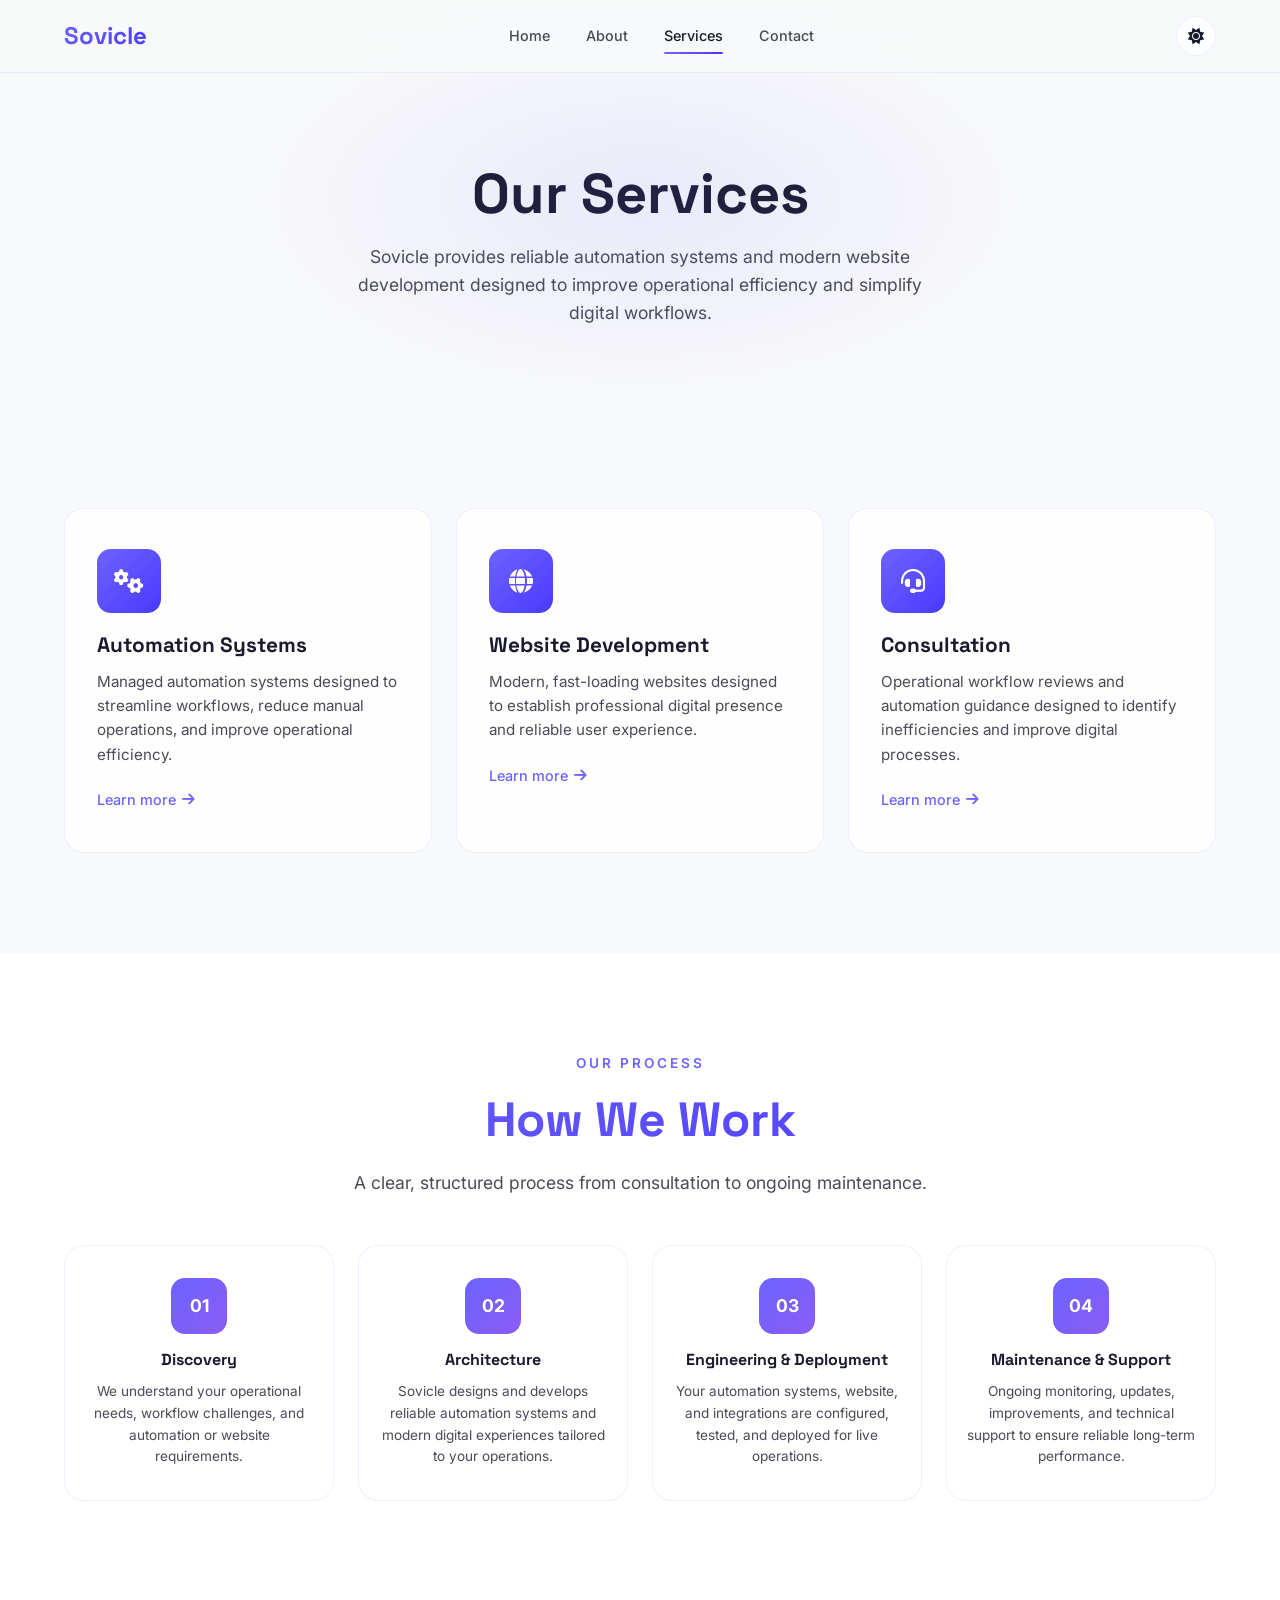
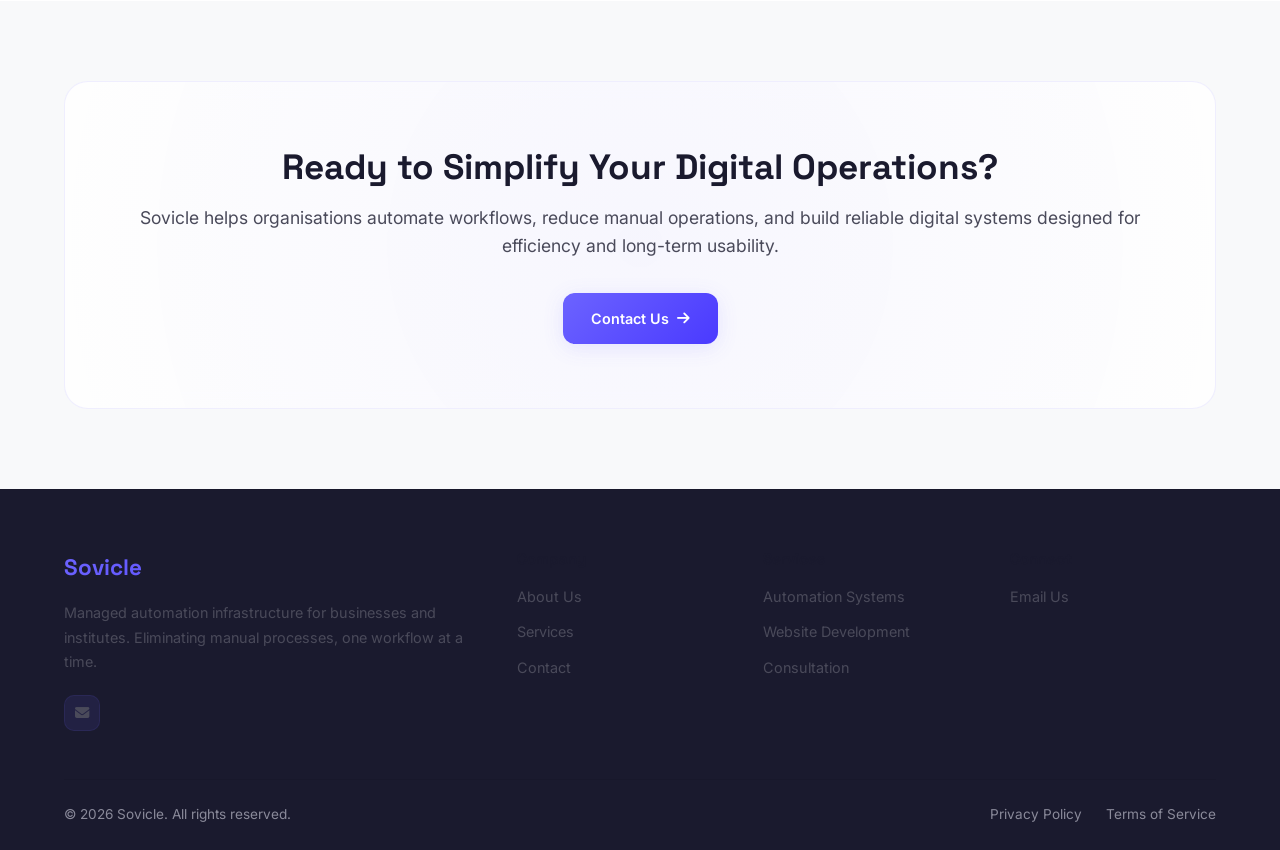
<file: services.html>
<!DOCTYPE html>
<html lang="en">
<head>
  <meta charset="UTF-8">
  <meta name="viewport" content="width=device-width, initial-scale=1.0">
  <meta name="description" content="Sovicle - Pioneering digital sovereignty, automation, and intelligent systems for the future of technology.">
  <meta name="keywords" content="Sovicle, digital sovereignty, automation, intelligent systems, future technology">
  <title>Services - Sovicle</title>
  <link rel="stylesheet" href="https://cdnjs.cloudflare.com/ajax/libs/font-awesome/6.5.2/css/all.min.css">
  <link rel="stylesheet" href="style.css">
  <link rel="icon" type="image/png" href="favicon.png">
</head>
<body>
  <!-- Navbar -->
  <nav class="navbar">
    <div class="container">
      <a href="index" class="nav-brand">Sovicle</a>
      <div class="nav-links">
        <a href="index">Home</a>
        <a href="about">About</a>
        <a href="services" class="active">Services</a>
        <a href="contact">Contact</a>
      </div>
      <div class="nav-actions">
        <button class="theme-toggle" aria-label="Toggle theme">
          <i class="fas fa-moon"></i>
          <i class="fas fa-sun"></i>
        </button>
        <div class="hamburger" aria-label="Menu">
          <span></span>
          <span></span>
          <span></span>
        </div>
      </div>
    </div>
  </nav>

  <!-- Page Hero -->
  <section class="page-hero">
    <h1>Our <span class="gradient-text">Services</span></h1>
    <p>Sovicle provides reliable automation systems and modern website development designed to improve operational efficiency and simplify digital workflows.</p>
  </section>

  <!-- Services Grid -->
  <section class="section">
    <div class="container">
      <div class="services-grid">
        <!-- Automation Systems -->
        <div class="card service-card reveal">
          <div class="card-icon"><i class="fas fa-gears"></i></div>
          <h3>Automation Systems</h3>
          <p>Managed automation systems designed to streamline workflows, reduce manual operations, and improve operational efficiency.</p>
          <a href="automation-systems" class="service-link">Learn more <i class="fas fa-arrow-right"></i></a>
        </div>

        <!-- web dev -->
        <div class="card service-card reveal">
          <div class="card-icon"><i class="fas fa-globe"></i></div>
          <h3>Website Development</h3>
          <p>Modern, fast-loading websites designed to establish professional digital presence and reliable user experience.</p>
          <a href="website-developement" class="service-link">Learn more <i class="fas fa-arrow-right"></i></a>
        </div>

        <!-- Technology Consulting -->
        <div class="card service-card reveal">
          <div class="card-icon"><i class="fas fa-headset"></i></div>
          <h3>Consultation</h3>
          <p>Operational workflow reviews and automation guidance designed to identify inefficiencies and improve digital processes.</p>
          <a href="consultation" class="service-link">Learn more <i class="fas fa-arrow-right"></i></a>
        </div>
      </div>
    </div>
  </section>

  <!-- Process Section -->
  <section class="section" style="background: var(--bg-secondary);">
    <div class="container text-center">
      <span class="section-label reveal">Our Process</span>
      <h2 class="section-title reveal">How We Work</h2>
      <p class="section-subtitle reveal">A clear, structured process from consultation to ongoing maintenance.</p>
      <div class="grid-4">
        <div class="card reveal" style="text-align: center; padding: 32px 20px;">
          <div class="card-icon" style="margin: 0 auto 16px; background: linear-gradient(135deg, #6c63ff, #8b5cf6);"><span style="font-weight: 700; font-size: 1.1rem;">01</span></div>
          <h3 style="font-size: 1rem;">Discovery</h3>
          <p style="font-size: 0.85rem;">We understand your operational needs, workflow challenges, and automation or website requirements.</p>
        </div>
        <div class="card reveal" style="text-align: center; padding: 32px 20px;">
          <div class="card-icon" style="margin: 0 auto 16px; background: linear-gradient(135deg, #6c63ff, #8b5cf6);"><span style="font-weight: 700; font-size: 1.1rem;">02</span></div>
          <h3 style="font-size: 1rem;">Architecture</h3>
          <p style="font-size: 0.85rem;">Sovicle designs and develops reliable automation systems and modern digital experiences tailored to your operations.</p>
        </div>
        <div class="card reveal" style="text-align: center; padding: 32px 20px;">
          <div class="card-icon" style="margin: 0 auto 16px; background: linear-gradient(135deg, #6c63ff, #8b5cf6);"><span style="font-weight: 700; font-size: 1.1rem;">03</span></div>
          <h3 style="font-size: 1rem;">Engineering & Deployment</h3>
          <p style="font-size: 0.85rem;">Your automation systems, website, and integrations are configured, tested, and deployed for live operations.</p>
        </div>
        <div class="card reveal" style="text-align: center; padding: 32px 20px;">
          <div class="card-icon" style="margin: 0 auto 16px; background: linear-gradient(135deg, #6c63ff, #8b5cf6);"><span style="font-weight: 700; font-size: 1.1rem;">04</span></div>
          <h3 style="font-size: 1rem;">Maintenance & Support</h3>
          <p style="font-size: 0.85rem;">Ongoing monitoring, updates, improvements, and technical support to ensure reliable long-term performance.</p>
        </div>
      </div>
    </div>
  </section>

  <!-- CTA Section -->
  <section class="section cta-section">
    <div class="container">
      <div class="cta-box reveal">
        <h2>Ready to Simplify Your Digital Operations?</h2>
        <p>Sovicle helps organisations automate workflows, reduce manual operations, and build reliable digital systems designed for efficiency and long-term usability.</p>
        <a href="contact" class="btn btn-primary">Contact Us <i class="fas fa-arrow-right"></i></a>
      </div>
    </div>
  </section>

  <!-- Footer -->
  <footer class="footer">
    <div class="container">
      <div class="footer-grid">
        <div>
          <div class="footer-brand">Sovicle</div>
          <p class="footer-desc">Managed automation infrastructure for businesses and institutes. Eliminating manual processes, one workflow at a time.</p>
          <div class="footer-social">
            <a href="mailto:soviclehq@gmail.com" aria-label="Email"><i class="fas fa-envelope"></i></a>
          </div>
        </div>
        <div class="footer-column">
          <h4>Company</h4>
          <ul>
            <li><a href="about">About Us</a></li>
            <li><a href="services">Services</a></li>
            <li><a href="contact">Contact</a></li>
          </ul>
        </div>
        <div class="footer-column">
          <h4>Services</h4>
          <ul>
            <li><a href="services">Automation Systems</a></li>
            <li><a href="services">Website Development</a></li>
            <li><a href="services">Consultation</a></li>
          </ul>
        </div>
        <div class="footer-column">
          <h4>Connect</h4>
          <ul>
            <li><a href="mailto:soviclehq@gmail.com">Email Us</a></li>
          </ul>
        </div>
      </div>
      <div class="footer-bottom">
        <p>&copy; 2026 Sovicle. All rights reserved.</p>
        <div class="footer-bottom-links">
          <a href="privacy-policy">Privacy Policy</a>
          <a href="terms">Terms of Service</a>
        </div>
      </div>
    </div>
  </footer>

  <script src="script.js"></script>
</body>
</html>
</file>
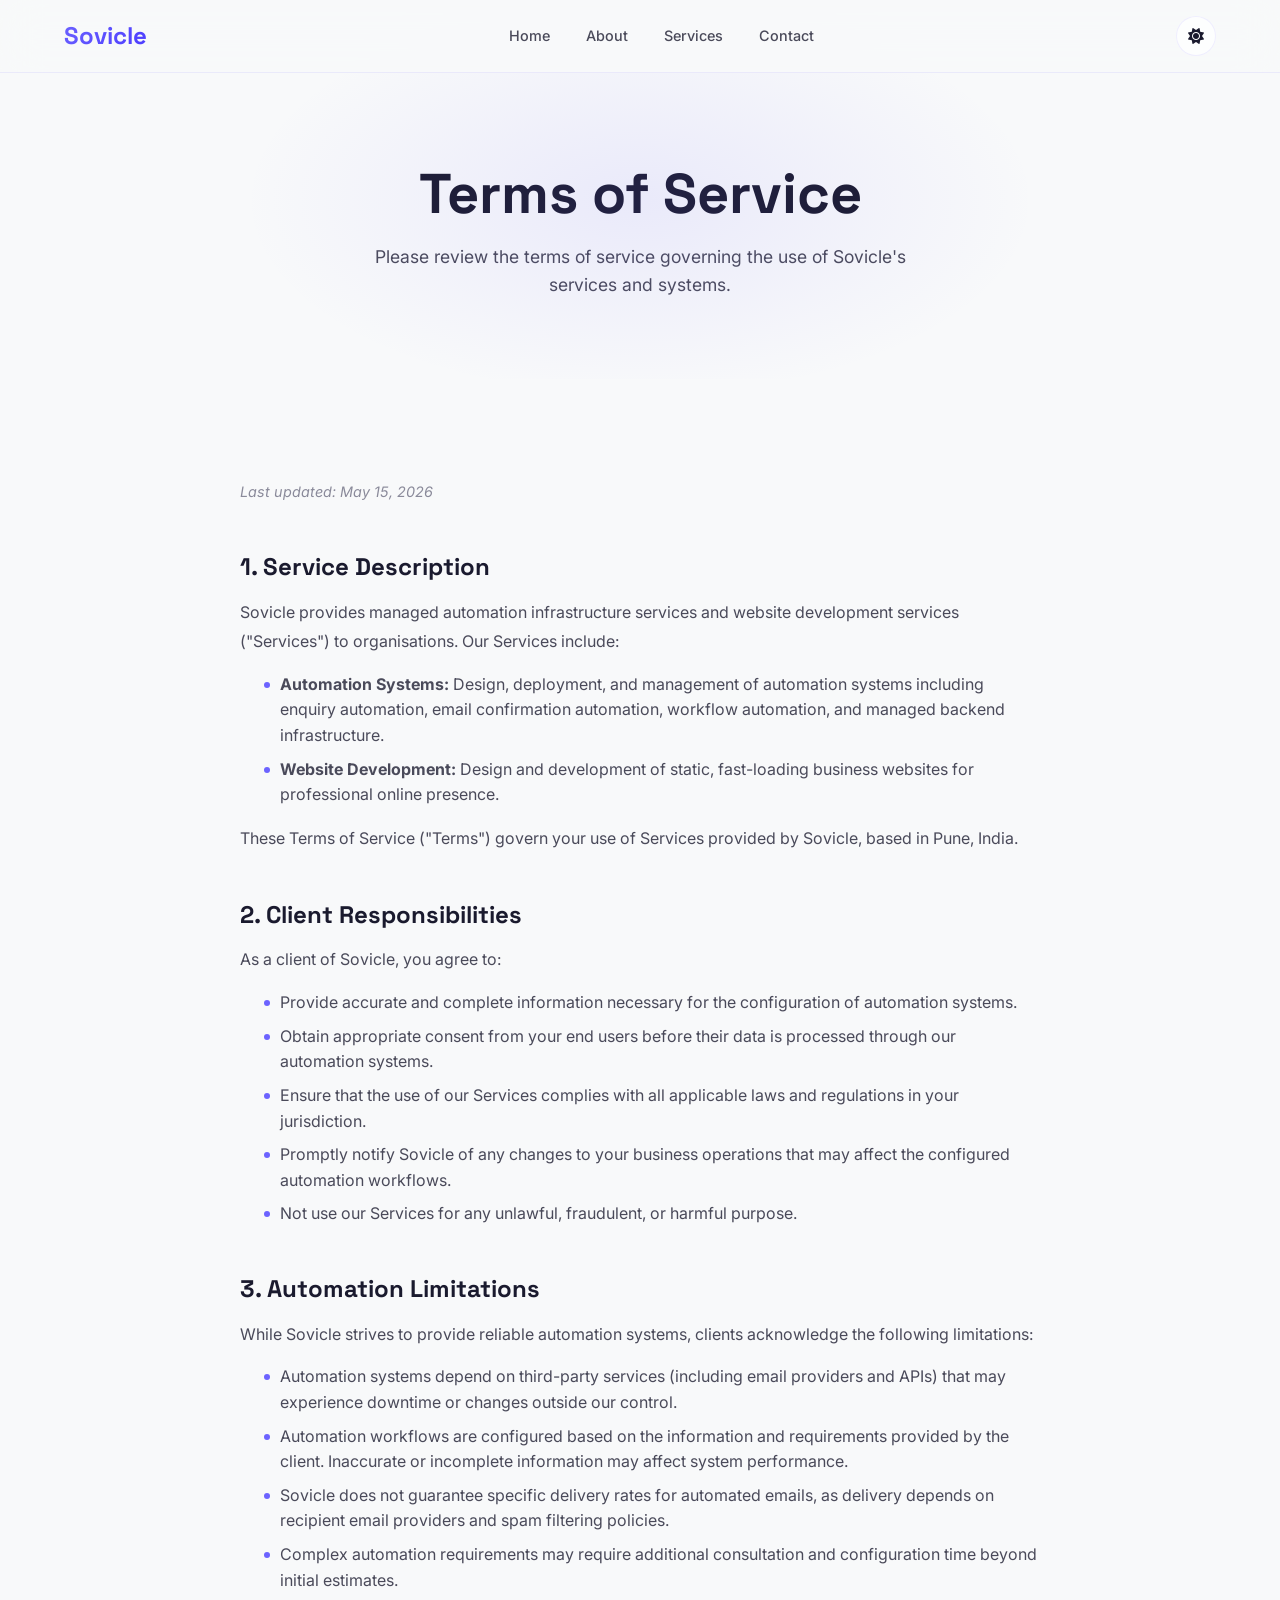
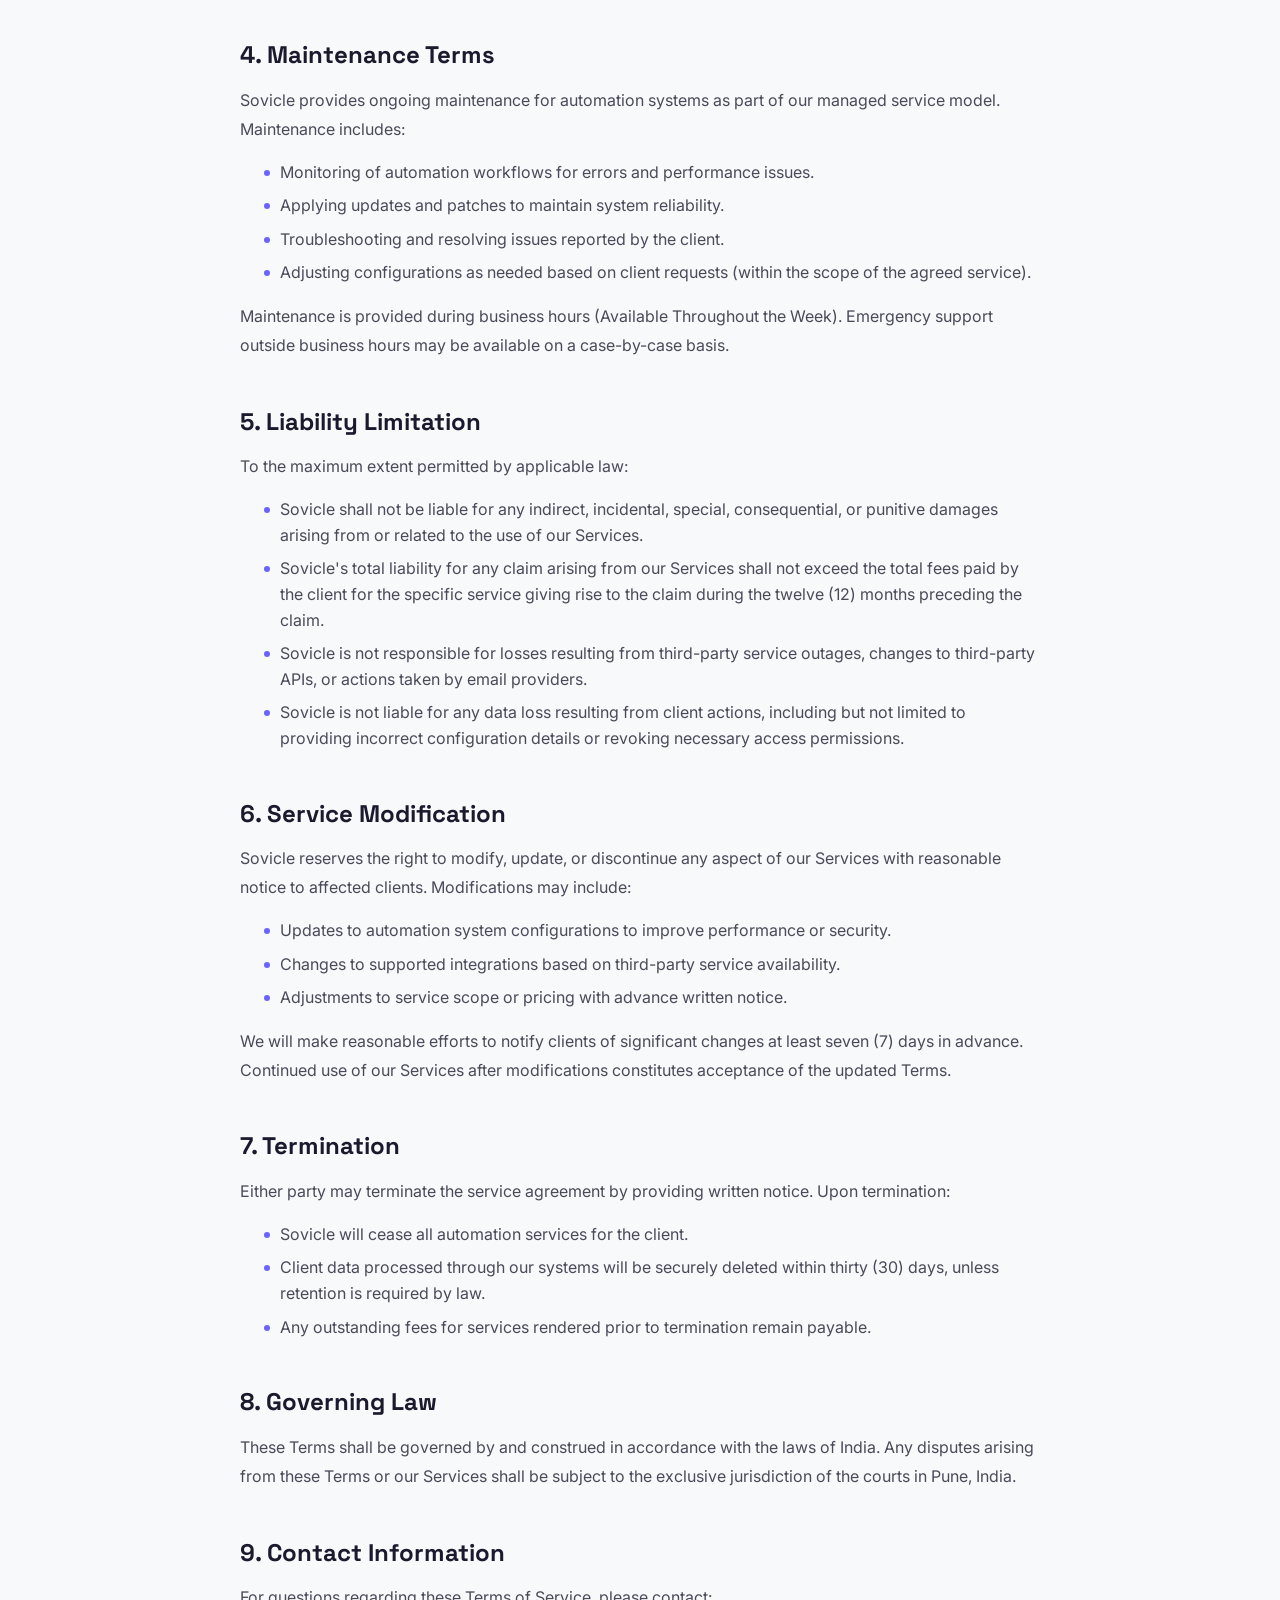
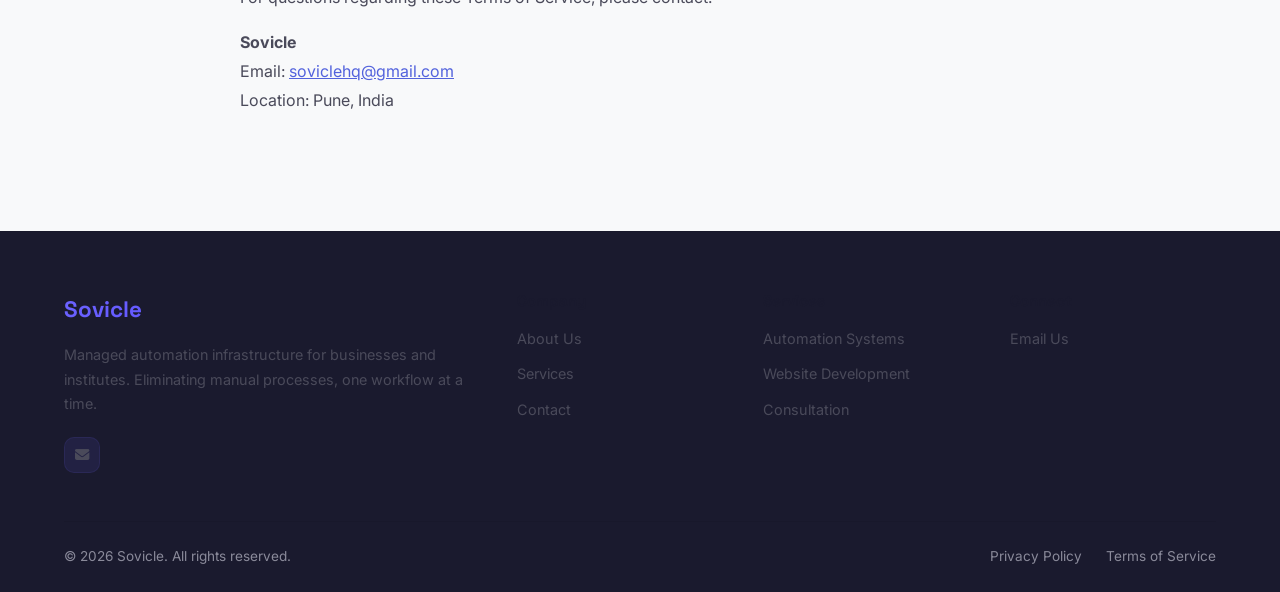
<file: terms.html>
<!DOCTYPE html>
<html lang="en">
<head>
  <meta charset="UTF-8">
  <meta name="viewport" content="width=device-width, initial-scale=1.0">
  <meta name="description" content="Sovicle - Pioneering digital sovereignty, automation, and intelligent systems for the future of technology.">
  <meta name="keywords" content="Sovicle, digital sovereignty, automation, intelligent systems, future technology">
  <title>Terms of Service - Sovicle</title>
  <link rel="stylesheet" href="https://cdnjs.cloudflare.com/ajax/libs/font-awesome/6.5.2/css/all.min.css">
  <link rel="stylesheet" href="style.css">
  <link rel="icon" type="image/png" href="favicon.png">
</head>
<body>
  <!-- Navbar -->
  <nav class="navbar">
    <div class="container">
      <a href="index" class="nav-brand">Sovicle</a>
      <div class="nav-links">
        <a href="index">Home</a>
        <a href="about">About</a>
        <a href="services">Services</a>
        <a href="contact">Contact</a>
      </div>
      <div class="nav-actions">
        <button class="theme-toggle" aria-label="Toggle theme">
          <i class="fas fa-moon"></i>
          <i class="fas fa-sun"></i>
        </button>
        <div class="hamburger" aria-label="Menu">
          <span></span>
          <span></span>
          <span></span>
        </div>
      </div>
    </div>
  </nav>

  <!-- Page Hero -->
  <section class="page-hero">
    <h1>Terms of <span class="gradient-text">Service</span></h1>
    <p>Please review the terms of service governing the use of Sovicle's services and systems.</p>
  </section>

  <!-- Privacy Content -->
  <section class="section">
    <div class="container">
      <div class="privacy-content reveal">
        <p class="last-updated">Last updated: May 15, 2026</p>

        <h2>1. Service Description</h2>
        <p>Sovicle provides managed automation infrastructure services and website development services ("Services") to organisations. Our Services include:</p>
        <ul>
          <li><b>Automation Systems:</b> Design, deployment, and management of automation systems including enquiry automation, email confirmation automation, workflow automation, and managed backend infrastructure.</li>
          <li><b>Website Development:</b> Design and development of static, fast-loading business websites for professional online presence.</li>
        </ul>
        <p>These Terms of Service ("Terms") govern your use of Services provided by Sovicle, based in Pune, India.</p>

        <h2>2. Client Responsibilities</h2>
        <p>As a client of Sovicle, you agree to:</p>
        <ul>
          <li>Provide accurate and complete information necessary for the configuration of automation systems.</li>
          <li>Obtain appropriate consent from your end users before their data is processed through our automation systems.</li>
          <li>Ensure that the use of our Services complies with all applicable laws and regulations in your jurisdiction.</li>
          <li>Promptly notify Sovicle of any changes to your business operations that may affect the configured automation workflows.</li>
          <li>Not use our Services for any unlawful, fraudulent, or harmful purpose.</li>
        </ul>

        <h2>3. Automation Limitations</h2>
        <p>While Sovicle strives to provide reliable automation systems, clients acknowledge the following limitations:</p>
        <ul>
          <li>Automation systems depend on third-party services (including email providers and APIs) that may experience downtime or changes outside our control.</li>
          <li>Automation workflows are configured based on the information and requirements provided by the client. Inaccurate or incomplete information may affect system performance.</li>
          <li>Sovicle does not guarantee specific delivery rates for automated emails, as delivery depends on recipient email providers and spam filtering policies.</li>
          <li>Complex automation requirements may require additional consultation and configuration time beyond initial estimates.</li>
        </ul>

        <h2>4. Maintenance Terms</h2>
        <p>Sovicle provides ongoing maintenance for automation systems as part of our managed service model. Maintenance includes:</p>
        <ul>
          <li>Monitoring of automation workflows for errors and performance issues.</li>
          <li>Applying updates and patches to maintain system reliability.</li>
          <li>Troubleshooting and resolving issues reported by the client.</li>
          <li>Adjusting configurations as needed based on client requests (within the scope of the agreed service).</li>
        </ul>
        <p>Maintenance is provided during business hours (Available Throughout the Week). Emergency support outside business hours may be available on a case-by-case basis.</p>

        <h2>5. Liability Limitation</h2>
        <p>To the maximum extent permitted by applicable law:</p>
        <ul>
          <li>Sovicle shall not be liable for any indirect, incidental, special, consequential, or punitive damages arising from or related to the use of our Services.</li>
          <li>Sovicle's total liability for any claim arising from our Services shall not exceed the total fees paid by the client for the specific service giving rise to the claim during the twelve (12) months preceding the claim.</li>
          <li>Sovicle is not responsible for losses resulting from third-party service outages, changes to third-party APIs, or actions taken by email providers.</li>
          <li>Sovicle is not liable for any data loss resulting from client actions, including but not limited to providing incorrect configuration details or revoking necessary access permissions.</li>
        </ul>

        <h2>6. Service Modification</h2>
        <p>Sovicle reserves the right to modify, update, or discontinue any aspect of our Services with reasonable notice to affected clients. Modifications may include:</p>
        <ul>
          <li>Updates to automation system configurations to improve performance or security.</li>
          <li>Changes to supported integrations based on third-party service availability.</li>
          <li>Adjustments to service scope or pricing with advance written notice.</li>
        </ul>
        <p>We will make reasonable efforts to notify clients of significant changes at least seven (7) days in advance. Continued use of our Services after modifications constitutes acceptance of the updated Terms.</p>

        <h2>7. Termination</h2>
        <p>Either party may terminate the service agreement by providing written notice. Upon termination:</p>
        <ul>
          <li>Sovicle will cease all automation services for the client.</li>
          <li>Client data processed through our systems will be securely deleted within thirty (30) days, unless retention is required by law.</li>
          <li>Any outstanding fees for services rendered prior to termination remain payable.</li>
        </ul>

        <h2>8. Governing Law</h2>
        <p>These Terms shall be governed by and construed in accordance with the laws of India. Any disputes arising from these Terms or our Services shall be subject to the exclusive jurisdiction of the courts in Pune, India.</p>

        <h2>9. Contact Information</h2>
        <p>For questions regarding these Terms of Service, please contact:</p>
        <p><b>Sovicle</b><br>
        Email: <a href="mailto:soviclehq@gmail.com" style="color: #5262DD; text-decoration: underline;">soviclehq@gmail.com</a><br>
        Location: Pune, India</p>

      </div>
    </div>
  </section>

  <!-- Footer -->
  <footer class="footer">
    <div class="container">
      <div class="footer-grid">
        <div>
          <div class="footer-brand">Sovicle</div>
          <p class="footer-desc">Managed automation infrastructure for businesses and institutes. Eliminating manual processes, one workflow at a time.</p>
          <div class="footer-social">
            <a href="mailto:soviclehq@gmail.com" aria-label="Email"><i class="fas fa-envelope"></i></a>
          </div>
        </div>
        <div class="footer-column">
          <h4>Company</h4>
          <ul>
            <li><a href="about">About Us</a></li>
            <li><a href="services">Services</a></li>
            <li><a href="contact">Contact</a></li>
          </ul>
        </div>
        <div class="footer-column">
          <h4>Services</h4>
          <ul>
            <li><a href="services">Automation Systems</a></li>
            <li><a href="services">Website Development</a></li>
            <li><a href="services">Consultation</a></li>
          </ul>
        </div>
        <div class="footer-column">
          <h4>Connect</h4>
          <ul>
            <li><a href="mailto:soviclehq@gmail.com">Email Us</a></li>
          </ul>
        </div>
      </div>
      <div class="footer-bottom">
        <p>&copy; 2026 Sovicle. All rights reserved.</p>
        <div class="footer-bottom-links">
          <a href="privacy-policy">Privacy Policy</a>
          <a href="terms">Terms of Service</a>
        </div>
      </div>
    </div>
  </footer>

  <script src="script.js"></script>
</body>
</html>
</file>
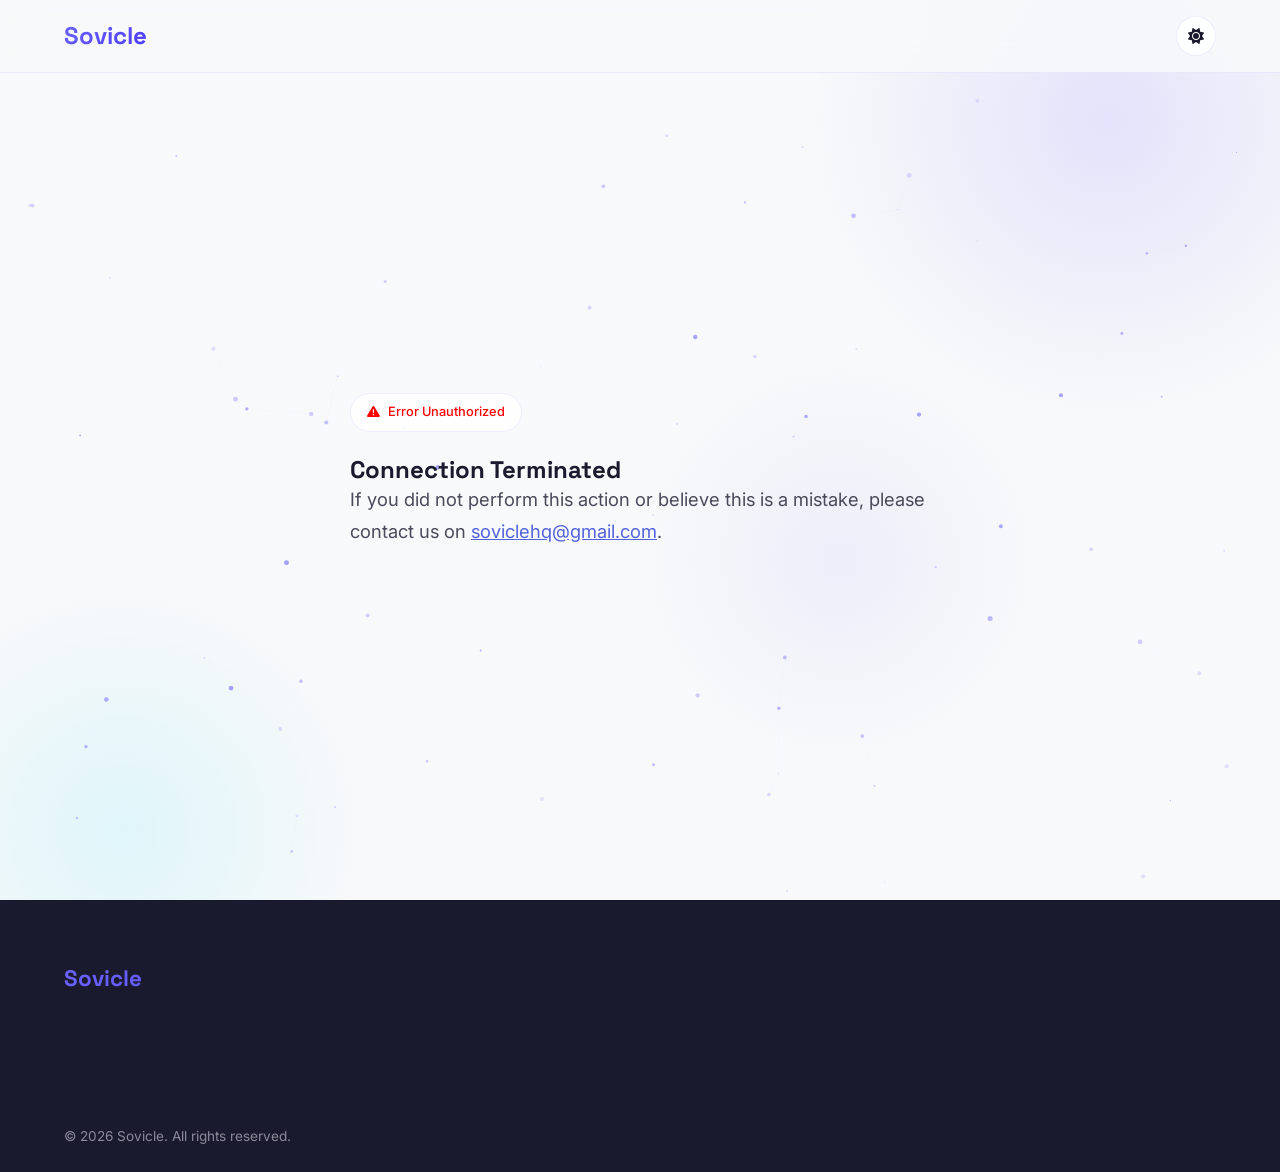
<file: unauthorized.html>
<!DOCTYPE html>
<html lang="en">
<head>
  <meta charset="UTF-8">
  <meta name="viewport" content="width=device-width, initial-scale=1.0">
  <meta name="description" content="Sovicle - Pioneering digital sovereignty, automation, and intelligent systems for the future of technology.">
  <meta name="keywords" content="Sovicle, digital sovereignty, automation, intelligent systems, future technology">
  <title>Error Unauthorized - Sovicle</title>
  <link rel="stylesheet" href="https://cdnjs.cloudflare.com/ajax/libs/font-awesome/6.5.2/css/all.min.css">
  <link rel="stylesheet" href="style.css">
  <link rel="icon" type="image/png" href="favicon.png">
</head>
<body>
  <!-- Navbar -->
  <nav class="navbar">
    <div class="container">
      <a href="#" class="nav-brand">Sovicle</a>
      <div class="nav-actions">
        <button class="theme-toggle" aria-label="Toggle theme">
          <i class="fas fa-moon"></i>
          <i class="fas fa-sun"></i>
        </button>
      </div>
    </div>
  </nav>

  <!-- Hero Section -->
  <section class="hero">
    <div class="hero-bg">
      <div class="hero-gradient-1"></div>
      <div class="hero-gradient-2"></div>
      <div class="hero-gradient-3"></div>
      <canvas id="particles-canvas"></canvas>
    </div>
    <div class="container">
      <div class="hero-content">
        <div class="hero-label" style="color: red;">
          <i class="fas fa-triangle-exclamation"></i>
          Error Unauthorized
        </div>
        <h2>Connection Terminated</h2>
        <p class="hero-description">If you did not perform this action or believe this is a mistake, please contact us on <a href="mailto:soviclehq@gmail.com" style="color: #5262DD; text-decoration: underline;">soviclehq@gmail.com</a>.</p>
        <div class="hero-buttons">
        </div>
      </div>
    </div>
  </section>

  <!-- Footer -->
  <footer class="footer">
    <div class="container">
      <div class="footer-grid">
          <div class="footer-brand">Sovicle</div>
        <div>
        </div>
        <div class="footer-column">
        </div>
        <div class="footer-column">
        </div>
        <div class="footer-column">
        </div>
    </div>
      <div class="footer-bottom">
        <p>&copy; 2026 Sovicle. All rights reserved.</p>
        <div class="footer-bottom-links">
        </div>
      </div>
    </div>
  </footer>

  <script src="script.js"></script>
</body>
</html>
</file>
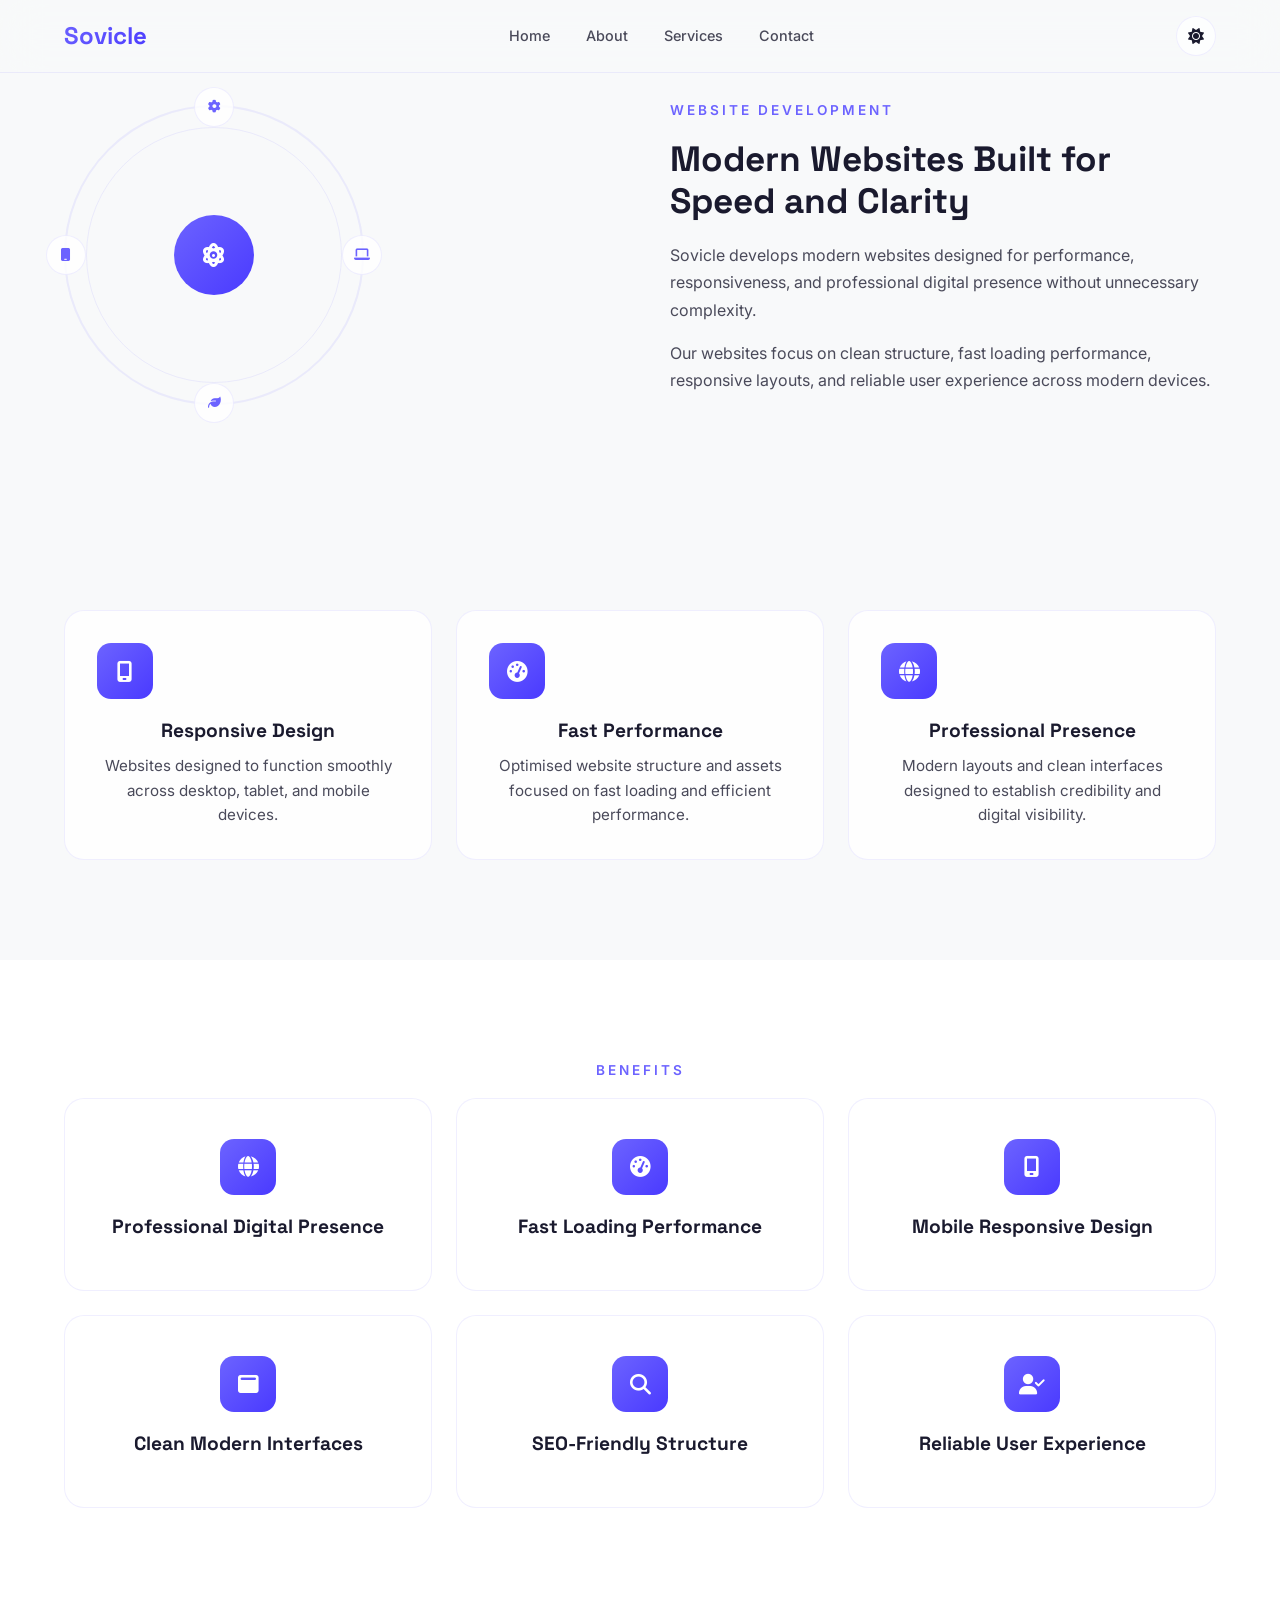
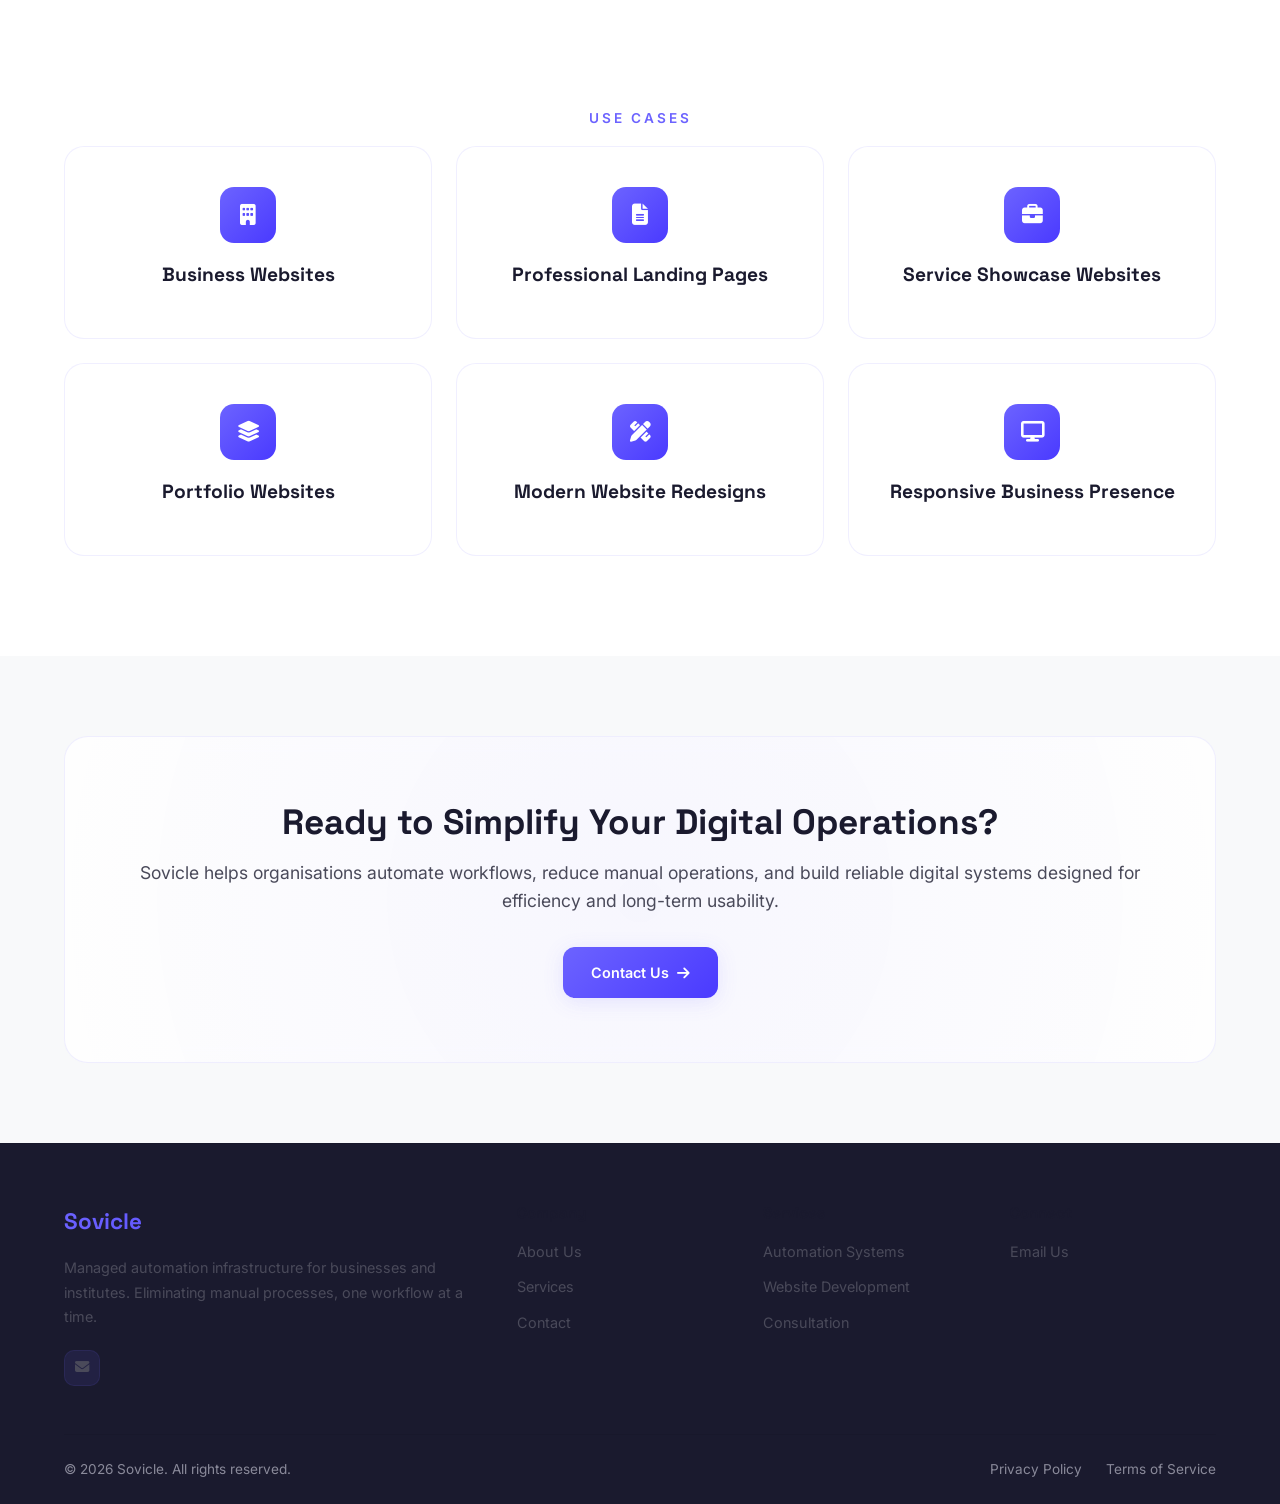
<file: website-developement.html>
<!DOCTYPE html>
<html lang="en">
<head>
  <meta charset="UTF-8">
  <meta name="viewport" content="width=device-width, initial-scale=1.0">
  <meta name="description" content="Sovicle - Pioneering digital sovereignty, automation, and intelligent systems for the future of technology.">
  <meta name="keywords" content="Sovicle, digital sovereignty, automation, intelligent systems, future technology">
  <title>Website Development - Sovicle</title>
  <link rel="stylesheet" href="https://cdnjs.cloudflare.com/ajax/libs/font-awesome/6.5.2/css/all.min.css">
  <link rel="stylesheet" href="style.css">
  <link rel="icon" type="image/png" href="favicon.png">
</head>
<body>
  <!-- Navbar -->
  <nav class="navbar">
    <div class="container">
      <a href="index" class="nav-brand">Sovicle</a>
      <div class="nav-links">
        <a href="index">Home</a>
        <a href="about">About</a>
        <a href="services">Services</a>
        <a href="contact">Contact</a>
      </div>
      <div class="nav-actions">
        <button class="theme-toggle" aria-label="Toggle theme">
          <i class="fas fa-moon"></i>
          <i class="fas fa-sun"></i>
        </button>
        <div class="hamburger" aria-label="Menu">
          <span></span>
          <span></span>
          <span></span>
        </div>
      </div>
    </div>
  </nav>

    <!-- About -->
  <section class="section">
    <div class="container">
      <div class="about-grid reveal">
        <div class="ecosystem-circle">
          <div class="ecosystem-center"><i class="fas fa-atom"></i></div>
          <div class="ecosystem-node"><i class="fas fa-cog"></i></div>
          <div class="ecosystem-node"><i class="fas fa-laptop"></i></div>
          <div class="ecosystem-node"><i class="fas fa-leaf"></i></div>
          <div class="ecosystem-node"><i class="fas fa-mobile"></i></div>
        </div>
        <div class="about-text">
          <span class="section-label">Website Development</span>
          <h2>Modern Websites Built for Speed and Clarity</h2>
          <p>Sovicle develops modern websites designed for performance, responsiveness, and professional digital presence without unnecessary complexity.</p>
          <p>Our websites focus on clean structure, fast loading performance, responsive layouts, and reliable user experience across modern devices.</p>
        </div>
      </div>
    </div>
  </section>

<!-- Cards -->
  <section class="section">
    <div class="container text-center">
      <div class="grid-3">
        <div class="card reveal">
          <div class="card-icon"><i class="fas fa-mobile-screen"></i></div>
          <h3>Responsive Design</h3>
          <p>Websites designed to function smoothly across desktop, tablet, and mobile devices.</p>
        </div>
        <div class="card reveal">
          <div class="card-icon"><i class="fas fa-gauge-high"></i></div>
          <h3>Fast Performance</h3>
          <p>Optimised website structure and assets focused on fast loading and efficient performance.</p>
        </div>
        <div class="card reveal">
          <div class="card-icon"><i class="fas fa-globe"></i></div>
          <h3>Professional Presence</h3>
          <p>Modern layouts and clean interfaces designed to establish credibility and digital visibility.</p>
        </div>
      </div>
    </div>
  </section>


<!-- Benefits -->
  <section class="section" style="background: var(--bg-secondary);">
    <div class="container text-center">
      <span class="section-label reveal">Benefits</span>
      <div class="vision-cards">
        <div class="card vision-card reveal">
          <div class="card-icon"><i class="fas fa-globe"></i></div>
          <h3>Professional Digital Presence</h3>
        </div>
        <div class="card vision-card reveal">
          <div class="card-icon"><i class="fas fa-gauge-high"></i></div>
          <h3>Fast Loading Performance</h3>
        </div>
        <div class="card vision-card reveal">
          <div class="card-icon"><i class="fas fa-mobile-screen"></i></div>
          <h3>Mobile Responsive Design</h3>
        </div>
        <div class="card vision-card reveal">
          <div class="card-icon"><i class="fas fa-window-maximize"></i></div>
          <h3>Clean Modern Interfaces</h3>
        </div>
        <div class="card vision-card reveal">
          <div class="card-icon"><i class="fas fa-magnifying-glass"></i></div>
          <h3>SEO-Friendly Structure</h3>
        </div>
        <div class="card vision-card reveal">
          <div class="card-icon"><i class="fas fa-user-check"></i></div>
          <h3>Reliable User Experience</h3>
        </div>
      </div>
    </div>
  </section>

<!-- Use Cases -->
  <section class="section" style="background: var(--bg-secondary);">
    <div class="container text-center">
      <span class="section-label reveal">Use Cases</span>
      <div class="vision-cards">
        <div class="card vision-card reveal">
          <div class="card-icon"><i class="fas fa-building"></i></div>
          <h3>Business Websites</h3>
        </div>
        <div class="card vision-card reveal">
          <div class="card-icon"><i class="fas fa-file-lines"></i></div>
          <h3>Professional Landing Pages</h3>
        </div>
        <div class="card vision-card reveal">
          <div class="card-icon"><i class="fas fa-briefcase"></i></div>
          <h3>Service Showcase Websites</h3>
        </div>
        <div class="card vision-card reveal">
          <div class="card-icon"><i class="fas fa-layer-group"></i></div>
          <h3>Portfolio Websites</h3>
        </div>
        <div class="card vision-card reveal">
          <div class="card-icon"><i class="fas fa-pen-ruler"></i></div>
          <h3>Modern Website Redesigns</h3>
        </div>
        <div class="card vision-card reveal">
          <div class="card-icon"><i class="fas fa-display"></i></div>
          <h3>Responsive Business Presence</h3>
        </div>
      </div>
    </div>
  </section>

  <!-- CTA Section -->
  <section class="section cta-section">
    <div class="container">
      <div class="cta-box reveal">
        <h2>Ready to Simplify Your Digital Operations?</h2>
        <p>Sovicle helps organisations automate workflows, reduce manual operations, and build reliable digital systems designed for efficiency and long-term usability.</p>
        <a href="contact" class="btn btn-primary">Contact Us <i class="fas fa-arrow-right"></i></a>
      </div>
    </div>
  </section>

  <!-- Footer -->
  <footer class="footer">
    <div class="container">
      <div class="footer-grid">
        <div>
          <div class="footer-brand">Sovicle</div>
          <p class="footer-desc">Managed automation infrastructure for businesses and institutes. Eliminating manual processes, one workflow at a time.</p>
          <div class="footer-social">
            <a href="mailto:soviclehq@gmail.com" aria-label="Email"><i class="fas fa-envelope"></i></a>
          </div>
        </div>
        <div class="footer-column">
          <h4>Company</h4>
          <ul>
            <li><a href="about">About Us</a></li>
            <li><a href="services">Services</a></li>
            <li><a href="contact">Contact</a></li>
          </ul>
        </div>
        <div class="footer-column">
          <h4>Services</h4>
          <ul>
            <li><a href="services">Automation Systems</a></li>
            <li><a href="services">Website Development</a></li>
            <li><a href="services">Consultation</a></li>
          </ul>
        </div>
        <div class="footer-column">
          <h4>Connect</h4>
          <ul>
            <li><a href="mailto:soviclehq@gmail.com">Email Us</a></li>
          </ul>
        </div>
      </div>
      <div class="footer-bottom">
        <p>&copy; 2026 Sovicle. All rights reserved.</p>
        <div class="footer-bottom-links">
          <a href="privacy-policy">Privacy Policy</a>
          <a href="terms">Terms of Service</a>
        </div>
      </div>
    </div>
  </footer>

  <script src="script.js"></script>
</body>
</html>
</file>
<file: style.css>
/* ============================================
   SOVICLE - Futuristic Technology Website
   Style System
   ============================================ */

/* Google Fonts */
@import url('https://fonts.googleapis.com/css2?family=Inter:wght@300;400;500;600;700;800&family=Space+Grotesk:wght@400;500;600;700&display=swap');

/* ============================================
   CSS Custom Properties (Theme System)
   ============================================ */
:root {
  /* Dark Theme (Default) */
  --bg-primary: #0a0a0f;
  --bg-secondary: #12121a;
  --bg-card: rgba(26, 26, 46, 0.6);
  --bg-glass: rgba(26, 26, 46, 0.4);
  --border-glass: rgba(108, 99, 255, 0.15);
  --text-primary: #ffffff;
  --text-secondary: #a0a0b0;
  --text-muted: #6a6a7a;
  --accent-primary: #6c63ff;
  --accent-secondary: #00d4ff;
  --accent-gradient: linear-gradient(135deg, #6c63ff, #00d4ff);
  --accent-glow: rgba(108, 99, 255, 0.3);
  --shadow-card: 0 8px 32px rgba(0, 0, 0, 0.3);
  --shadow-glow: 0 0 30px rgba(108, 99, 255, 0.15);
  --navbar-bg: rgba(10, 10, 15, 0.8);
  --footer-bg: #08080d;
  --input-bg: rgba(26, 26, 46, 0.8);
  --input-border: rgba(108, 99, 255, 0.2);
  --divider: rgba(255, 255, 255, 0.05);
}

[data-theme="light"] {
  --bg-primary: #f8f9fa;
  --bg-secondary: #ffffff;
  --bg-card: rgba(255, 255, 255, 0.8);
  --bg-glass: rgba(255, 255, 255, 0.6);
  --border-glass: rgba(108, 99, 255, 0.1);
  --text-primary: #1a1a2e;
  --text-secondary: #4a4a5a;
  --text-muted: #8a8a9a;
  --accent-primary: #6c63ff;
  --accent-secondary: #4a3aff;
  --accent-gradient: linear-gradient(135deg, #6c63ff, #4a3aff);
  --accent-glow: rgba(108, 99, 255, 0.15);
  --shadow-card: 0 8px 32px rgba(0, 0, 0, 0.08);
  --shadow-glow: 0 0 30px rgba(108, 99, 255, 0.08);
  --navbar-bg: rgba(248, 249, 250, 0.85);
  --footer-bg: #1a1a2e;
  --input-bg: rgba(255, 255, 255, 0.9);
  --input-border: rgba(108, 99, 255, 0.15);
  --divider: rgba(0, 0, 0, 0.06);
}

/* ============================================
   Reset & Base
   ============================================ */
*, *::before, *::after {
  margin: 0;
  padding: 0;
  box-sizing: border-box;
}

html {
  scroll-behavior: smooth;
  font-size: 16px;
}

body {
  font-family: 'Inter', -apple-system, BlinkMacSystemFont, sans-serif;
  background-color: var(--bg-primary);
  color: var(--text-primary);
  line-height: 1.6;
  overflow-x: hidden;
  transition: background-color 0.4s ease, color 0.4s ease;
}

h1, h2, h3, h4, h5, h6 {
  font-family: 'Space Grotesk', sans-serif;
  font-weight: 700;
  line-height: 1.2;
}

a {
  text-decoration: none;
  color: inherit;
  transition: color 0.3s ease;
}

img {
  max-width: 100%;
  height: auto;
}

ul {
  list-style: none;
}

button {
  cursor: pointer;
  border: none;
  outline: none;
  font-family: inherit;
}

input, textarea, select {
  font-family: inherit;
  outline: none;
}

/* ============================================
   Utility Classes
   ============================================ */
.container {
  max-width: 1200px;
  margin: 0 auto;
  padding: 0 24px;
}

.section {
  padding: 100px 0;
}

.section-label {
  font-size: 0.85rem;
  font-weight: 600;
  text-transform: uppercase;
  letter-spacing: 3px;
  color: var(--accent-primary);
  margin-bottom: 16px;
  display: block;
}

.section-title {
  font-size: clamp(2rem, 4vw, 3rem);
  margin-bottom: 20px;
  background: var(--accent-gradient);
  -webkit-background-clip: text;
  -webkit-text-fill-color: transparent;
  background-clip: text;
}

.section-subtitle {
  font-size: 1.1rem;
  color: var(--text-secondary);
  max-width: 600px;
  margin-bottom: 48px;
}

.text-center {
  text-align: center;
}

.text-center .section-subtitle {
  margin-left: auto;
  margin-right: auto;
}

/* ============================================
   Navbar
   ============================================ */
.navbar {
  position: fixed;
  top: 0;
  left: 0;
  right: 0;
  z-index: 1000;
  padding: 16px 0;
  background: var(--navbar-bg);
  backdrop-filter: blur(20px);
  -webkit-backdrop-filter: blur(20px);
  border-bottom: 1px solid var(--border-glass);
  transition: all 0.3s ease;
}

.navbar.scrolled {
  padding: 10px 0;
  box-shadow: var(--shadow-card);
}

.navbar .container {
  display: flex;
  align-items: center;
  justify-content: space-between;
}

.nav-brand {
  font-family: 'Space Grotesk', sans-serif;
  font-size: 1.5rem;
  font-weight: 700;
  background: var(--accent-gradient);
  -webkit-background-clip: text;
  -webkit-text-fill-color: transparent;
  background-clip: text;
}

.nav-links {
  display: flex;
  align-items: center;
  gap: 36px;
}

.nav-links a {
  font-size: 0.9rem;
  font-weight: 500;
  color: var(--text-secondary);
  position: relative;
  padding: 4px 0;
  transition: color 0.3s ease;
}

.nav-links a::after {
  content: '';
  position: absolute;
  bottom: -2px;
  left: 0;
  width: 0;
  height: 2px;
  background: var(--accent-gradient);
  border-radius: 2px;
  transition: width 0.3s ease;
}

.nav-links a:hover,
.nav-links a.active {
  color: var(--text-primary);
}

.nav-links a:hover::after,
.nav-links a.active::after {
  width: 100%;
}

.nav-actions {
  display: flex;
  align-items: center;
  gap: 16px;
}

/* Theme Toggle */
.theme-toggle {
  width: 40px;
  height: 40px;
  border-radius: 50%;
  background: var(--bg-card);
  border: 1px solid var(--border-glass);
  display: flex;
  align-items: center;
  justify-content: center;
  cursor: pointer;
  transition: all 0.3s ease;
  color: var(--text-primary);
  font-size: 1rem;
}

.theme-toggle:hover {
  background: var(--accent-primary);
  color: #ffffff;
  transform: scale(1.05);
  box-shadow: var(--shadow-glow);
}

.theme-toggle .fa-sun {
  display: none;
}

[data-theme="light"] .theme-toggle .fa-sun {
  display: block;
}

[data-theme="light"] .theme-toggle .fa-moon {
  display: none;
}

/* Hamburger Menu */
.hamburger {
  display: none;
  flex-direction: column;
  gap: 5px;
  cursor: pointer;
  padding: 8px;
  z-index: 1001;
}

.hamburger span {
  width: 24px;
  height: 2px;
  background: var(--text-primary);
  border-radius: 2px;
  transition: all 0.3s ease;
}

.hamburger.active span:nth-child(1) {
  transform: rotate(45deg) translate(5px, 5px);
}

.hamburger.active span:nth-child(2) {
  opacity: 0;
}

.hamburger.active span:nth-child(3) {
  transform: rotate(-45deg) translate(5px, -5px);
}

/* Mobile Nav */
@media (max-width: 768px) {
  .hamburger {
    display: flex;
  }

  .nav-links {
    position: fixed;
    top: 0;
    right: -100%;
    width: 280px;
    height: 100vh;
    background: var(--bg-secondary);
    flex-direction: column;
    justify-content: center;
    gap: 32px;
    padding: 40px;
    transition: right 0.4s ease;
    border-left: 1px solid var(--border-glass);
  }

  .nav-links.active {
    right: 0;
  }

  .nav-links a {
    font-size: 1.1rem;
  }

  .nav-actions {
    gap: 12px;
  }
}

/* ============================================
   Hero Section
   ============================================ */
.hero {
  min-height: 100vh;
  display: flex;
  align-items: center;
  position: relative;
  overflow: hidden;
  padding-top: 80px;
}

.hero-bg {
  position: absolute;
  inset: 0;
  z-index: 0;
}

.hero-gradient-1 {
  position: absolute;
  top: -20%;
  right: -10%;
  width: 600px;
  height: 600px;
  background: radial-gradient(circle, rgba(108, 99, 255, 0.15) 0%, transparent 70%);
  border-radius: 50%;
  animation: floatBlob 8s ease-in-out infinite;
}

.hero-gradient-2 {
  position: absolute;
  bottom: -20%;
  left: -10%;
  width: 500px;
  height: 500px;
  background: radial-gradient(circle, rgba(0, 212, 255, 0.1) 0%, transparent 70%);
  border-radius: 50%;
  animation: floatBlob 10s ease-in-out infinite reverse;
}

.hero-gradient-3 {
  position: absolute;
  top: 40%;
  left: 50%;
  width: 400px;
  height: 400px;
  background: radial-gradient(circle, rgba(108, 99, 255, 0.08) 0%, transparent 70%);
  border-radius: 50%;
  animation: floatBlob 12s ease-in-out infinite;
}

#particles-canvas {
  position: absolute;
  inset: 0;
  width: 100%;
  height: 100%;
  pointer-events: none;
}

@keyframes floatBlob {
  0%, 100% { transform: translate(0, 0) scale(1); }
  33% { transform: translate(30px, -30px) scale(1.05); }
  66% { transform: translate(-20px, 20px) scale(0.95); }
}

.hero-content {
  position: relative;
  z-index: 1;
  max-width: 800px;
}

.hero-label {
  display: inline-flex;
  align-items: center;
  gap: 8px;
  padding: 8px 16px;
  background: var(--bg-card);
  border: 1px solid var(--border-glass);
  border-radius: 100px;
  font-size: 0.8rem;
  font-weight: 500;
  color: var(--accent-secondary);
  margin-bottom: 24px;
  backdrop-filter: blur(10px);
}

.hero-label .dot {
  width: 6px;
  height: 6px;
  background: var(--accent-secondary);
  border-radius: 50%;
  animation: pulse 2s ease-in-out infinite;
}

@keyframes pulse {
  0%, 100% { opacity: 1; }
  50% { opacity: 0.4; }
}

.hero h1 {
  font-size: clamp(2.5rem, 6vw, 4.5rem);
  margin-bottom: 24px;
  line-height: 1.1;
}

.hero h1 .gradient-text {
  background: var(--accent-gradient);
  -webkit-background-clip: text;
  -webkit-text-fill-color: transparent;
  background-clip: text;
}

.hero-description {
  font-size: 1.15rem;
  color: var(--text-secondary);
  max-width: 580px;
  margin-bottom: 40px;
  line-height: 1.7;
}

.hero-buttons {
  display: flex;
  gap: 16px;
  flex-wrap: wrap;
}

/* ============================================
   Buttons
   ============================================ */
.btn {
  display: inline-flex;
  align-items: center;
  gap: 8px;
  padding: 14px 28px;
  border-radius: 12px;
  font-size: 0.9rem;
  font-weight: 600;
  transition: all 0.3s ease;
}

.btn-primary {
  background: var(--accent-gradient);
  color: #ffffff;
  box-shadow: 0 4px 20px var(--accent-glow);
}

.btn-primary:hover {
  transform: translateY(-2px);
  box-shadow: 0 8px 30px var(--accent-glow);
}

.btn-secondary {
  background: var(--bg-card);
  color: var(--text-primary);
  border: 1px solid var(--border-glass);
  backdrop-filter: blur(10px);
}

.btn-secondary:hover {
  background: var(--accent-primary);
  color: #ffffff;
  border-color: var(--accent-primary);
  transform: translateY(-2px);
}

/* ============================================
   Cards
   ============================================ */
.card {
  background: var(--bg-card);
  border: 1px solid var(--border-glass);
  border-radius: 20px;
  padding: 32px;
  backdrop-filter: blur(10px);
  transition: all 0.4s ease;
}

.card:hover {
  transform: translateY(-4px);
  box-shadow: var(--shadow-glow);
  border-color: var(--accent-primary);
}

.card-icon {
  width: 56px;
  height: 56px;
  border-radius: 14px;
  background: var(--accent-gradient);
  display: flex;
  align-items: center;
  justify-content: center;
  font-size: 1.3rem;
  color: #ffffff;
  margin-bottom: 20px;
}

.card h3 {
  font-size: 1.2rem;
  margin-bottom: 12px;
}

.card p {
  color: var(--text-secondary);
  font-size: 0.95rem;
  line-height: 1.6;
}

/* ============================================
   Grid Layouts
   ============================================ */
.grid-2 {
  display: grid;
  grid-template-columns: repeat(2, 1fr);
  gap: 24px;
}

.grid-3 {
  display: grid;
  grid-template-columns: repeat(3, 1fr);
  gap: 24px;
}

.grid-4 {
  display: grid;
  grid-template-columns: repeat(4, 1fr);
  gap: 24px;
}

@media (max-width: 992px) {
  .grid-3, .grid-4 {
    grid-template-columns: repeat(2, 1fr);
  }
}

@media (max-width: 768px) {
  .grid-2, .grid-3, .grid-4 {
    grid-template-columns: 1fr;
  }
}

/* ============================================
   About Section (Homepage)
   ============================================ */
.about-grid {
  display: grid;
  grid-template-columns: 1fr 1fr;
  gap: 60px;
  align-items: center;
}

.about-visual {
  position: relative;
  height: 400px;
  border-radius: 24px;
  overflow: hidden;
  background: var(--bg-card);
  border: 1px solid var(--border-glass);
  display: flex;
  align-items: center;
  justify-content: center;
}

.about-visual-inner {
  width: 200px;
  height: 200px;
  border-radius: 50%;
  background: var(--accent-gradient);
  opacity: 0.3;
  animation: floatBlob 6s ease-in-out infinite;
}

.about-text h2 {
  font-size: 2.2rem;
  margin-bottom: 20px;
}

.about-text p {
  color: var(--text-secondary);
  margin-bottom: 16px;
  line-height: 1.7;
}

@media (max-width: 768px) {
  .about-grid {
    grid-template-columns: 1fr;
    gap: 40px;
  }

  .about-visual {
    height: 250px;
  }
}

/* ============================================
   Vision Section
   ============================================ */
.vision-cards {
  display: grid;
  grid-template-columns: repeat(3, 1fr);
  gap: 24px;
}

.vision-card {
  text-align: center;
  padding: 40px 24px;
}

.vision-card .card-icon {
  margin: 0 auto 20px;
}

@media (max-width: 768px) {
  .vision-cards {
    grid-template-columns: 1fr;
  }
}

/* ============================================
   Stats Section
   ============================================ */
.stats-grid {
  display: grid;
  grid-template-columns: repeat(4, 1fr);
  gap: 24px;
}

.stat-card {
  text-align: center;
  padding: 32px 16px;
}

.stat-number {
  font-family: 'Space Grotesk', sans-serif;
  font-size: 2.5rem;
  font-weight: 700;
  background: var(--accent-gradient);
  -webkit-background-clip: text;
  -webkit-text-fill-color: transparent;
  background-clip: text;
  margin-bottom: 8px;
}

.stat-label {
  color: var(--text-secondary);
  font-size: 0.9rem;
}

@media (max-width: 768px) {
  .stats-grid {
    grid-template-columns: repeat(2, 1fr);
  }
}

/* ============================================
   CTA Section
   ============================================ */
.cta-section {
  text-align: center;
  padding: 80px 0;
}

.cta-box {
  background: var(--bg-card);
  border: 1px solid var(--border-glass);
  border-radius: 24px;
  padding: 64px 40px;
  backdrop-filter: blur(10px);
  position: relative;
  overflow: hidden;
}

.cta-box::before {
  content: '';
  position: absolute;
  top: -50%;
  left: -50%;
  width: 200%;
  height: 200%;
  background: radial-gradient(circle at center, rgba(108, 99, 255, 0.05) 0%, transparent 50%);
  animation: rotateBg 20s linear infinite;
}

@keyframes rotateBg {
  from { transform: rotate(0deg); }
  to { transform: rotate(360deg); }
}

.cta-box h2 {
  font-size: 2.2rem;
  margin-bottom: 16px;
  position: relative;
}

.cta-box p {
  color: var(--text-secondary);
  margin-bottom: 32px;
  font-size: 1.1rem;
  position: relative;
}

.cta-box .btn {
  position: relative;
}

/* ============================================
   Footer
   ============================================ */
.footer {
  background: var(--footer-bg);
  padding: 60px 0 24px;
  border-top: 1px solid var(--divider);
}

.footer-grid {
  display: grid;
  grid-template-columns: 2fr 1fr 1fr 1fr;
  gap: 40px;
  margin-bottom: 48px;
}

.footer-brand {
  font-family: 'Space Grotesk', sans-serif;
  font-size: 1.4rem;
  font-weight: 700;
  background: var(--accent-gradient);
  -webkit-background-clip: text;
  -webkit-text-fill-color: transparent;
  background-clip: text;
  margin-bottom: 16px;
}

.footer-desc {
  color: var(--text-secondary);
  font-size: 0.9rem;
  line-height: 1.7;
  margin-bottom: 20px;
}

.footer-social {
  display: flex;
  gap: 12px;
}

.footer-social a {
  width: 36px;
  height: 36px;
  border-radius: 10px;
  background: rgba(108, 99, 255, 0.1);
  border: 1px solid var(--border-glass);
  display: flex;
  align-items: center;
  justify-content: center;
  color: var(--text-secondary);
  font-size: 0.9rem;
  transition: all 0.3s ease;
}

.footer-social a:hover {
  background: var(--accent-primary);
  color: #ffffff;
  transform: translateY(-2px);
}

.footer-column h4 {
  font-size: 0.95rem;
  margin-bottom: 16px;
  color: var(--text-primary);
}

.footer-column ul li {
  margin-bottom: 10px;
}

.footer-column ul li a {
  color: var(--text-secondary);
  font-size: 0.9rem;
  transition: color 0.3s ease;
}

.footer-column ul li a:hover {
  color: var(--accent-primary);
}

.footer-bottom {
  padding-top: 24px;
  border-top: 1px solid var(--divider);
  display: flex;
  justify-content: space-between;
  align-items: center;
  flex-wrap: wrap;
  gap: 16px;
}

.footer-bottom p {
  color: var(--text-muted);
  font-size: 0.85rem;
}

.footer-bottom-links {
  display: flex;
  gap: 24px;
}

.footer-bottom-links a {
  color: var(--text-muted);
  font-size: 0.85rem;
}

.footer-bottom-links a:hover {
  color: var(--accent-primary);
}

@media (max-width: 768px) {
  .footer-grid {
    grid-template-columns: 1fr;
    gap: 32px;
  }

  .footer-bottom {
    flex-direction: column;
    text-align: center;
  }
}

/* ============================================
   About Page
   ============================================ */
.page-hero {
  padding: 160px 0 80px;
  text-align: center;
  position: relative;
  overflow: hidden;
}

.page-hero::before {
  content: '';
  position: absolute;
  top: 0;
  left: 50%;
  transform: translateX(-50%);
  width: 800px;
  height: 400px;
  background: radial-gradient(ellipse, rgba(108, 99, 255, 0.1) 0%, transparent 70%);
  pointer-events: none;
}

.page-hero h1 {
  font-size: clamp(2.2rem, 5vw, 3.5rem);
  margin-bottom: 16px;
}

.page-hero p {
  color: var(--text-secondary);
  font-size: 1.1rem;
  max-width: 600px;
  margin: 0 auto;
}

/* Timeline */
.timeline {
  position: relative;
  padding: 40px 0;
}

.timeline::before {
  content: '';
  position: absolute;
  left: 50%;
  top: 0;
  bottom: 0;
  width: 2px;
  background: var(--border-glass);
  transform: translateX(-50%);
}

.timeline-item {
  display: flex;
  align-items: center;
  margin-bottom: 48px;
  position: relative;
}

.timeline-item:nth-child(odd) {
  flex-direction: row-reverse;
}

.timeline-dot {
  position: absolute;
  left: 50%;
  transform: translateX(-50%);
  width: 16px;
  height: 16px;
  border-radius: 50%;
  background: var(--accent-gradient);
  border: 3px solid var(--bg-primary);
  z-index: 2;
}

.timeline-content {
  width: 45%;
  padding: 24px;
  background: var(--bg-card);
  border: 1px solid var(--border-glass);
  border-radius: 16px;
  backdrop-filter: blur(10px);
}

.timeline-year {
  font-family: 'Space Grotesk', sans-serif;
  font-size: 0.85rem;
  font-weight: 600;
  color: var(--accent-primary);
  margin-bottom: 8px;
}

.timeline-content h3 {
  font-size: 1.1rem;
  margin-bottom: 8px;
}

.timeline-content p {
  color: var(--text-secondary);
  font-size: 0.9rem;
}

@media (max-width: 768px) {
  .timeline::before {
    left: 20px;
  }

  .timeline-item,
  .timeline-item:nth-child(odd) {
    flex-direction: row;
    padding-left: 50px;
  }

  .timeline-dot {
    left: 20px;
  }

  .timeline-content {
    width: 100%;
  }
}

/* ============================================
   Services Page
   ============================================ */
.services-grid {
  display: grid;
  grid-template-columns: repeat(auto-fit, minmax(320px, 1fr));
  gap: 24px;
}

.service-card {
  padding: 40px 32px;
  position: relative;
  overflow: hidden;
}

.service-card::before {
  content: '';
  position: absolute;
  top: 0;
  left: 0;
  right: 0;
  height: 3px;
  background: var(--accent-gradient);
  opacity: 0;
  transition: opacity 0.3s ease;
}

.service-card:hover::before {
  opacity: 1;
}

.service-card .card-icon {
  width: 64px;
  height: 64px;
  font-size: 1.5rem;
}

.service-card h3 {
  font-size: 1.3rem;
  margin-bottom: 12px;
}

.service-card p {
  margin-bottom: 20px;
}

.service-link {
  display: inline-flex;
  align-items: center;
  gap: 6px;
  color: var(--accent-primary);
  font-size: 0.9rem;
  font-weight: 500;
  transition: gap 0.3s ease;
}

.service-link:hover {
  gap: 10px;
}

/* ============================================
   Contact Page
   ============================================ */
.contact-grid {
  display: grid;
  grid-template-columns: 1fr 1fr;
  gap: 48px;
  align-items: start;
}

.contact-form {
  background: var(--bg-card);
  border: 1px solid var(--border-glass);
  border-radius: 20px;
  padding: 40px;
  backdrop-filter: blur(10px);
}

.form-group {
  margin-bottom: 24px;
}

.form-group label {
  display: block;
  font-size: 0.9rem;
  font-weight: 500;
  color: var(--text-primary);
  margin-bottom: 8px;
}

.form-group input,
.form-group select,
.form-group textarea {
  width: 100%;
  padding: 14px 18px;
  background: var(--input-bg);
  border: 1px solid var(--input-border);
  border-radius: 12px;
  color: var(--text-primary);
  font-size: 0.95rem;
  transition: all 0.3s ease;
}

.form-group input:focus,
.form-group select:focus,
.form-group textarea:focus {
  border-color: var(--accent-primary);
  box-shadow: 0 0 0 3px var(--accent-glow);
}

.form-group textarea {
  resize: vertical;
  min-height: 140px;
}

.form-group select {
  appearance: none;
  background-image: url("data:image/svg+xml,%3Csvg xmlns='http://www.w3.org/2000/svg' width='12' height='12' fill='%236c63ff' viewBox='0 0 16 16'%3E%3Cpath d='M8 11L3 6h10l-5 5z'/%3E%3C/svg%3E");
  background-repeat: no-repeat;
  background-position: right 16px center;
}

.form-error {
  color: #ff6b6b;
  font-size: 0.8rem;
  margin-top: 6px;
  display: none;
}

.form-error.visible {
  display: block;
}

.form-success {
  background: rgba(0, 212, 255, 0.1);
  border: 1px solid rgba(0, 212, 255, 0.3);
  border-radius: 12px;
  padding: 16px;
  color: var(--accent-secondary);
  text-align: center;
  display: none;
  margin-top: 16px;
}

.form-success.visible {
  display: block;
}

.contact-info {
  display: flex;
  flex-direction: column;
  gap: 24px;
}

.contact-card {
  display: flex;
  align-items: flex-start;
  gap: 16px;
  padding: 24px;
}

.contact-card-icon {
  width: 48px;
  height: 48px;
  border-radius: 12px;
  background: var(--accent-gradient);
  display: flex;
  align-items: center;
  justify-content: center;
  color: #ffffff;
  font-size: 1.1rem;
  flex-shrink: 0;
}

.contact-card h4 {
  font-size: 1rem;
  margin-bottom: 4px;
}

.contact-card p {
  color: var(--text-secondary);
  font-size: 0.9rem;
}

@media (max-width: 768px) {
  .contact-grid {
    grid-template-columns: 1fr;
  }
}

/* ============================================
   Privacy Policy Page
   ============================================ */
.privacy-content {
  max-width: 800px;
  margin: 0 auto;
}

.privacy-content h2 {
  font-size: 1.5rem;
  margin-top: 48px;
  margin-bottom: 16px;
  color: var(--text-primary);
}

.privacy-content h3 {
  font-size: 1.2rem;
  margin-top: 32px;
  margin-bottom: 12px;
}

.privacy-content p {
  color: var(--text-secondary);
  margin-bottom: 16px;
  line-height: 1.8;
}

.privacy-content ul {
  padding-left: 24px;
  margin-bottom: 16px;
}

.privacy-content ul li {
  color: var(--text-secondary);
  margin-bottom: 8px;
  position: relative;
  padding-left: 16px;
  list-style: none;
}

.privacy-content ul li::before {
  content: '';
  position: absolute;
  left: 0;
  top: 10px;
  width: 6px;
  height: 6px;
  border-radius: 50%;
  background: var(--accent-primary);
}

.privacy-content .last-updated {
  color: var(--text-muted);
  font-size: 0.9rem;
  font-style: italic;
  margin-bottom: 32px;
}

/* ============================================
   Scroll Reveal Animation
   ============================================ */
.reveal {
  opacity: 0;
  transform: translateY(30px);
  transition: all 0.6s ease;
}

.reveal.visible {
  opacity: 1;
  transform: translateY(0);
}

/* ============================================
   Ecosystem Section
   ============================================ */
.ecosystem-visual {
  display: flex;
  justify-content: center;
  align-items: center;
  padding: 40px 0;
}

.ecosystem-circle {
  width: 300px;
  height: 300px;
  border-radius: 50%;
  border: 2px solid var(--border-glass);
  display: flex;
  align-items: center;
  justify-content: center;
  position: relative;
  animation: rotate 30s linear infinite;
}

.ecosystem-circle::before {
  content: '';
  position: absolute;
  inset: 20px;
  border-radius: 50%;
  border: 1px solid var(--border-glass);
}

.ecosystem-center {
  width: 80px;
  height: 80px;
  border-radius: 50%;
  background: var(--accent-gradient);
  display: flex;
  align-items: center;
  justify-content: center;
  font-size: 1.5rem;
  color: #ffffff;
  animation: rotate 30s linear infinite reverse;
}

.ecosystem-node {
  position: absolute;
  width: 40px;
  height: 40px;
  border-radius: 50%;
  background: var(--bg-card);
  border: 1px solid var(--border-glass);
  display: flex;
  align-items: center;
  justify-content: center;
  font-size: 0.8rem;
  color: var(--accent-primary);
  animation: rotate 30s linear infinite reverse;
}

.ecosystem-node:nth-child(2) { top: 0; left: 50%; transform: translate(-50%, -50%); }
.ecosystem-node:nth-child(3) { top: 50%; right: 0; transform: translate(50%, -50%); }
.ecosystem-node:nth-child(4) { bottom: 0; left: 50%; transform: translate(-50%, 50%); }
.ecosystem-node:nth-child(5) { top: 50%; left: 0; transform: translate(-50%, -50%); }

@keyframes rotate {
  from { transform: rotate(0deg); }
  to { transform: rotate(360deg); }
}

/* ============================================
   Responsive Adjustments
   ============================================ */
@media (max-width: 480px) {
  .section {
    padding: 60px 0;
  }

  .hero h1 {
    font-size: 2rem;
  }

  .hero-description {
    font-size: 1rem;
  }

  .btn {
    padding: 12px 22px;
    font-size: 0.85rem;
  }

  .stat-number {
    font-size: 2rem;
  }

  .cta-box {
    padding: 40px 24px;
  }

  .contact-form {
    padding: 24px;
  }
}
</file>
